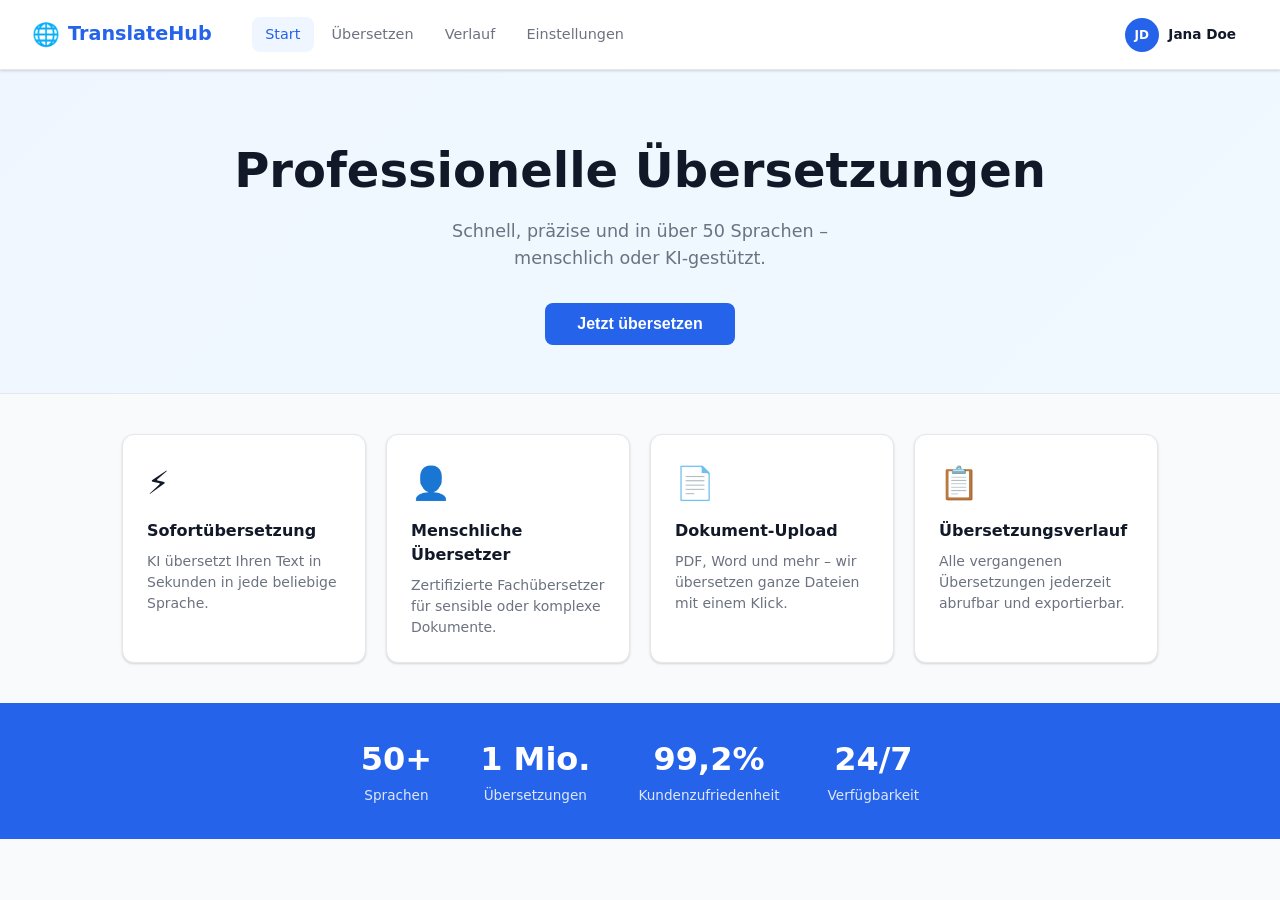
<file: index.html>
<!DOCTYPE html>
<html lang="de">
<head>
  <meta charset="UTF-8" />
  <meta name="viewport" content="width=device-width, initial-scale=1.0" />
  <title>TranslateHub – Übersetzungsdienst</title>
  <link rel="stylesheet" href="styles.css" />
</head>
<body>

  <!-- ===== NAVIGATION ===== -->
  <nav class="navbar">
    <div class="nav-brand" onclick="showScreen('home')">
      <span class="logo-icon">🌐</span>
      <span class="logo-text">TranslateHub</span>
    </div>
    <div class="nav-links">
      <a onclick="showScreen('home')" class="nav-link active" id="nav-home">Start</a>
      <a onclick="showScreen('translate')" class="nav-link" id="nav-translate">Übersetzen</a>
      <a onclick="showScreen('history')" class="nav-link" id="nav-history">Verlauf</a>
      <a onclick="showScreen('settings')" class="nav-link" id="nav-settings">Einstellungen</a>
    </div>
    <div class="nav-user" onclick="showScreen('profile')">
      <div class="avatar">JD</div>
      <span class="user-name">Jana Doe</span>
    </div>
  </nav>

  <!-- ===== SCREEN: HOME ===== -->
  <div id="screen-home" class="screen active">
    <section class="hero">
      <h1>Professionelle Übersetzungen</h1>
      <p class="hero-sub">Schnell, präzise und in über 50 Sprachen – menschlich oder KI-gestützt.</p>
      <button class="btn btn-primary btn-large" onclick="showScreen('translate')">
        Jetzt übersetzen
      </button>
    </section>

    <section class="features">
      <div class="feature-card" onclick="showScreen('translate')">
        <div class="feature-icon">⚡</div>
        <h3>Sofortübersetzung</h3>
        <p>KI übersetzt Ihren Text in Sekunden in jede beliebige Sprache.</p>
      </div>
      <div class="feature-card" onclick="showModal('modal-human')">
        <div class="feature-icon">👤</div>
        <h3>Menschliche Übersetzer</h3>
        <p>Zertifizierte Fachübersetzer für sensible oder komplexe Dokumente.</p>
      </div>
      <div class="feature-card" onclick="showModal('modal-file')">
        <div class="feature-icon">📄</div>
        <h3>Dokument-Upload</h3>
        <p>PDF, Word und mehr – wir übersetzen ganze Dateien mit einem Klick.</p>
      </div>
      <div class="feature-card" onclick="showScreen('history')">
        <div class="feature-icon">📋</div>
        <h3>Übersetzungsverlauf</h3>
        <p>Alle vergangenen Übersetzungen jederzeit abrufbar und exportierbar.</p>
      </div>
    </section>

    <section class="stats-bar">
      <div class="stat"><span class="stat-num">50+</span><span class="stat-label">Sprachen</span></div>
      <div class="stat"><span class="stat-num">1 Mio.</span><span class="stat-label">Übersetzungen</span></div>
      <div class="stat"><span class="stat-num">99,2%</span><span class="stat-label">Kundenzufriedenheit</span></div>
      <div class="stat"><span class="stat-num">24/7</span><span class="stat-label">Verfügbarkeit</span></div>
    </section>
  </div>

  <!-- ===== SCREEN: TRANSLATE ===== -->
  <div id="screen-translate" class="screen">
    <div class="translate-container">
      <h2 class="page-title">Übersetzen</h2>

      <div class="mode-tabs">
        <button class="mode-tab active" onclick="setMode('text', this)">Text</button>
        <button class="mode-tab" onclick="setMode('file', this)">Datei</button>
        <button class="mode-tab" onclick="setMode('website', this)">Website</button>
      </div>

      <!-- Text Mode -->
      <div id="mode-text" class="mode-panel">
        <div class="lang-bar">
          <div class="lang-select-wrap">
            <label>Ausgangssprache</label>
            <select id="src-lang" class="lang-select">
              <option value="auto">Automatisch erkennen</option>
              <option value="de">Deutsch</option>
              <option value="en">Englisch</option>
              <option value="fr">Französisch</option>
              <option value="es">Spanisch</option>
              <option value="it">Italienisch</option>
              <option value="pt">Portugiesisch</option>
              <option value="nl">Niederländisch</option>
              <option value="pl">Polnisch</option>
              <option value="ru">Russisch</option>
              <option value="zh">Chinesisch</option>
              <option value="ja">Japanisch</option>
              <option value="ar">Arabisch</option>
            </select>
          </div>
          <button class="swap-btn" onclick="swapLanguages()" title="Sprachen tauschen">⇄</button>
          <div class="lang-select-wrap">
            <label>Zielsprache</label>
            <select id="tgt-lang" class="lang-select">
              <option value="en">Englisch</option>
              <option value="de">Deutsch</option>
              <option value="fr">Französisch</option>
              <option value="es">Spanisch</option>
              <option value="it">Italienisch</option>
              <option value="pt">Portugiesisch</option>
              <option value="nl">Niederländisch</option>
              <option value="pl">Polnisch</option>
              <option value="ru">Russisch</option>
              <option value="zh">Chinesisch</option>
              <option value="ja">Japanisch</option>
              <option value="ar">Arabisch</option>
            </select>
          </div>
        </div>

        <div class="editor-grid">
          <div class="editor-panel">
            <textarea id="source-text" placeholder="Text hier eingeben..." oninput="updateCharCount()"></textarea>
            <div class="editor-footer">
              <span id="char-count">0 / 5000 Zeichen</span>
              <button class="icon-btn" onclick="clearSource()" title="Löschen">✕</button>
            </div>
          </div>
          <div class="editor-panel result-panel">
            <div id="result-text" class="result-text placeholder">Übersetzung erscheint hier...</div>
            <div class="editor-footer">
              <span id="detect-label"></span>
              <div class="result-actions">
                <button class="icon-btn" onclick="copyResult()" title="Kopieren">📋</button>
                <button class="icon-btn" onclick="speakResult()" title="Vorlesen">🔊</button>
                <button class="icon-btn" onclick="saveToHistory()" title="Speichern">💾</button>
              </div>
            </div>
          </div>
        </div>

        <div class="translate-actions">
          <div class="quality-toggle">
            <label class="toggle-label">
              <input type="checkbox" id="quality-check" />
              <span>Qualitätsprüfung</span>
            </label>
            <label class="toggle-label">
              <input type="checkbox" id="formal-check" />
              <span>Formell</span>
            </label>
          </div>
          <button class="btn btn-primary" onclick="translateText()">Übersetzen</button>
        </div>
      </div>

      <!-- File Mode -->
      <div id="mode-file" class="mode-panel hidden">
        <div class="upload-zone" onclick="showModal('modal-file')" id="upload-zone">
          <div class="upload-icon">📂</div>
          <p class="upload-title">Datei hier ablegen oder klicken</p>
          <p class="upload-sub">Unterstützte Formate: PDF, DOCX, PPTX, TXT (max. 50 MB)</p>
          <button class="btn btn-secondary">Datei auswählen</button>
        </div>
      </div>

      <!-- Website Mode -->
      <div id="mode-website" class="mode-panel hidden">
        <div class="url-input-wrap">
          <input type="url" id="url-input" placeholder="https://beispiel.de/seite" class="url-input" />
          <button class="btn btn-primary" onclick="showToast('Website-Übersetzung gestartet...')">Übersetzen</button>
        </div>
        <p class="url-hint">Die komplette Website wird in der Zielsprache angezeigt.</p>
      </div>
    </div>
  </div>

  <!-- ===== SCREEN: HISTORY ===== -->
  <div id="screen-history" class="screen">
    <div class="page-container">
      <div class="page-header">
        <h2 class="page-title">Übersetzungsverlauf</h2>
        <div class="header-actions">
          <input type="search" placeholder="Suchen..." class="search-input" oninput="filterHistory(this.value)" />
          <button class="btn btn-secondary btn-sm" onclick="showToast('Verlauf exportiert (CSV)')">Exportieren</button>
        </div>
      </div>

      <div class="filter-chips">
        <button class="chip active" onclick="setHistoryFilter('all', this)">Alle</button>
        <button class="chip" onclick="setHistoryFilter('text', this)">Text</button>
        <button class="chip" onclick="setHistoryFilter('file', this)">Dateien</button>
        <button class="chip" onclick="setHistoryFilter('human', this)">Menschlich</button>
      </div>

      <div id="history-list" class="history-list"></div>
    </div>
  </div>

  <!-- ===== SCREEN: SETTINGS ===== -->
  <div id="screen-settings" class="screen">
    <div class="page-container">
      <h2 class="page-title">Einstellungen</h2>

      <div class="settings-group">
        <h3>Sprache & Region</h3>
        <div class="setting-row">
          <div>
            <span class="setting-name">Standard-Ausgangssprache</span>
            <span class="setting-desc">Wird beim Start vorausgewählt</span>
          </div>
          <select class="setting-control">
            <option>Automatisch erkennen</option>
            <option>Deutsch</option>
            <option>Englisch</option>
          </select>
        </div>
        <div class="setting-row">
          <div>
            <span class="setting-name">Standard-Zielsprache</span>
          </div>
          <select class="setting-control">
            <option>Englisch</option>
            <option>Deutsch</option>
            <option>Französisch</option>
          </select>
        </div>
      </div>

      <div class="settings-group">
        <h3>Darstellung</h3>
        <div class="setting-row">
          <div>
            <span class="setting-name">Dunkelmodus</span>
            <span class="setting-desc">Dunkles Farbschema aktivieren</span>
          </div>
          <label class="switch">
            <input type="checkbox" id="dark-mode-toggle" onchange="toggleDarkMode()" />
            <span class="slider"></span>
          </label>
        </div>
        <div class="setting-row">
          <div>
            <span class="setting-name">Schriftgröße</span>
          </div>
          <select class="setting-control">
            <option>Normal</option>
            <option>Groß</option>
            <option>Sehr groß</option>
          </select>
        </div>
      </div>

      <div class="settings-group">
        <h3>Benachrichtigungen</h3>
        <div class="setting-row">
          <div>
            <span class="setting-name">E-Mail bei fertigem Auftrag</span>
          </div>
          <label class="switch">
            <input type="checkbox" checked />
            <span class="slider"></span>
          </label>
        </div>
        <div class="setting-row">
          <div>
            <span class="setting-name">Push-Benachrichtigungen</span>
          </div>
          <label class="switch">
            <input type="checkbox" />
            <span class="slider"></span>
          </label>
        </div>
      </div>

      <div class="settings-group">
        <h3>Datenschutz</h3>
        <div class="setting-row">
          <div>
            <span class="setting-name">Verlauf speichern</span>
            <span class="setting-desc">Übersetzungen lokal speichern</span>
          </div>
          <label class="switch">
            <input type="checkbox" checked />
            <span class="slider"></span>
          </label>
        </div>
        <div class="setting-row">
          <div>
            <span class="setting-name">Trainingsdaten freigeben</span>
            <span class="setting-desc">Hilft, die KI zu verbessern</span>
          </div>
          <label class="switch">
            <input type="checkbox" />
            <span class="slider"></span>
          </label>
        </div>
      </div>

      <button class="btn btn-primary" onclick="showToast('Einstellungen gespeichert')">Speichern</button>
    </div>
  </div>

  <!-- ===== SCREEN: PROFILE ===== -->
  <div id="screen-profile" class="screen">
    <div class="page-container">
      <h2 class="page-title">Mein Profil</h2>

      <div class="profile-card">
        <div class="profile-avatar">JD</div>
        <div class="profile-info">
          <h3>Jana Doe</h3>
          <p>jana.doe@beispiel.de</p>
          <span class="plan-badge">Pro-Plan</span>
        </div>
        <button class="btn btn-secondary btn-sm" onclick="showToast('Profilbild geändert')">Bearbeiten</button>
      </div>

      <div class="settings-group">
        <h3>Kontoinformationen</h3>
        <div class="setting-row">
          <span class="setting-name">Name</span>
          <input type="text" value="Jana Doe" class="setting-input" />
        </div>
        <div class="setting-row">
          <span class="setting-name">E-Mail</span>
          <input type="email" value="jana.doe@beispiel.de" class="setting-input" />
        </div>
        <div class="setting-row">
          <span class="setting-name">Passwort</span>
          <button class="btn btn-secondary btn-sm" onclick="showModal('modal-password')">Ändern</button>
        </div>
      </div>

      <div class="settings-group">
        <h3>Nutzung diesen Monat</h3>
        <div class="usage-bar-wrap">
          <div class="usage-label"><span>Zeichen</span><span>38.200 / 100.000</span></div>
          <div class="usage-bar"><div class="usage-fill" style="width:38%"></div></div>
        </div>
        <div class="usage-bar-wrap">
          <div class="usage-label"><span>Dokumente</span><span>4 / 20</span></div>
          <div class="usage-bar"><div class="usage-fill" style="width:20%"></div></div>
        </div>
      </div>

      <div class="btn-row">
        <button class="btn btn-primary" onclick="showToast('Änderungen gespeichert')">Speichern</button>
        <button class="btn btn-danger" onclick="showModal('modal-logout')">Abmelden</button>
      </div>
    </div>
  </div>

  <!-- ===== MODAL: Human Translator ===== -->
  <div id="modal-human" class="modal-overlay hidden" onclick="closeModalOutside(event, 'modal-human')">
    <div class="modal">
      <div class="modal-header">
        <h3>Menschlicher Übersetzer</h3>
        <button class="modal-close" onclick="closeModal('modal-human')">✕</button>
      </div>
      <div class="modal-body">
        <p>Wählen Sie Ihr Sprachpaar und beschreiben Sie den Auftrag:</p>
        <div class="form-row">
          <select class="form-control">
            <option>Deutsch → Englisch</option>
            <option>Englisch → Deutsch</option>
            <option>Deutsch → Französisch</option>
            <option>Englisch → Spanisch</option>
          </select>
        </div>
        <div class="form-row">
          <select class="form-control">
            <option>Allgemein</option>
            <option>Juristisch</option>
            <option>Medizinisch</option>
            <option>Technisch</option>
            <option>Marketing</option>
          </select>
        </div>
        <div class="form-row">
          <textarea class="form-control" rows="4" placeholder="Beschreibung des Auftrags / besondere Anforderungen..."></textarea>
        </div>
        <div class="price-estimate">
          <span>Geschätzte Kosten:</span>
          <strong>ab € 0,12 / Wort</strong>
        </div>
      </div>
      <div class="modal-footer">
        <button class="btn btn-secondary" onclick="closeModal('modal-human')">Abbrechen</button>
        <button class="btn btn-primary" onclick="submitOrder()">Auftrag anfragen</button>
      </div>
    </div>
  </div>

  <!-- ===== MODAL: File Upload ===== -->
  <div id="modal-file" class="modal-overlay hidden" onclick="closeModalOutside(event, 'modal-file')">
    <div class="modal">
      <div class="modal-header">
        <h3>Dokument hochladen</h3>
        <button class="modal-close" onclick="closeModal('modal-file')">✕</button>
      </div>
      <div class="modal-body">
        <div class="upload-zone-modal">
          <div class="upload-icon">📂</div>
          <p>Datei auswählen oder hier ablegen</p>
          <p class="upload-sub">PDF, DOCX, PPTX, TXT – max. 50 MB</p>
        </div>
        <div class="form-row simulated-file">
          <span class="file-chip">📄 Vertrag_Final.pdf <button onclick="removeFile(this)">✕</button></span>
        </div>
        <div class="form-row">
          <label>Zielsprache</label>
          <select class="form-control">
            <option>Englisch</option>
            <option>Französisch</option>
            <option>Spanisch</option>
          </select>
        </div>
      </div>
      <div class="modal-footer">
        <button class="btn btn-secondary" onclick="closeModal('modal-file')">Abbrechen</button>
        <button class="btn btn-primary" onclick="startFileTranslation()">Übersetzung starten</button>
      </div>
    </div>
  </div>

  <!-- ===== MODAL: Logout ===== -->
  <div id="modal-logout" class="modal-overlay hidden" onclick="closeModalOutside(event, 'modal-logout')">
    <div class="modal modal-sm">
      <div class="modal-header">
        <h3>Abmelden</h3>
        <button class="modal-close" onclick="closeModal('modal-logout')">✕</button>
      </div>
      <div class="modal-body">
        <p>Möchten Sie sich wirklich abmelden?</p>
      </div>
      <div class="modal-footer">
        <button class="btn btn-secondary" onclick="closeModal('modal-logout')">Abbrechen</button>
        <button class="btn btn-danger" onclick="showToast('Abgemeldet'); closeModal('modal-logout')">Abmelden</button>
      </div>
    </div>
  </div>

  <!-- ===== MODAL: Password ===== -->
  <div id="modal-password" class="modal-overlay hidden" onclick="closeModalOutside(event, 'modal-password')">
    <div class="modal modal-sm">
      <div class="modal-header">
        <h3>Passwort ändern</h3>
        <button class="modal-close" onclick="closeModal('modal-password')">✕</button>
      </div>
      <div class="modal-body">
        <div class="form-row">
          <label>Aktuelles Passwort</label>
          <input type="password" class="form-control" placeholder="••••••••" />
        </div>
        <div class="form-row">
          <label>Neues Passwort</label>
          <input type="password" class="form-control" placeholder="••••••••" />
        </div>
        <div class="form-row">
          <label>Passwort bestätigen</label>
          <input type="password" class="form-control" placeholder="••••••••" />
        </div>
      </div>
      <div class="modal-footer">
        <button class="btn btn-secondary" onclick="closeModal('modal-password')">Abbrechen</button>
        <button class="btn btn-primary" onclick="showToast('Passwort geändert'); closeModal('modal-password')">Speichern</button>
      </div>
    </div>
  </div>

  <!-- ===== TOAST ===== -->
  <div id="toast" class="toast hidden"></div>

  <script src="app.js"></script>
</body>
</html>
</file>
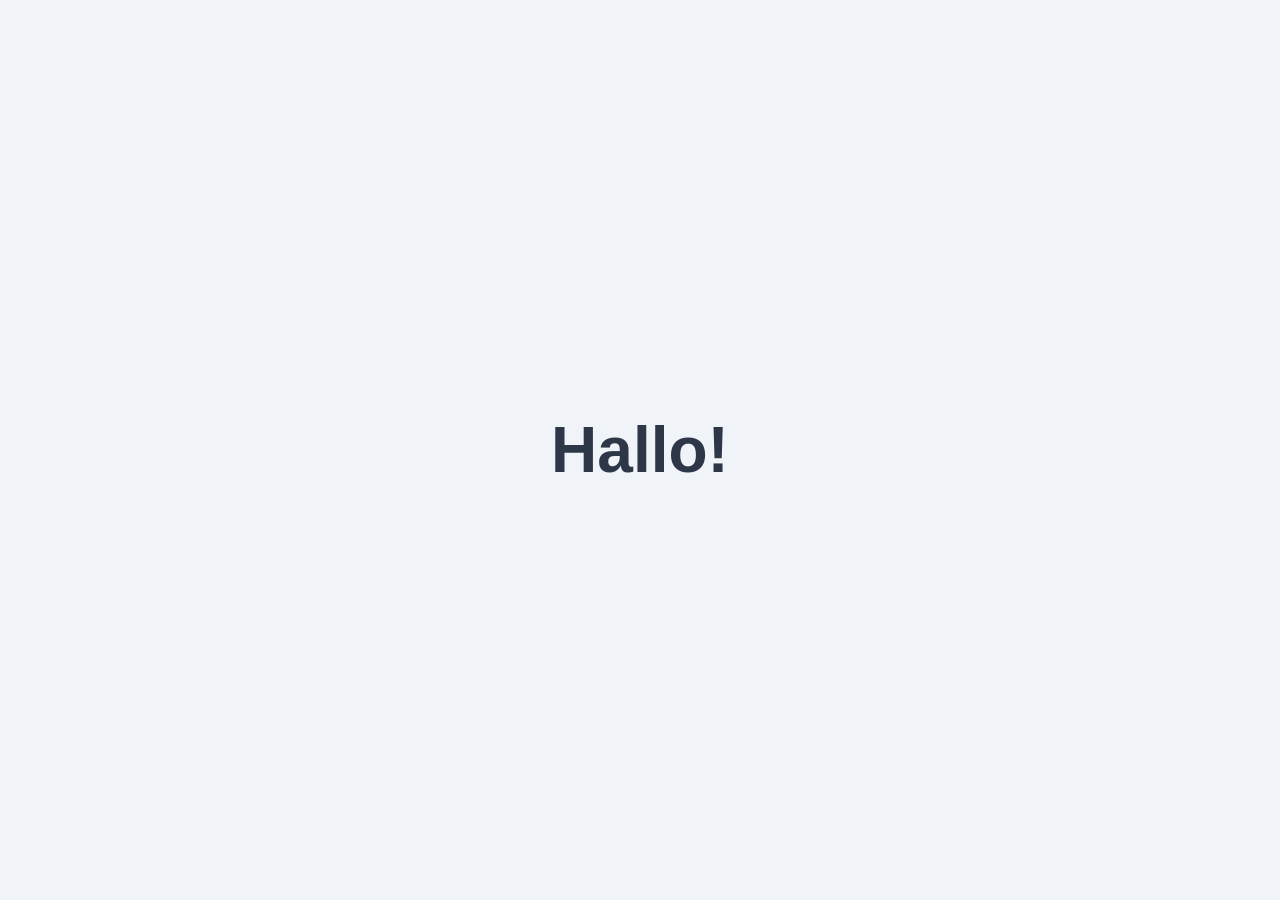
<file: hello.html>
<!DOCTYPE html>
<html lang="de">
<head>
  <meta charset="UTF-8" />
  <meta name="viewport" content="width=device-width, initial-scale=1.0" />
  <title>Hallo</title>
  <style>
    body {
      display: flex;
      justify-content: center;
      align-items: center;
      min-height: 100vh;
      margin: 0;
      background: #f0f4f8;
      font-family: Arial, sans-serif;
    }
    h1 {
      font-size: 4rem;
      color: #2d3748;
    }
  </style>
</head>
<body>
  <h1>Hallo!</h1>
</body>
</html>
</file>
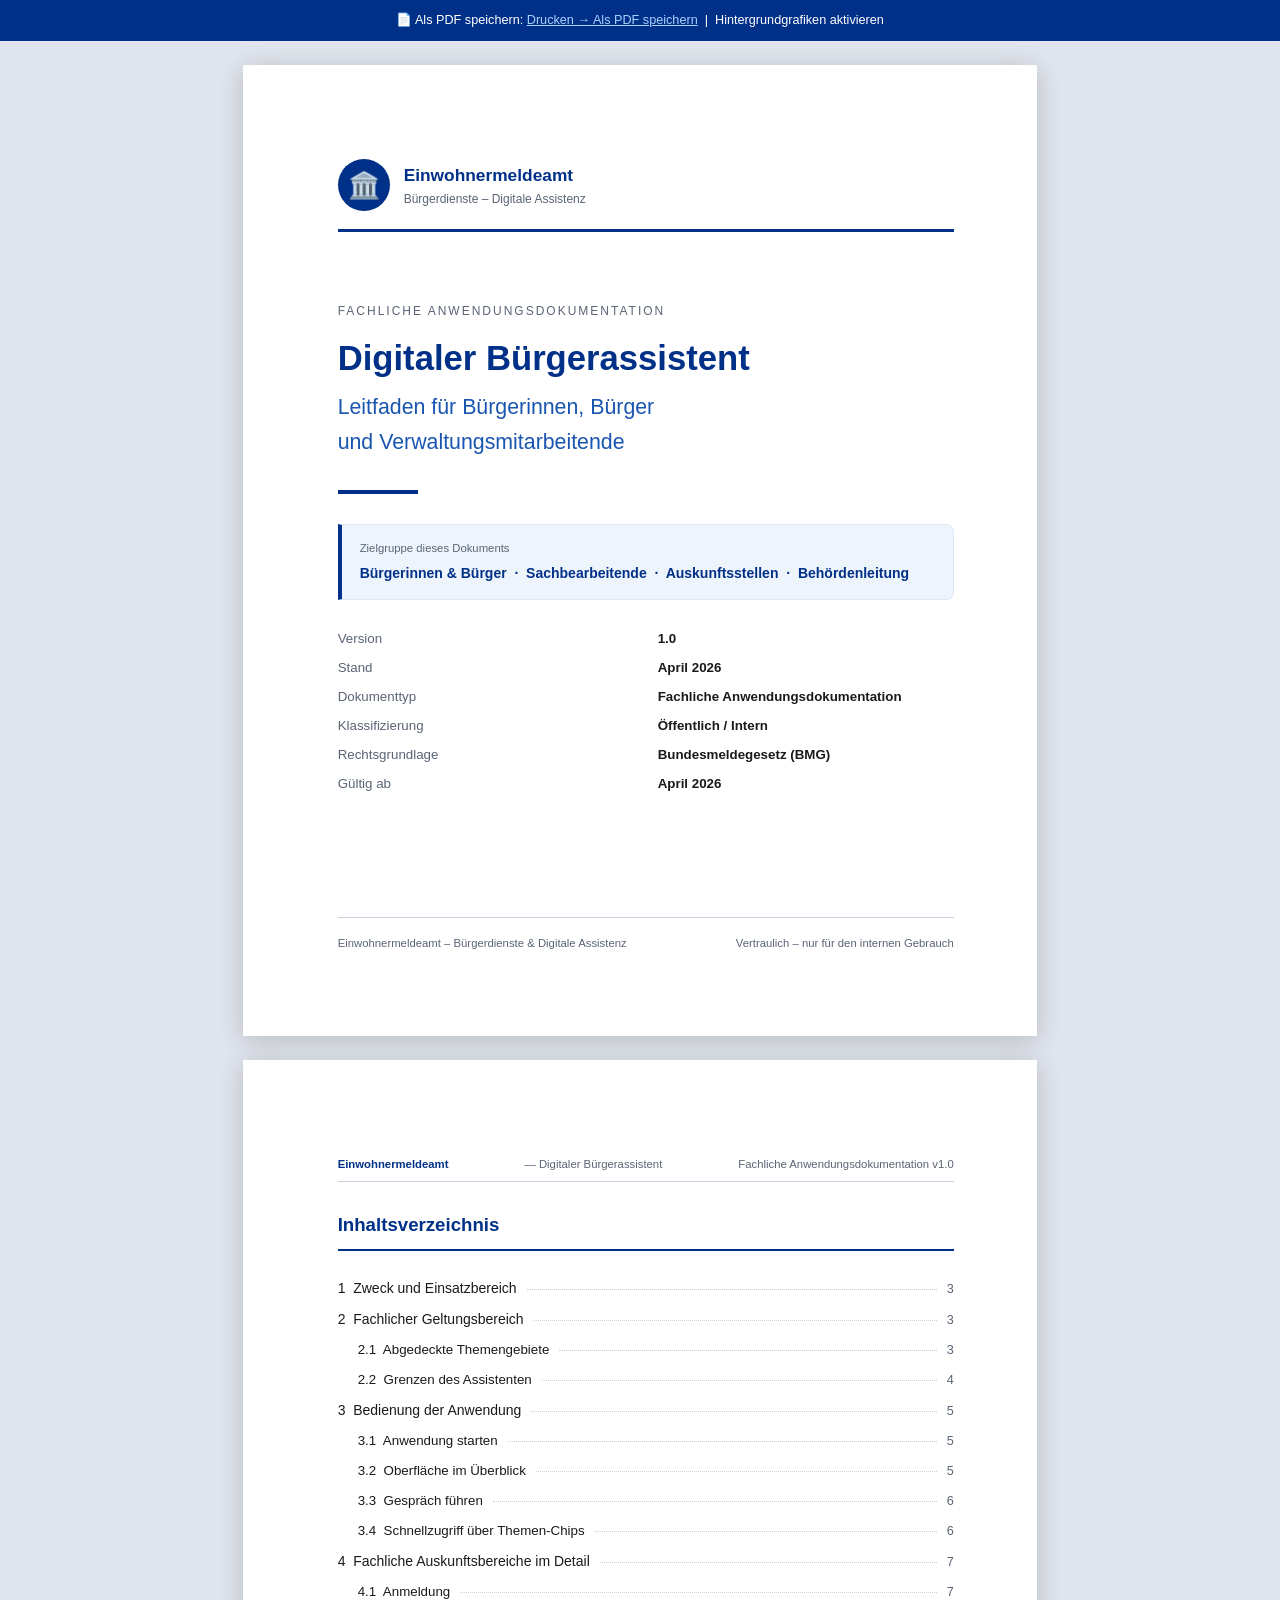
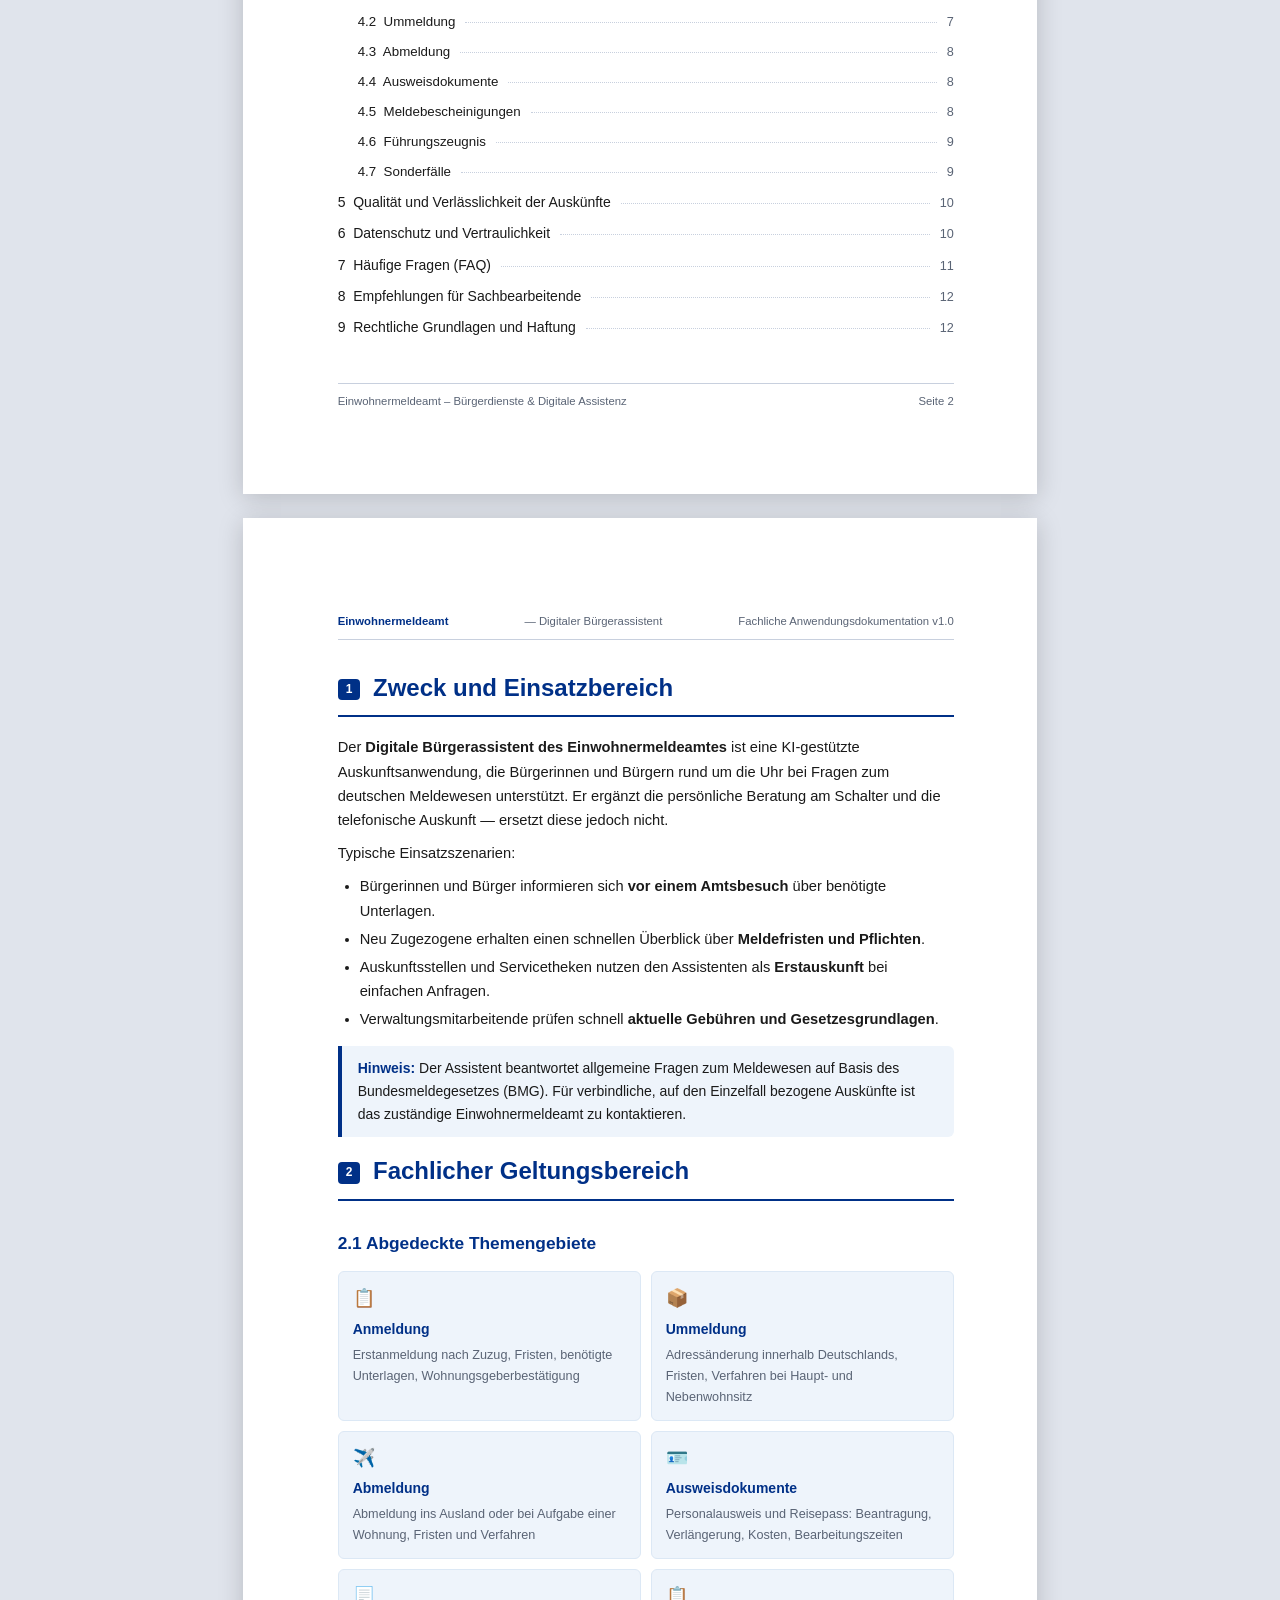
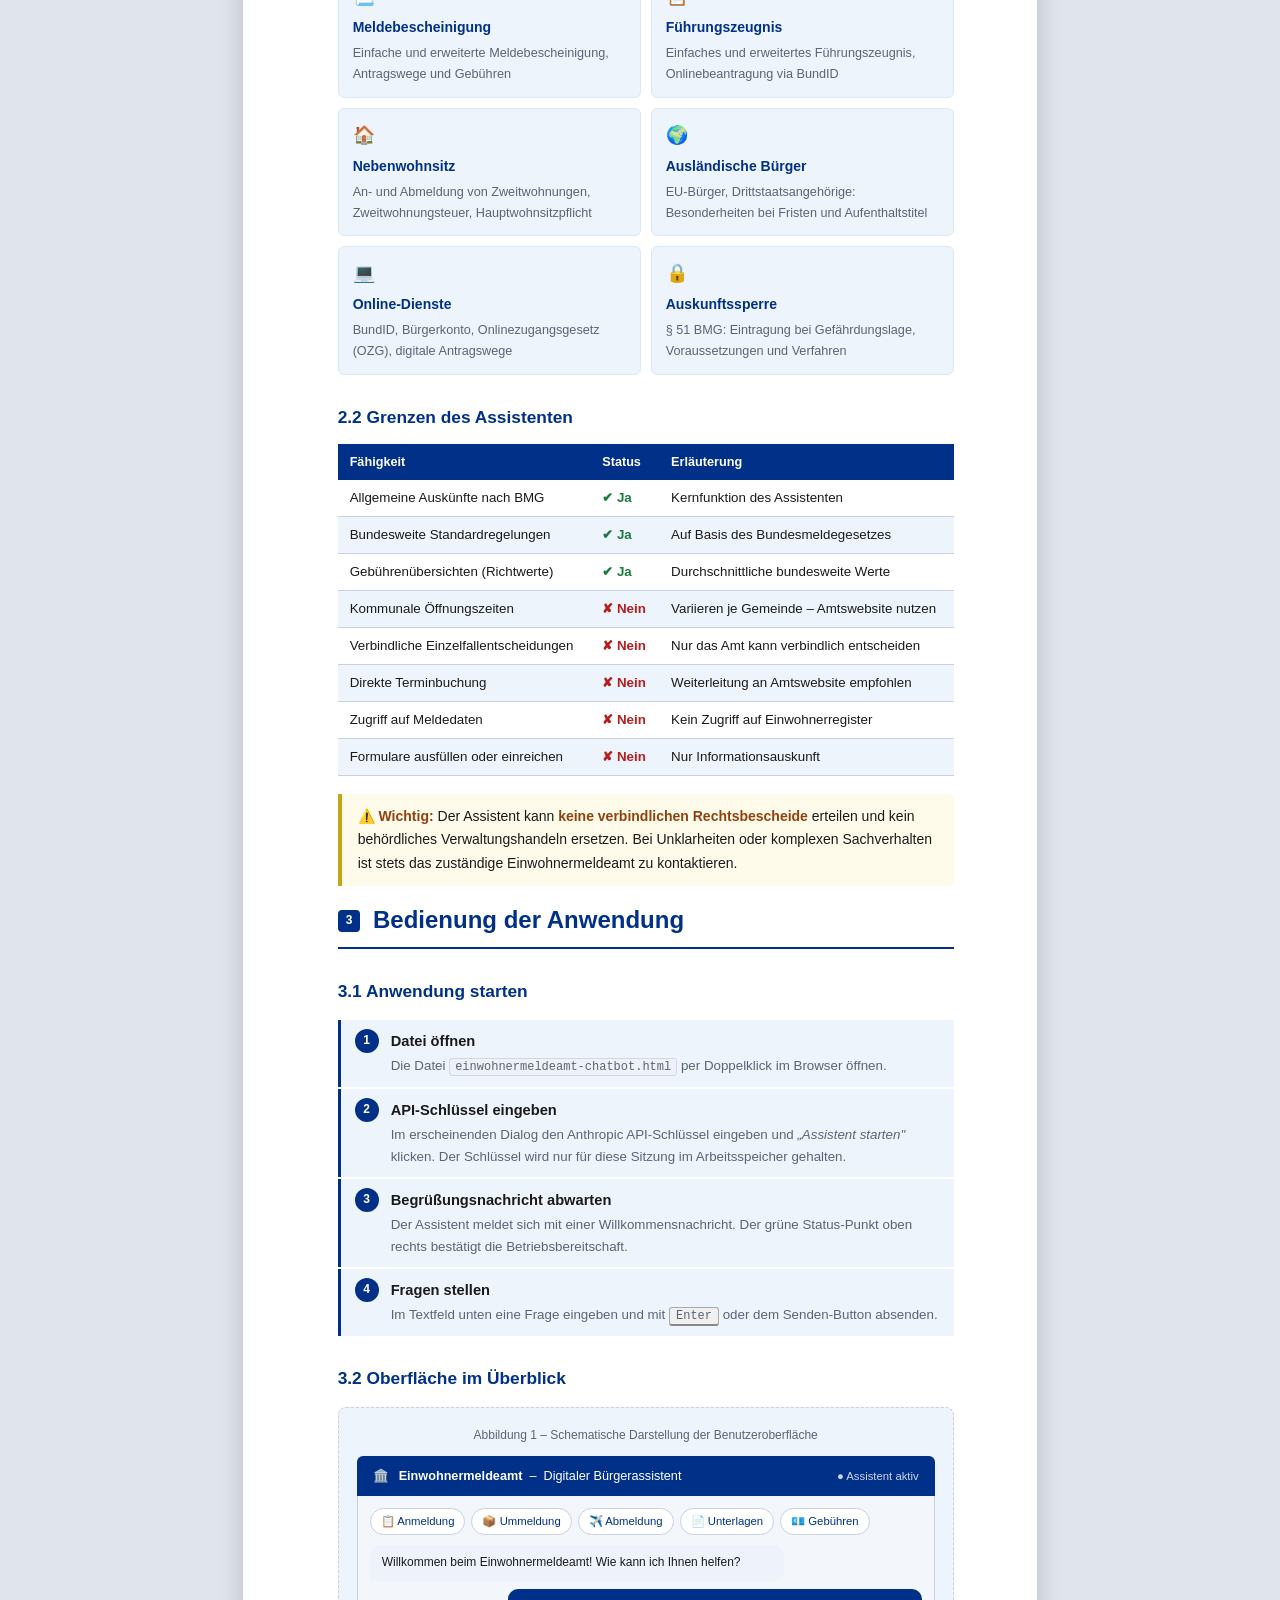
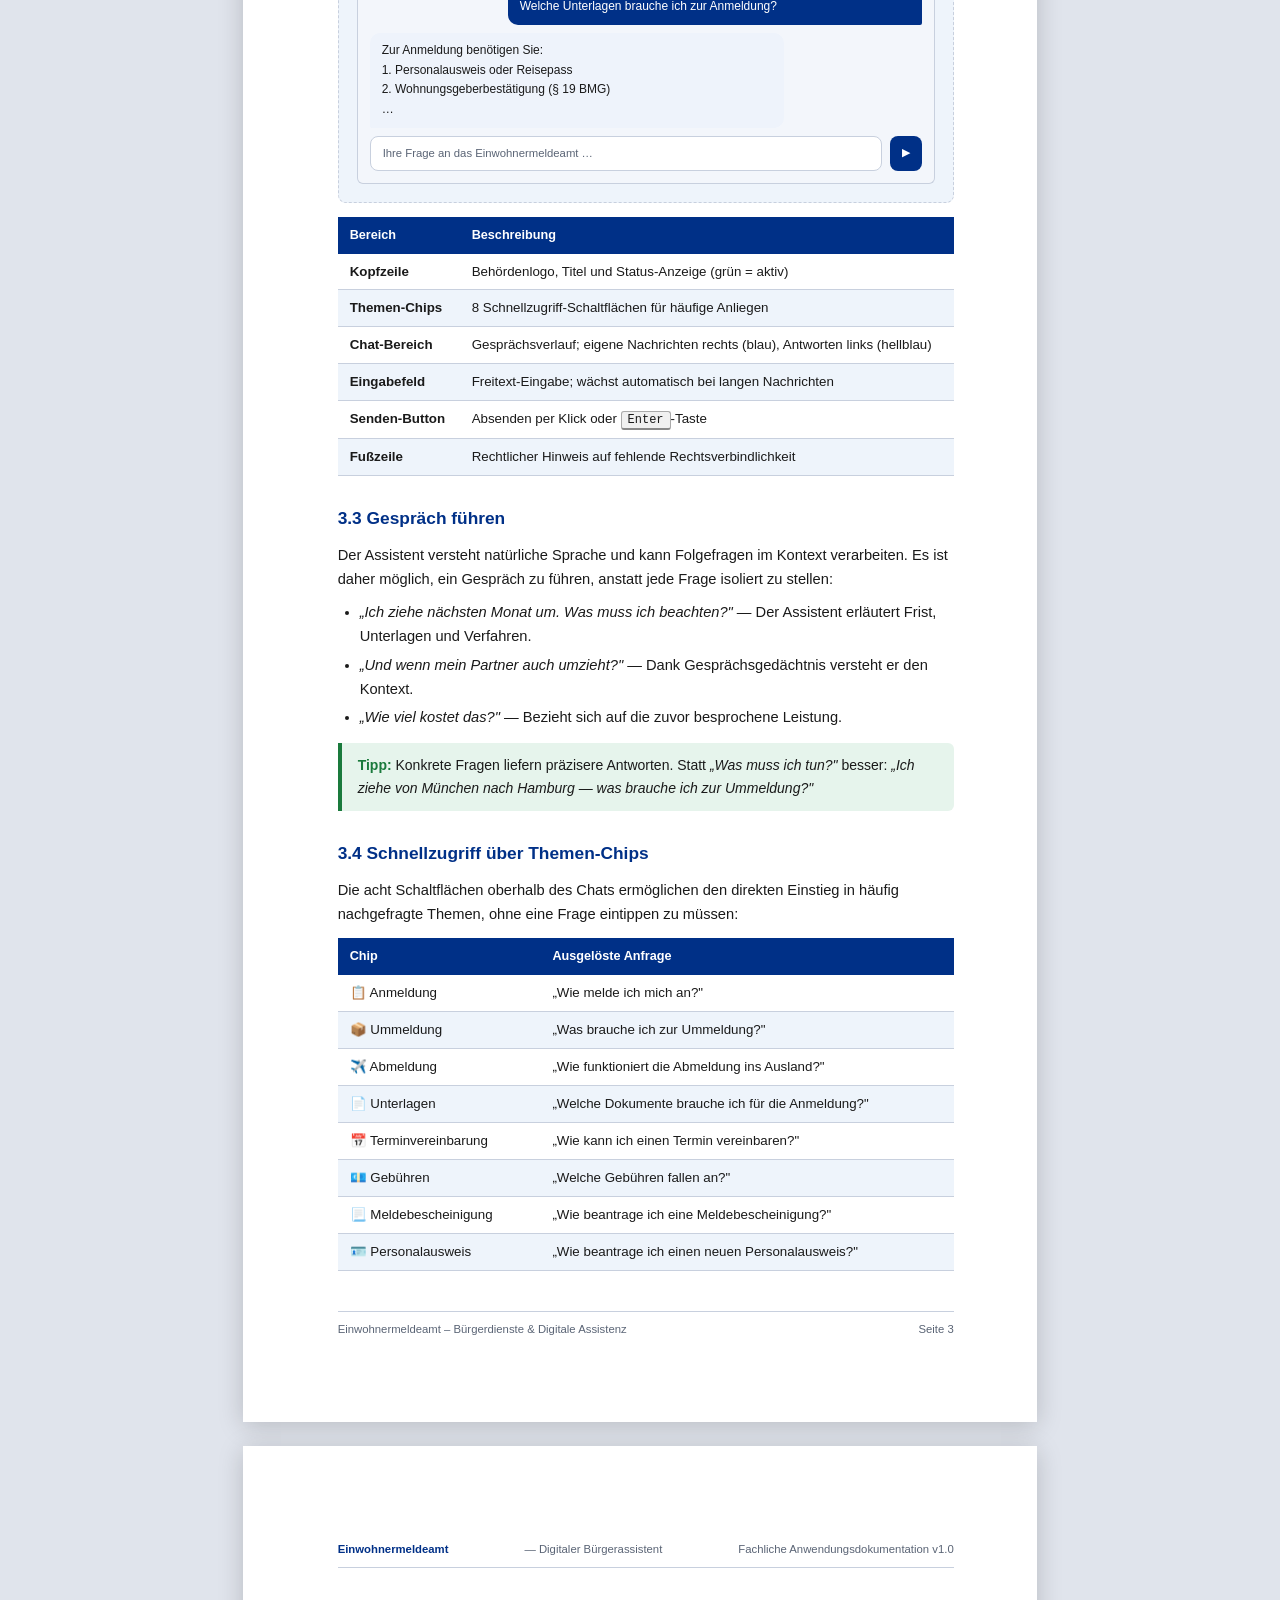
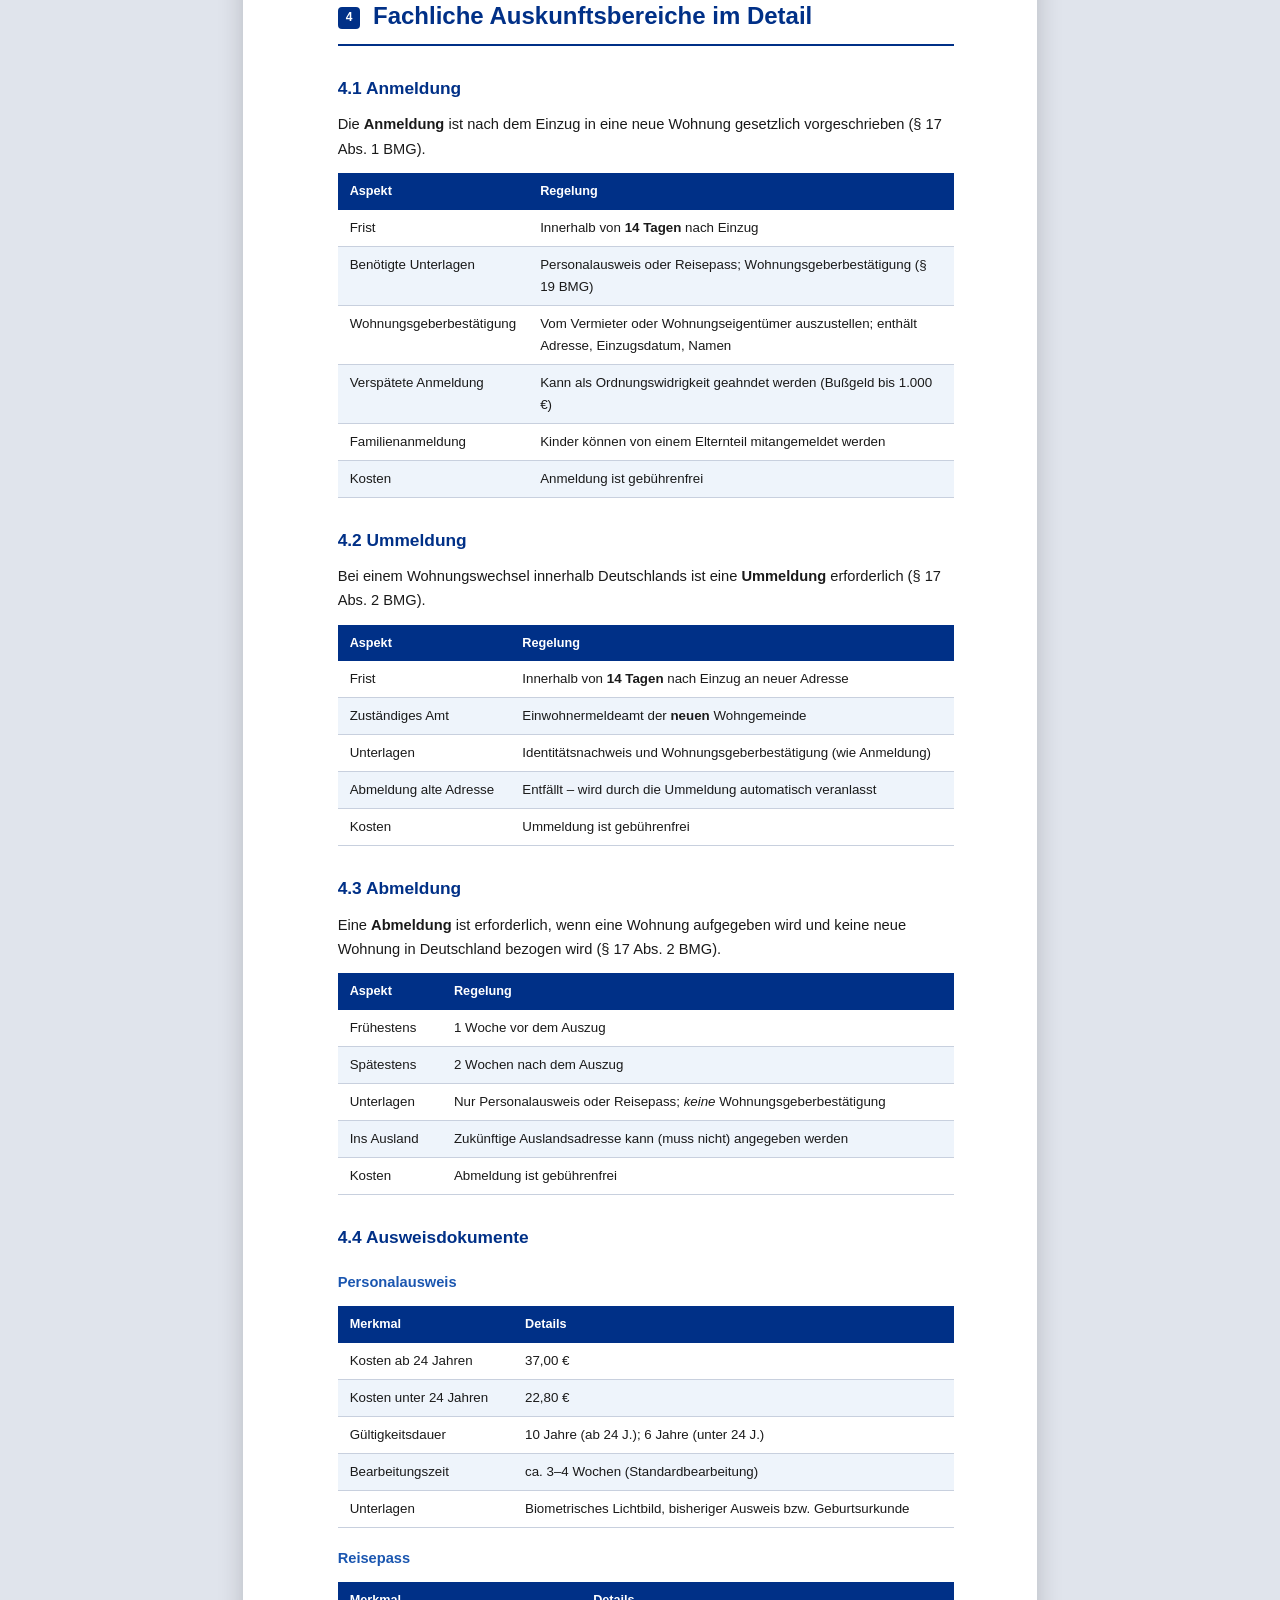
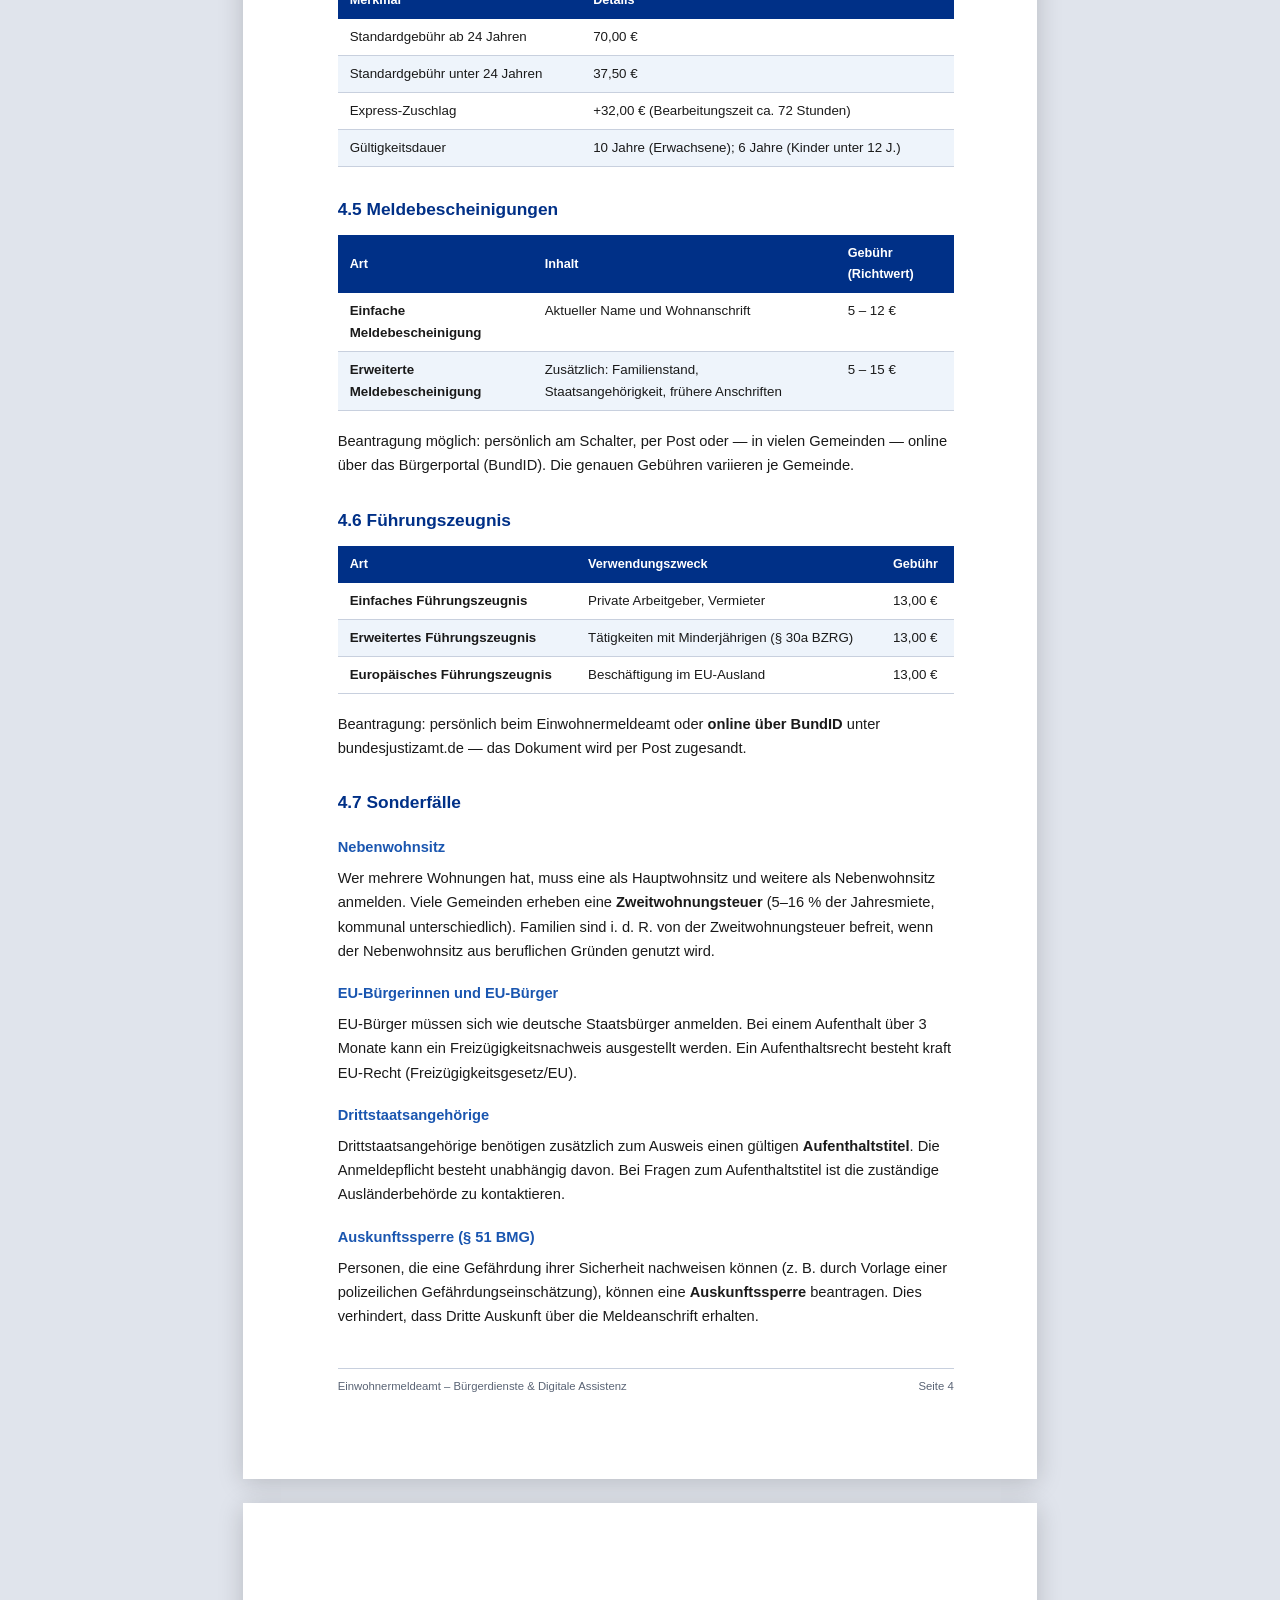
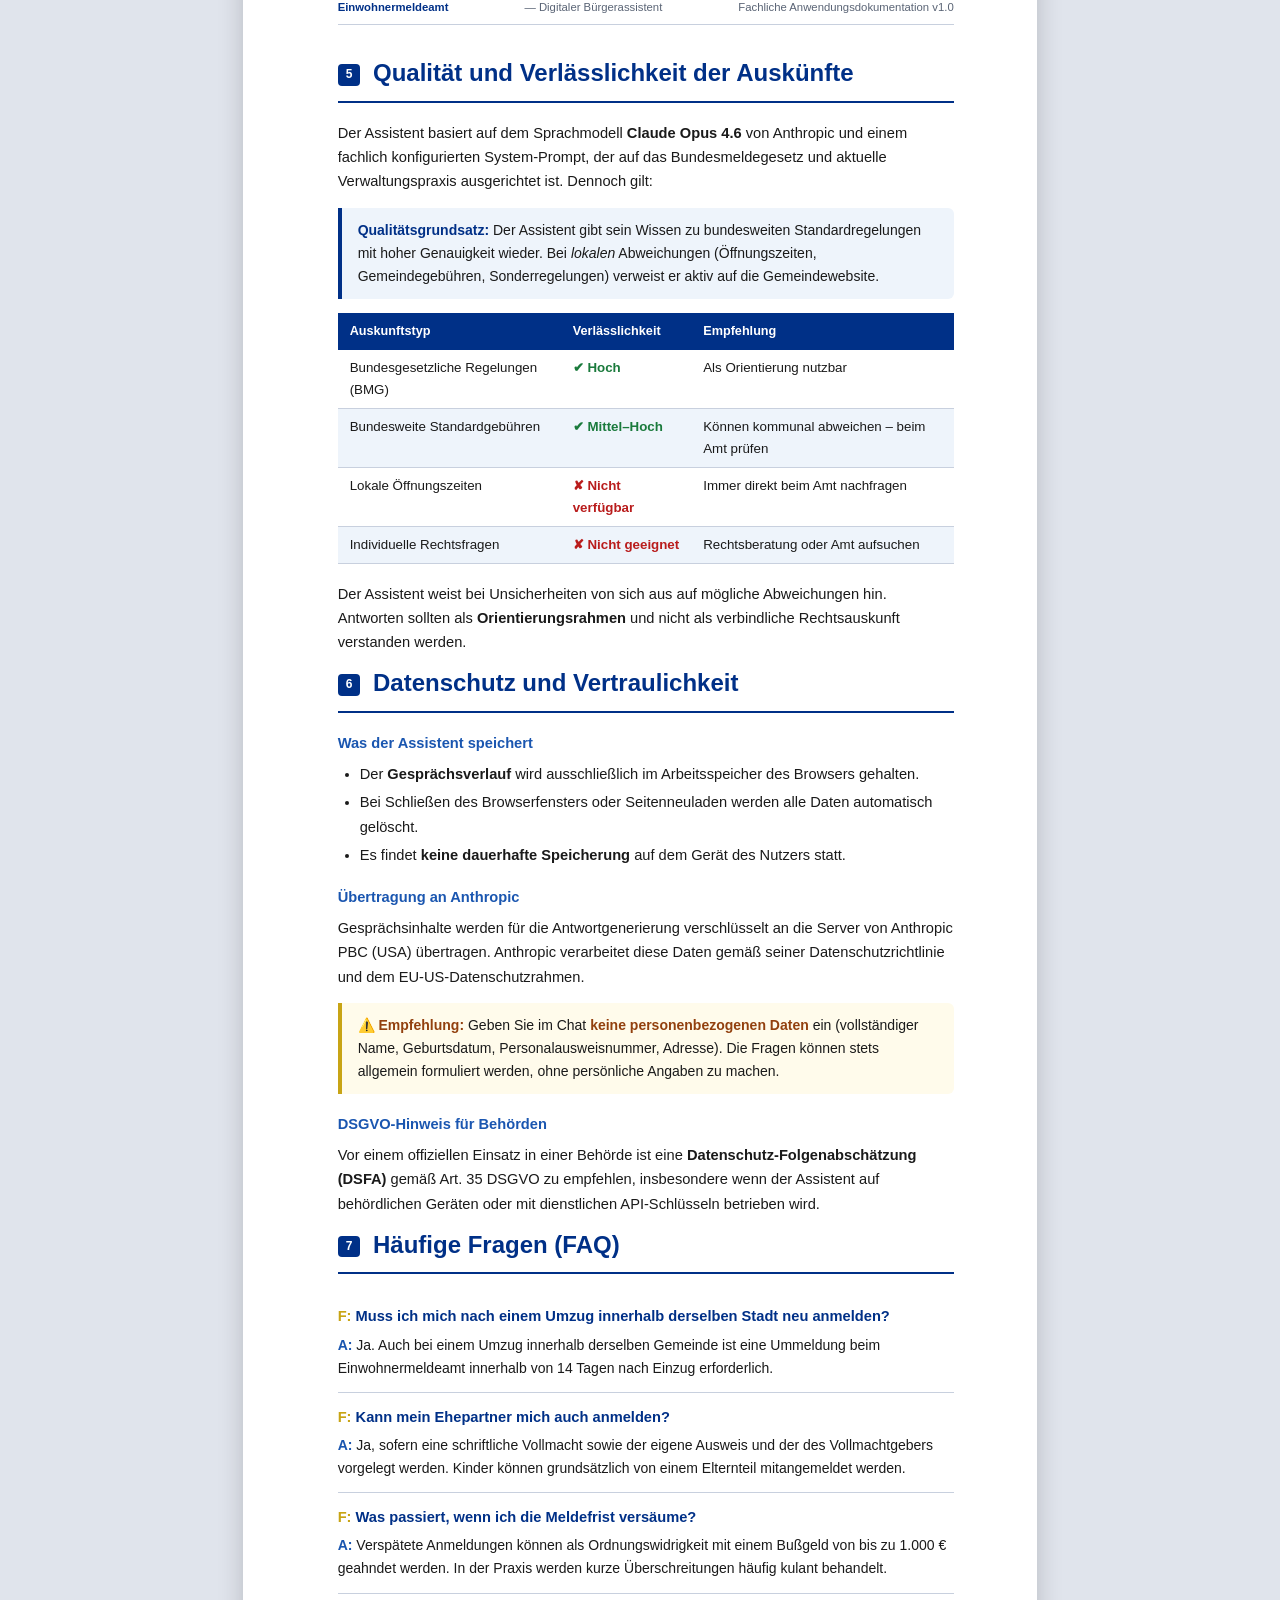
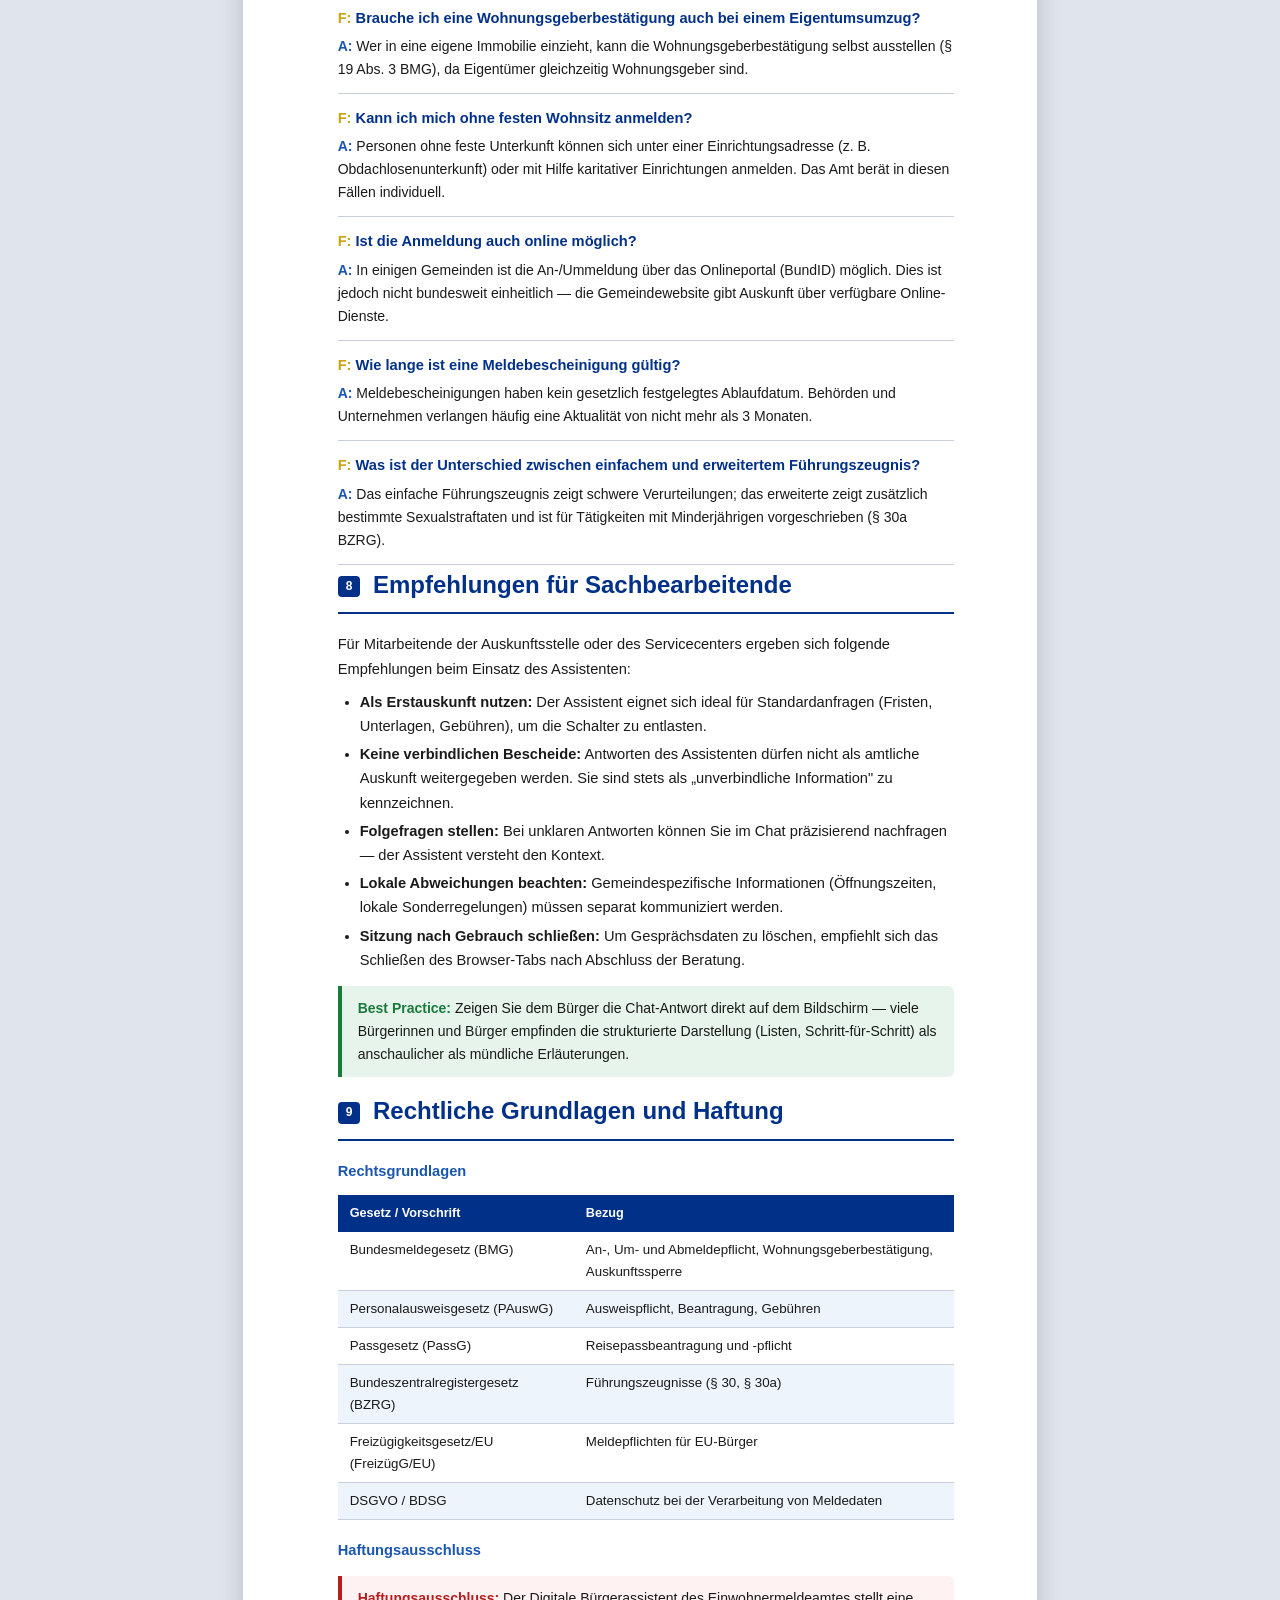
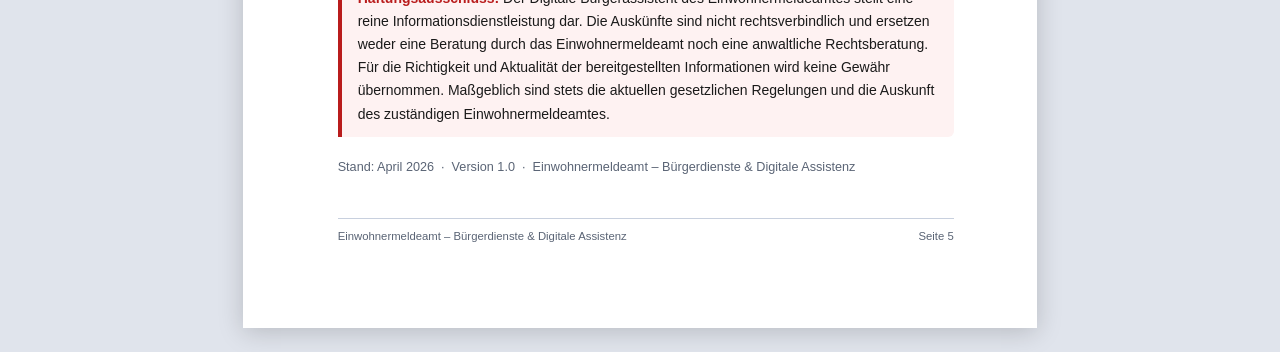
<file: Local Apps/Anwendungsdokumentation_Einwohnermeldeamt_Chatbot.html>
<!DOCTYPE html>
<html lang="de">
<head>
  <meta charset="UTF-8">
  <meta name="viewport" content="width=device-width, initial-scale=1.0">
  <title>Fachliche Anwendungsdokumentation – Digitaler Bürgerassistent Einwohnermeldeamt</title>
  <style>
    *, *::before, *::after { box-sizing: border-box; margin: 0; padding: 0; }

    :root {
      --blue:       #003087;
      --blue-mid:   #1a56b0;
      --blue-light: #dce8f5;
      --blue-pale:  #eef4fb;
      --gold:       #c8a415;
      --green:      #1a7a3c;
      --green-light:#e6f4ec;
      --red:        #b91c1c;
      --red-light:  #fef2f2;
      --text:       #1a1a1a;
      --muted:      #5a6475;
      --border:     #c8d0de;
      --white:      #ffffff;
    }

    body {
      font-family: Calibri, "Segoe UI", Arial, sans-serif;
      font-size: 11pt;
      color: var(--text);
      background: #e0e4ec;
      line-height: 1.65;
    }

    .page {
      background: var(--white);
      max-width: 210mm;
      margin: 24px auto;
      padding: 25mm 22mm 22mm 25mm;
      box-shadow: 0 4px 24px rgba(0,0,0,.18);
    }

    /* ── Cover ── */
    .cover { min-height: 257mm; display: flex; flex-direction: column; page-break-after: always; }
    .cover-header {
      display: flex; align-items: center; gap: 14px;
      padding-bottom: 18px; border-bottom: 3px solid var(--blue); margin-bottom: 70px;
    }
    .cover-emblem {
      width: 52px; height: 52px; background: var(--blue); border-radius: 50%;
      display: flex; align-items: center; justify-content: center;
      font-size: 26px; flex-shrink: 0;
    }
    .cover-org     { font-size: 13pt; font-weight: 700; color: var(--blue); }
    .cover-org-sub { font-size: 9pt; color: var(--muted); }

    .cover-label   { font-size: 9pt; color: var(--muted); text-transform: uppercase; letter-spacing: 2px; margin-bottom: 16px; }
    .cover-h1      { font-size: 26pt; font-weight: 700; color: var(--blue); line-height: 1.2; margin-bottom: 10px; }
    .cover-h2      { font-size: 16pt; color: var(--blue-mid); font-weight: 400; margin-bottom: 30px; }
    .cover-rule    { height: 4px; background: var(--blue); width: 80px; margin-bottom: 30px; }

    .cover-audience {
      background: var(--blue-pale); border: 1px solid var(--blue-light);
      border-left: 4px solid var(--blue); border-radius: 0 8px 8px 0;
      padding: 14px 18px; margin-bottom: 28px;
    }
    .cover-audience-label { font-size: 8.5pt; color: var(--muted); margin-bottom: 4px; }
    .cover-audience-val   { font-size: 10.5pt; font-weight: 600; color: var(--blue); }

    .cover-meta { display: grid; grid-template-columns: 1fr 1fr; gap: 7px 24px; font-size: 10pt; }
    .cover-meta-key { color: var(--muted); }
    .cover-meta-val { font-weight: 600; }

    .cover-footer {
      margin-top: auto; padding-top: 16px; border-top: 1px solid var(--border);
      font-size: 8.5pt; color: var(--muted); display: flex; justify-content: space-between;
    }

    /* ── TOC ── */
    .toc-page    { page-break-after: always; }
    .toc-title   { font-size: 14pt; font-weight: 700; color: var(--blue); margin-bottom: 22px; padding-bottom: 8px; border-bottom: 2px solid var(--blue); }
    .toc-entry   { display: flex; align-items: baseline; gap: 4px; padding: 4px 0; font-size: 10.5pt; }
    .toc-entry a { color: var(--text); text-decoration: none; flex-shrink: 0; }
    .toc-entry a:hover { color: var(--blue); text-decoration: underline; }
    .toc-entry.h2  { padding-left: 20px; font-size: 10pt; }
    .toc-entry.h3  { padding-left: 40px; font-size: 9.5pt; color: var(--muted); }
    .toc-dots      { flex: 1; border-bottom: 1px dotted var(--border); margin: 0 6px; position: relative; top: -3px; }
    .toc-page-num  { color: var(--muted); font-size: 9.5pt; flex-shrink: 0; }

    /* ── Running elements ── */
    .content-page { page-break-before: always; }
    .running-header {
      display: flex; justify-content: space-between; align-items: center;
      padding-bottom: 8px; border-bottom: 1px solid var(--border);
      margin-bottom: 28px; font-size: 8.5pt; color: var(--muted);
    }
    .running-header strong { color: var(--blue); }
    .running-footer {
      margin-top: 40px; padding-top: 8px; border-top: 1px solid var(--border);
      display: flex; justify-content: space-between; font-size: 8.5pt; color: var(--muted);
    }

    /* ── Headings ── */
    h1 { font-size: 18pt; font-weight: 700; color: var(--blue); margin: 0 0 18px; padding-bottom: 8px; border-bottom: 2px solid var(--blue); page-break-after: avoid; }
    h2 { font-size: 13pt; font-weight: 700; color: var(--blue); margin: 28px 0 10px; page-break-after: avoid; }
    h3 { font-size: 11pt; font-weight: 700; color: var(--blue-mid); margin: 18px 0 7px; page-break-after: avoid; }

    /* ── Body ── */
    p   { margin-bottom: 9px; }
    ul, ol { padding-left: 22px; margin-bottom: 10px; }
    li  { margin-bottom: 4px; }
    strong { font-weight: 700; }
    code { font-family: "Consolas", "Courier New", monospace; font-size: 9pt; background: #eef2f8; border: 1px solid #d0d8e8; border-radius: 3px; padding: 1px 5px; }
    kbd  { font-family: "Consolas", "Courier New", monospace; font-size: 9pt; background: #f0f0f0; border: 1px solid #aaa; border-bottom: 2px solid #888; border-radius: 3px; padding: 1px 6px; }

    .section-num { display: inline-block; background: var(--blue); color: var(--white); border-radius: 4px; padding: 1px 8px; font-size: 9pt; font-weight: 700; margin-right: 6px; vertical-align: middle; }

    /* ── Tables ── */
    table { width: 100%; border-collapse: collapse; margin: 12px 0 18px; font-size: 10pt; page-break-inside: avoid; }
    thead tr { background: var(--blue); color: var(--white); }
    thead th  { padding: 8px 12px; text-align: left; font-weight: 700; font-size: 9.5pt; }
    tbody tr:nth-child(even) { background: var(--blue-pale); }
    tbody tr:nth-child(odd)  { background: var(--white); }
    tbody td  { padding: 7px 12px; border-bottom: 1px solid var(--border); vertical-align: top; }

    /* ── Info / warn / tip boxes ── */
    .box { padding: 11px 16px; margin: 14px 0; border-radius: 0 6px 6px 0; font-size: 10.5pt; }
    .box-blue  { background: var(--blue-pale);  border-left: 4px solid var(--blue); }
    .box-green { background: var(--green-light); border-left: 4px solid var(--green); }
    .box-warn  { background: #fffbeb;            border-left: 4px solid var(--gold); }
    .box-red   { background: var(--red-light);   border-left: 4px solid var(--red); }
    .box strong { font-weight: 700; }
    .box-blue  strong { color: var(--blue); }
    .box-green strong { color: var(--green); }
    .box-warn  strong { color: #92400e; }
    .box-red   strong { color: var(--red); }

    /* ── Step flow ── */
    .flow { display: flex; flex-direction: column; gap: 2px; margin: 14px 0; }
    .flow-step { display: flex; align-items: flex-start; gap: 12px; padding: 9px 14px; background: var(--blue-pale); border-left: 3px solid var(--blue); }
    .flow-step-num { background: var(--blue); color: var(--white); width: 24px; height: 24px; min-width: 24px; border-radius: 50%; display: flex; align-items: center; justify-content: center; font-size: 9pt; font-weight: 700; }
    .flow-step-body { flex: 1; }
    .flow-step-title { font-weight: 700; margin-bottom: 2px; }
    .flow-step-desc  { font-size: 10pt; color: var(--muted); }

    /* ── Themen-Grid ── */
    .topic-grid { display: grid; grid-template-columns: 1fr 1fr; gap: 10px; margin: 14px 0; }
    .topic-card { background: var(--blue-pale); border: 1px solid var(--blue-light); border-radius: 6px; padding: 12px 14px; }
    .topic-icon { font-size: 18px; margin-bottom: 4px; }
    .topic-title{ font-weight: 700; color: var(--blue); font-size: 10.5pt; margin-bottom: 4px; }
    .topic-desc { font-size: 9.5pt; color: var(--muted); }

    /* ── Screenshot placeholder ── */
    .screen-box {
      border: 1.5px dashed var(--border); border-radius: 8px;
      background: var(--blue-pale); padding: 18px;
      margin: 14px 0; text-align: center;
    }
    .screen-box .screen-label { font-size: 9pt; color: var(--muted); margin-bottom: 10px; }
    .screen-mock-header { background: var(--blue); color: var(--white); border-radius: 6px 6px 0 0; padding: 10px 16px; display: flex; align-items: center; gap: 10px; font-size: 9.5pt; }
    .screen-mock-body   { background: #f3f6fb; border: 1px solid var(--border); border-top: none; border-radius: 0 0 6px 6px; padding: 12px; font-size: 9pt; text-align: left; }
    .screen-chip-row    { display: flex; gap: 6px; flex-wrap: wrap; margin-bottom: 10px; }
    .screen-chip        { background: var(--white); border: 1px solid var(--border); border-radius: 20px; padding: 3px 10px; font-size: 8.5pt; color: var(--blue); }
    .screen-bubble-bot  { background: #eef3fb; border-radius: 10px 10px 10px 2px; padding: 8px 12px; margin-bottom: 8px; max-width: 75%; font-size: 9pt; }
    .screen-bubble-user { background: var(--blue); color: var(--white); border-radius: 10px 10px 2px 10px; padding: 8px 12px; margin-bottom: 8px; max-width: 75%; margin-left: auto; font-size: 9pt; }
    .screen-input-bar   { display: flex; gap: 8px; margin-top: 8px; }
    .screen-input       { flex: 1; background: var(--white); border: 1px solid var(--border); border-radius: 8px; padding: 7px 12px; font-size: 8.5pt; color: var(--muted); }
    .screen-send-btn    { background: var(--blue); color: var(--white); border-radius: 8px; padding: 7px 12px; font-size: 8.5pt; }

    /* ── FAQ ── */
    .faq-item  { border-bottom: 1px solid var(--border); padding: 12px 0; }
    .faq-q     { font-weight: 700; color: var(--blue); margin-bottom: 5px; }
    .faq-q::before { content: "F: "; color: var(--gold); }
    .faq-a     { font-size: 10.5pt; }
    .faq-a::before { content: "A: "; font-weight: 700; color: var(--blue-mid); }

    /* ── Limits table ── */
    .check { color: var(--green); font-weight: 700; }
    .cross  { color: var(--red);   font-weight: 700; }

    @media print {
      body { background: white; }
      .page { margin: 0; padding: 20mm 18mm 18mm 22mm; box-shadow: none; max-width: none; }
      .cover { min-height: 247mm; }
      a { color: inherit; text-decoration: none; }
      .print-hint { display: none; }
    }

    .print-hint {
      background: var(--blue); color: var(--white);
      text-align: center; padding: 10px; font-size: 9.5pt;
      position: sticky; top: 0; z-index: 10;
    }
    .print-hint a { color: #a8d0ff; text-decoration: underline; cursor: pointer; }
  </style>
</head>
<body>

<div class="print-hint">
  📄 Als PDF speichern: <a onclick="window.print()">Drucken → Als PDF speichern</a>
  &nbsp;|&nbsp; Hintergrundgrafiken aktivieren
</div>

<!-- ══════════════ DECKBLATT ══════════════ -->
<div class="page cover">
  <div class="cover-header">
    <div class="cover-emblem">🏛️</div>
    <div>
      <div class="cover-org">Einwohnermeldeamt</div>
      <div class="cover-org-sub">Bürgerdienste – Digitale Assistenz</div>
    </div>
  </div>

  <div>
    <div class="cover-label">Fachliche Anwendungsdokumentation</div>
    <div class="cover-h1">Digitaler Bürgerassistent</div>
    <div class="cover-h2">Leitfaden für Bürgerinnen, Bürger<br>und Verwaltungsmitarbeitende</div>
    <div class="cover-rule"></div>

    <div class="cover-audience">
      <div class="cover-audience-label">Zielgruppe dieses Dokuments</div>
      <div class="cover-audience-val">
        Bürgerinnen &amp; Bürger &nbsp;·&nbsp; Sachbearbeitende &nbsp;·&nbsp; Auskunftsstellen &nbsp;·&nbsp; Behördenleitung
      </div>
    </div>

    <div class="cover-meta">
      <span class="cover-meta-key">Version</span>       <span class="cover-meta-val">1.0</span>
      <span class="cover-meta-key">Stand</span>          <span class="cover-meta-val">April 2026</span>
      <span class="cover-meta-key">Dokumenttyp</span>    <span class="cover-meta-val">Fachliche Anwendungsdokumentation</span>
      <span class="cover-meta-key">Klassifizierung</span><span class="cover-meta-val">Öffentlich / Intern</span>
      <span class="cover-meta-key">Rechtsgrundlage</span><span class="cover-meta-val">Bundesmeldegesetz (BMG)</span>
      <span class="cover-meta-key">Gültig ab</span>      <span class="cover-meta-val">April 2026</span>
    </div>
  </div>

  <div class="cover-footer">
    <span>Einwohnermeldeamt – Bürgerdienste &amp; Digitale Assistenz</span>
    <span>Vertraulich – nur für den internen Gebrauch</span>
  </div>
</div>

<!-- ══════════════ INHALTSVERZEICHNIS ══════════════ -->
<div class="page toc-page">
  <div class="running-header"><strong>Einwohnermeldeamt</strong> — Digitaler Bürgerassistent<span>Fachliche Anwendungsdokumentation v1.0</span></div>

  <div class="toc-title">Inhaltsverzeichnis</div>

  <div class="toc-entry h1"><a href="#s1">1&nbsp;&nbsp;Zweck und Einsatzbereich</a><span class="toc-dots"></span><span class="toc-page-num">3</span></div>
  <div class="toc-entry h1"><a href="#s2">2&nbsp;&nbsp;Fachlicher Geltungsbereich</a><span class="toc-dots"></span><span class="toc-page-num">3</span></div>
  <div class="toc-entry h2"><a href="#s2-1">2.1&nbsp;&nbsp;Abgedeckte Themengebiete</a><span class="toc-dots"></span><span class="toc-page-num">3</span></div>
  <div class="toc-entry h2"><a href="#s2-2">2.2&nbsp;&nbsp;Grenzen des Assistenten</a><span class="toc-dots"></span><span class="toc-page-num">4</span></div>
  <div class="toc-entry h1"><a href="#s3">3&nbsp;&nbsp;Bedienung der Anwendung</a><span class="toc-dots"></span><span class="toc-page-num">5</span></div>
  <div class="toc-entry h2"><a href="#s3-1">3.1&nbsp;&nbsp;Anwendung starten</a><span class="toc-dots"></span><span class="toc-page-num">5</span></div>
  <div class="toc-entry h2"><a href="#s3-2">3.2&nbsp;&nbsp;Oberfläche im Überblick</a><span class="toc-dots"></span><span class="toc-page-num">5</span></div>
  <div class="toc-entry h2"><a href="#s3-3">3.3&nbsp;&nbsp;Gespräch führen</a><span class="toc-dots"></span><span class="toc-page-num">6</span></div>
  <div class="toc-entry h2"><a href="#s3-4">3.4&nbsp;&nbsp;Schnellzugriff über Themen-Chips</a><span class="toc-dots"></span><span class="toc-page-num">6</span></div>
  <div class="toc-entry h1"><a href="#s4">4&nbsp;&nbsp;Fachliche Auskunftsbereiche im Detail</a><span class="toc-dots"></span><span class="toc-page-num">7</span></div>
  <div class="toc-entry h2"><a href="#s4-1">4.1&nbsp;&nbsp;Anmeldung</a><span class="toc-dots"></span><span class="toc-page-num">7</span></div>
  <div class="toc-entry h2"><a href="#s4-2">4.2&nbsp;&nbsp;Ummeldung</a><span class="toc-dots"></span><span class="toc-page-num">7</span></div>
  <div class="toc-entry h2"><a href="#s4-3">4.3&nbsp;&nbsp;Abmeldung</a><span class="toc-dots"></span><span class="toc-page-num">8</span></div>
  <div class="toc-entry h2"><a href="#s4-4">4.4&nbsp;&nbsp;Ausweisdokumente</a><span class="toc-dots"></span><span class="toc-page-num">8</span></div>
  <div class="toc-entry h2"><a href="#s4-5">4.5&nbsp;&nbsp;Meldebescheinigungen</a><span class="toc-dots"></span><span class="toc-page-num">8</span></div>
  <div class="toc-entry h2"><a href="#s4-6">4.6&nbsp;&nbsp;Führungszeugnis</a><span class="toc-dots"></span><span class="toc-page-num">9</span></div>
  <div class="toc-entry h2"><a href="#s4-7">4.7&nbsp;&nbsp;Sonderfälle</a><span class="toc-dots"></span><span class="toc-page-num">9</span></div>
  <div class="toc-entry h1"><a href="#s5">5&nbsp;&nbsp;Qualität und Verlässlichkeit der Auskünfte</a><span class="toc-dots"></span><span class="toc-page-num">10</span></div>
  <div class="toc-entry h1"><a href="#s6">6&nbsp;&nbsp;Datenschutz und Vertraulichkeit</a><span class="toc-dots"></span><span class="toc-page-num">10</span></div>
  <div class="toc-entry h1"><a href="#s7">7&nbsp;&nbsp;Häufige Fragen (FAQ)</a><span class="toc-dots"></span><span class="toc-page-num">11</span></div>
  <div class="toc-entry h1"><a href="#s8">8&nbsp;&nbsp;Empfehlungen für Sachbearbeitende</a><span class="toc-dots"></span><span class="toc-page-num">12</span></div>
  <div class="toc-entry h1"><a href="#s9">9&nbsp;&nbsp;Rechtliche Grundlagen und Haftung</a><span class="toc-dots"></span><span class="toc-page-num">12</span></div>

  <div class="running-footer"><span>Einwohnermeldeamt – Bürgerdienste &amp; Digitale Assistenz</span><span>Seite 2</span></div>
</div>

<!-- ══════════════ KAP 1–3 ══════════════ -->
<div class="page content-page">
  <div class="running-header"><strong>Einwohnermeldeamt</strong> — Digitaler Bürgerassistent<span>Fachliche Anwendungsdokumentation v1.0</span></div>

  <!-- 1 -->
  <h1 id="s1"><span class="section-num">1</span> Zweck und Einsatzbereich</h1>

  <p>
    Der <strong>Digitale Bürgerassistent des Einwohnermeldeamtes</strong> ist eine KI-gestützte
    Auskunftsanwendung, die Bürgerinnen und Bürgern rund um die Uhr bei Fragen zum deutschen
    Meldewesen unterstützt. Er ergänzt die persönliche Beratung am Schalter und die telefonische
    Auskunft — ersetzt diese jedoch nicht.
  </p>

  <p>Typische Einsatzszenarien:</p>
  <ul>
    <li>Bürgerinnen und Bürger informieren sich <strong>vor einem Amtsbesuch</strong> über benötigte Unterlagen.</li>
    <li>Neu Zugezogene erhalten einen schnellen Überblick über <strong>Meldefristen und Pflichten</strong>.</li>
    <li>Auskunftsstellen und Servicetheken nutzen den Assistenten als <strong>Erstauskunft</strong> bei einfachen Anfragen.</li>
    <li>Verwaltungsmitarbeitende prüfen schnell <strong>aktuelle Gebühren und Gesetzesgrundlagen</strong>.</li>
  </ul>

  <div class="box box-blue">
    <strong>Hinweis:</strong> Der Assistent beantwortet allgemeine Fragen zum Meldewesen auf
    Basis des Bundesmeldegesetzes (BMG). Für verbindliche, auf den Einzelfall bezogene Auskünfte
    ist das zuständige Einwohnermeldeamt zu kontaktieren.
  </div>

  <!-- 2 -->
  <h1 id="s2"><span class="section-num">2</span> Fachlicher Geltungsbereich</h1>

  <h2 id="s2-1">2.1 Abgedeckte Themengebiete</h2>

  <div class="topic-grid">
    <div class="topic-card">
      <div class="topic-icon">📋</div>
      <div class="topic-title">Anmeldung</div>
      <div class="topic-desc">Erstanmeldung nach Zuzug, Fristen, benötigte Unterlagen, Wohnungsgeberbestätigung</div>
    </div>
    <div class="topic-card">
      <div class="topic-icon">📦</div>
      <div class="topic-title">Ummeldung</div>
      <div class="topic-desc">Adressänderung innerhalb Deutschlands, Fristen, Verfahren bei Haupt- und Nebenwohnsitz</div>
    </div>
    <div class="topic-card">
      <div class="topic-icon">✈️</div>
      <div class="topic-title">Abmeldung</div>
      <div class="topic-desc">Abmeldung ins Ausland oder bei Aufgabe einer Wohnung, Fristen und Verfahren</div>
    </div>
    <div class="topic-card">
      <div class="topic-icon">🪪</div>
      <div class="topic-title">Ausweisdokumente</div>
      <div class="topic-desc">Personalausweis und Reisepass: Beantragung, Verlängerung, Kosten, Bearbeitungszeiten</div>
    </div>
    <div class="topic-card">
      <div class="topic-icon">📃</div>
      <div class="topic-title">Meldebescheinigung</div>
      <div class="topic-desc">Einfache und erweiterte Meldebescheinigung, Antragswege und Gebühren</div>
    </div>
    <div class="topic-card">
      <div class="topic-icon">📋</div>
      <div class="topic-title">Führungszeugnis</div>
      <div class="topic-desc">Einfaches und erweitertes Führungszeugnis, Onlinebeantragung via BundID</div>
    </div>
    <div class="topic-card">
      <div class="topic-icon">🏠</div>
      <div class="topic-title">Nebenwohnsitz</div>
      <div class="topic-desc">An- und Abmeldung von Zweitwohnungen, Zweitwohnungsteuer, Hauptwohnsitzpflicht</div>
    </div>
    <div class="topic-card">
      <div class="topic-icon">🌍</div>
      <div class="topic-title">Ausländische Bürger</div>
      <div class="topic-desc">EU-Bürger, Drittstaatsangehörige: Besonderheiten bei Fristen und Aufenthaltstitel</div>
    </div>
    <div class="topic-card">
      <div class="topic-icon">💻</div>
      <div class="topic-title">Online-Dienste</div>
      <div class="topic-desc">BundID, Bürgerkonto, Onlinezugangsgesetz (OZG), digitale Antragswege</div>
    </div>
    <div class="topic-card">
      <div class="topic-icon">🔒</div>
      <div class="topic-title">Auskunftssperre</div>
      <div class="topic-desc">§ 51 BMG: Eintragung bei Gefährdungslage, Voraussetzungen und Verfahren</div>
    </div>
  </div>

  <h2 id="s2-2">2.2 Grenzen des Assistenten</h2>

  <table>
    <thead><tr><th>Fähigkeit</th><th>Status</th><th>Erläuterung</th></tr></thead>
    <tbody>
      <tr><td>Allgemeine Auskünfte nach BMG</td><td><span class="check">✔ Ja</span></td><td>Kernfunktion des Assistenten</td></tr>
      <tr><td>Bundesweite Standardregelungen</td><td><span class="check">✔ Ja</span></td><td>Auf Basis des Bundesmeldegesetzes</td></tr>
      <tr><td>Gebührenübersichten (Richtwerte)</td><td><span class="check">✔ Ja</span></td><td>Durchschnittliche bundesweite Werte</td></tr>
      <tr><td>Kommunale Öffnungszeiten</td><td><span class="cross">✘ Nein</span></td><td>Variieren je Gemeinde – Amtswebsite nutzen</td></tr>
      <tr><td>Verbindliche Einzelfallentscheidungen</td><td><span class="cross">✘ Nein</span></td><td>Nur das Amt kann verbindlich entscheiden</td></tr>
      <tr><td>Direkte Terminbuchung</td><td><span class="cross">✘ Nein</span></td><td>Weiterleitung an Amtswebsite empfohlen</td></tr>
      <tr><td>Zugriff auf Meldedaten</td><td><span class="cross">✘ Nein</span></td><td>Kein Zugriff auf Einwohnerregister</td></tr>
      <tr><td>Formulare ausfüllen oder einreichen</td><td><span class="cross">✘ Nein</span></td><td>Nur Informationsauskunft</td></tr>
    </tbody>
  </table>

  <div class="box box-warn">
    <strong>⚠️ Wichtig:</strong> Der Assistent kann <strong>keine verbindlichen Rechtsbescheide</strong>
    erteilen und kein behördliches Verwaltungshandeln ersetzen. Bei Unklarheiten oder komplexen
    Sachverhalten ist stets das zuständige Einwohnermeldeamt zu kontaktieren.
  </div>

  <!-- 3 -->
  <h1 id="s3"><span class="section-num">3</span> Bedienung der Anwendung</h1>

  <h2 id="s3-1">3.1 Anwendung starten</h2>

  <div class="flow">
    <div class="flow-step">
      <div class="flow-step-num">1</div>
      <div class="flow-step-body">
        <div class="flow-step-title">Datei öffnen</div>
        <div class="flow-step-desc">Die Datei <code>einwohnermeldeamt-chatbot.html</code> per Doppelklick im Browser öffnen.</div>
      </div>
    </div>
    <div class="flow-step">
      <div class="flow-step-num">2</div>
      <div class="flow-step-body">
        <div class="flow-step-title">API-Schlüssel eingeben</div>
        <div class="flow-step-desc">Im erscheinenden Dialog den Anthropic API-Schlüssel eingeben und <em>„Assistent starten"</em> klicken. Der Schlüssel wird nur für diese Sitzung im Arbeitsspeicher gehalten.</div>
      </div>
    </div>
    <div class="flow-step">
      <div class="flow-step-num">3</div>
      <div class="flow-step-body">
        <div class="flow-step-title">Begrüßungsnachricht abwarten</div>
        <div class="flow-step-desc">Der Assistent meldet sich mit einer Willkommensnachricht. Der grüne Status-Punkt oben rechts bestätigt die Betriebsbereitschaft.</div>
      </div>
    </div>
    <div class="flow-step">
      <div class="flow-step-num">4</div>
      <div class="flow-step-body">
        <div class="flow-step-title">Fragen stellen</div>
        <div class="flow-step-desc">Im Textfeld unten eine Frage eingeben und mit <kbd>Enter</kbd> oder dem Senden-Button absenden.</div>
      </div>
    </div>
  </div>

  <h2 id="s3-2">3.2 Oberfläche im Überblick</h2>

  <div class="screen-box">
    <div class="screen-label">Abbildung 1 – Schematische Darstellung der Benutzeroberfläche</div>
    <div class="screen-mock-header">
      <span>🏛️</span>
      <span><strong>Einwohnermeldeamt</strong> &nbsp;–&nbsp; Digitaler Bürgerassistent</span>
      <span style="margin-left:auto;font-size:8.5pt;opacity:.8;">● Assistent aktiv</span>
    </div>
    <div class="screen-mock-body">
      <div class="screen-chip-row">
        <span class="screen-chip">📋 Anmeldung</span>
        <span class="screen-chip">📦 Ummeldung</span>
        <span class="screen-chip">✈️ Abmeldung</span>
        <span class="screen-chip">📄 Unterlagen</span>
        <span class="screen-chip">💶 Gebühren</span>
      </div>
      <div class="screen-bubble-bot">Willkommen beim Einwohnermeldeamt! Wie kann ich Ihnen helfen?</div>
      <div class="screen-bubble-user">Welche Unterlagen brauche ich zur Anmeldung?</div>
      <div class="screen-bubble-bot">Zur Anmeldung benötigen Sie: <br>1. Personalausweis oder Reisepass<br>2. Wohnungsgeberbestätigung (§ 19 BMG)<br>…</div>
      <div class="screen-input-bar">
        <div class="screen-input">Ihre Frage an das Einwohnermeldeamt …</div>
        <div class="screen-send-btn">▶</div>
      </div>
    </div>
  </div>

  <table>
    <thead><tr><th>Bereich</th><th>Beschreibung</th></tr></thead>
    <tbody>
      <tr><td><strong>Kopfzeile</strong></td><td>Behördenlogo, Titel und Status-Anzeige (grün = aktiv)</td></tr>
      <tr><td><strong>Themen-Chips</strong></td><td>8 Schnellzugriff-Schaltflächen für häufige Anliegen</td></tr>
      <tr><td><strong>Chat-Bereich</strong></td><td>Gesprächsverlauf; eigene Nachrichten rechts (blau), Antworten links (hellblau)</td></tr>
      <tr><td><strong>Eingabefeld</strong></td><td>Freitext-Eingabe; wächst automatisch bei langen Nachrichten</td></tr>
      <tr><td><strong>Senden-Button</strong></td><td>Absenden per Klick oder <kbd>Enter</kbd>-Taste</td></tr>
      <tr><td><strong>Fußzeile</strong></td><td>Rechtlicher Hinweis auf fehlende Rechtsverbindlichkeit</td></tr>
    </tbody>
  </table>

  <h2 id="s3-3">3.3 Gespräch führen</h2>
  <p>
    Der Assistent versteht natürliche Sprache und kann Folgefragen im Kontext verarbeiten.
    Es ist daher möglich, ein Gespräch zu führen, anstatt jede Frage isoliert zu stellen:
  </p>
  <ul>
    <li><em>„Ich ziehe nächsten Monat um. Was muss ich beachten?"</em> — Der Assistent erläutert Frist, Unterlagen und Verfahren.</li>
    <li><em>„Und wenn mein Partner auch umzieht?"</em> — Dank Gesprächsgedächtnis versteht er den Kontext.</li>
    <li><em>„Wie viel kostet das?"</em> — Bezieht sich auf die zuvor besprochene Leistung.</li>
  </ul>

  <div class="box box-green">
    <strong>Tipp:</strong> Konkrete Fragen liefern präzisere Antworten. Statt
    <em>„Was muss ich tun?"</em> besser:
    <em>„Ich ziehe von München nach Hamburg — was brauche ich zur Ummeldung?"</em>
  </div>

  <h2 id="s3-4">3.4 Schnellzugriff über Themen-Chips</h2>
  <p>
    Die acht Schaltflächen oberhalb des Chats ermöglichen den direkten Einstieg in häufig
    nachgefragte Themen, ohne eine Frage eintippen zu müssen:
  </p>
  <table>
    <thead><tr><th>Chip</th><th>Ausgelöste Anfrage</th></tr></thead>
    <tbody>
      <tr><td>📋 Anmeldung</td><td>„Wie melde ich mich an?"</td></tr>
      <tr><td>📦 Ummeldung</td><td>„Was brauche ich zur Ummeldung?"</td></tr>
      <tr><td>✈️ Abmeldung</td><td>„Wie funktioniert die Abmeldung ins Ausland?"</td></tr>
      <tr><td>📄 Unterlagen</td><td>„Welche Dokumente brauche ich für die Anmeldung?"</td></tr>
      <tr><td>📅 Terminvereinbarung</td><td>„Wie kann ich einen Termin vereinbaren?"</td></tr>
      <tr><td>💶 Gebühren</td><td>„Welche Gebühren fallen an?"</td></tr>
      <tr><td>📃 Meldebescheinigung</td><td>„Wie beantrage ich eine Meldebescheinigung?"</td></tr>
      <tr><td>🪪 Personalausweis</td><td>„Wie beantrage ich einen neuen Personalausweis?"</td></tr>
    </tbody>
  </table>

  <div class="running-footer"><span>Einwohnermeldeamt – Bürgerdienste &amp; Digitale Assistenz</span><span>Seite 3</span></div>
</div>

<!-- ══════════════ KAP 4 ══════════════ -->
<div class="page content-page">
  <div class="running-header"><strong>Einwohnermeldeamt</strong> — Digitaler Bürgerassistent<span>Fachliche Anwendungsdokumentation v1.0</span></div>

  <h1 id="s4"><span class="section-num">4</span> Fachliche Auskunftsbereiche im Detail</h1>

  <h2 id="s4-1">4.1 Anmeldung</h2>
  <p>
    Die <strong>Anmeldung</strong> ist nach dem Einzug in eine neue Wohnung gesetzlich
    vorgeschrieben (§ 17 Abs. 1 BMG).
  </p>
  <table>
    <thead><tr><th>Aspekt</th><th>Regelung</th></tr></thead>
    <tbody>
      <tr><td>Frist</td><td>Innerhalb von <strong>14 Tagen</strong> nach Einzug</td></tr>
      <tr><td>Benötigte Unterlagen</td><td>Personalausweis oder Reisepass; Wohnungsgeberbestätigung (§ 19 BMG)</td></tr>
      <tr><td>Wohnungsgeberbestätigung</td><td>Vom Vermieter oder Wohnungseigentümer auszustellen; enthält Adresse, Einzugsdatum, Namen</td></tr>
      <tr><td>Verspätete Anmeldung</td><td>Kann als Ordnungswidrigkeit geahndet werden (Bußgeld bis 1.000 €)</td></tr>
      <tr><td>Familienanmeldung</td><td>Kinder können von einem Elternteil mitangemeldet werden</td></tr>
      <tr><td>Kosten</td><td>Anmeldung ist gebührenfrei</td></tr>
    </tbody>
  </table>

  <h2 id="s4-2">4.2 Ummeldung</h2>
  <p>
    Bei einem Wohnungswechsel innerhalb Deutschlands ist eine <strong>Ummeldung</strong>
    erforderlich (§ 17 Abs. 2 BMG).
  </p>
  <table>
    <thead><tr><th>Aspekt</th><th>Regelung</th></tr></thead>
    <tbody>
      <tr><td>Frist</td><td>Innerhalb von <strong>14 Tagen</strong> nach Einzug an neuer Adresse</td></tr>
      <tr><td>Zuständiges Amt</td><td>Einwohnermeldeamt der <strong>neuen</strong> Wohngemeinde</td></tr>
      <tr><td>Unterlagen</td><td>Identitätsnachweis und Wohnungsgeberbestätigung (wie Anmeldung)</td></tr>
      <tr><td>Abmeldung alte Adresse</td><td>Entfällt – wird durch die Ummeldung automatisch veranlasst</td></tr>
      <tr><td>Kosten</td><td>Ummeldung ist gebührenfrei</td></tr>
    </tbody>
  </table>

  <h2 id="s4-3">4.3 Abmeldung</h2>
  <p>
    Eine <strong>Abmeldung</strong> ist erforderlich, wenn eine Wohnung aufgegeben wird und
    keine neue Wohnung in Deutschland bezogen wird (§ 17 Abs. 2 BMG).
  </p>
  <table>
    <thead><tr><th>Aspekt</th><th>Regelung</th></tr></thead>
    <tbody>
      <tr><td>Frühestens</td><td>1 Woche vor dem Auszug</td></tr>
      <tr><td>Spätestens</td><td>2 Wochen nach dem Auszug</td></tr>
      <tr><td>Unterlagen</td><td>Nur Personalausweis oder Reisepass; <em>keine</em> Wohnungsgeberbestätigung</td></tr>
      <tr><td>Ins Ausland</td><td>Zukünftige Auslandsadresse kann (muss nicht) angegeben werden</td></tr>
      <tr><td>Kosten</td><td>Abmeldung ist gebührenfrei</td></tr>
    </tbody>
  </table>

  <h2 id="s4-4">4.4 Ausweisdokumente</h2>

  <h3>Personalausweis</h3>
  <table>
    <thead><tr><th>Merkmal</th><th>Details</th></tr></thead>
    <tbody>
      <tr><td>Kosten ab 24 Jahren</td><td>37,00 €</td></tr>
      <tr><td>Kosten unter 24 Jahren</td><td>22,80 €</td></tr>
      <tr><td>Gültigkeitsdauer</td><td>10 Jahre (ab 24 J.); 6 Jahre (unter 24 J.)</td></tr>
      <tr><td>Bearbeitungszeit</td><td>ca. 3–4 Wochen (Standardbearbeitung)</td></tr>
      <tr><td>Unterlagen</td><td>Biometrisches Lichtbild, bisheriger Ausweis bzw. Geburtsurkunde</td></tr>
    </tbody>
  </table>

  <h3>Reisepass</h3>
  <table>
    <thead><tr><th>Merkmal</th><th>Details</th></tr></thead>
    <tbody>
      <tr><td>Standardgebühr ab 24 Jahren</td><td>70,00 €</td></tr>
      <tr><td>Standardgebühr unter 24 Jahren</td><td>37,50 €</td></tr>
      <tr><td>Express-Zuschlag</td><td>+32,00 € (Bearbeitungszeit ca. 72 Stunden)</td></tr>
      <tr><td>Gültigkeitsdauer</td><td>10 Jahre (Erwachsene); 6 Jahre (Kinder unter 12 J.)</td></tr>
    </tbody>
  </table>

  <h2 id="s4-5">4.5 Meldebescheinigungen</h2>
  <table>
    <thead><tr><th>Art</th><th>Inhalt</th><th>Gebühr (Richtwert)</th></tr></thead>
    <tbody>
      <tr><td><strong>Einfache Meldebescheinigung</strong></td><td>Aktueller Name und Wohnanschrift</td><td>5 – 12 €</td></tr>
      <tr><td><strong>Erweiterte Meldebescheinigung</strong></td><td>Zusätzlich: Familienstand, Staatsangehörigkeit, frühere Anschriften</td><td>5 – 15 €</td></tr>
    </tbody>
  </table>
  <p>
    Beantragung möglich: persönlich am Schalter, per Post oder — in vielen Gemeinden — online
    über das Bürgerportal (BundID). Die genauen Gebühren variieren je Gemeinde.
  </p>

  <h2 id="s4-6">4.6 Führungszeugnis</h2>
  <table>
    <thead><tr><th>Art</th><th>Verwendungszweck</th><th>Gebühr</th></tr></thead>
    <tbody>
      <tr><td><strong>Einfaches Führungszeugnis</strong></td><td>Private Arbeitgeber, Vermieter</td><td>13,00 €</td></tr>
      <tr><td><strong>Erweitertes Führungszeugnis</strong></td><td>Tätigkeiten mit Minderjährigen (§ 30a BZRG)</td><td>13,00 €</td></tr>
      <tr><td><strong>Europäisches Führungszeugnis</strong></td><td>Beschäftigung im EU-Ausland</td><td>13,00 €</td></tr>
    </tbody>
  </table>
  <p>
    Beantragung: persönlich beim Einwohnermeldeamt oder <strong>online über BundID</strong>
    unter bundesjustizamt.de — das Dokument wird per Post zugesandt.
  </p>

  <h2 id="s4-7">4.7 Sonderfälle</h2>

  <h3>Nebenwohnsitz</h3>
  <p>
    Wer mehrere Wohnungen hat, muss eine als Hauptwohnsitz und weitere als Nebenwohnsitz anmelden.
    Viele Gemeinden erheben eine <strong>Zweitwohnungsteuer</strong> (5–16 % der Jahresmiete,
    kommunal unterschiedlich). Familien sind i. d. R. von der Zweitwohnungsteuer befreit, wenn
    der Nebenwohnsitz aus beruflichen Gründen genutzt wird.
  </p>

  <h3>EU-Bürgerinnen und EU-Bürger</h3>
  <p>
    EU-Bürger müssen sich wie deutsche Staatsbürger anmelden. Bei einem Aufenthalt über
    3 Monate kann ein Freizügigkeitsnachweis ausgestellt werden. Ein Aufenthaltsrecht besteht
    kraft EU-Recht (Freizügigkeitsgesetz/EU).
  </p>

  <h3>Drittstaatsangehörige</h3>
  <p>
    Drittstaatsangehörige benötigen zusätzlich zum Ausweis einen gültigen <strong>Aufenthaltstitel</strong>.
    Die Anmeldepflicht besteht unabhängig davon. Bei Fragen zum Aufenthaltstitel ist die zuständige
    Ausländerbehörde zu kontaktieren.
  </p>

  <h3>Auskunftssperre (§ 51 BMG)</h3>
  <p>
    Personen, die eine Gefährdung ihrer Sicherheit nachweisen können (z. B. durch Vorlage einer
    polizeilichen Gefährdungseinschätzung), können eine <strong>Auskunftssperre</strong> beantragen.
    Dies verhindert, dass Dritte Auskunft über die Meldeanschrift erhalten.
  </p>

  <div class="running-footer"><span>Einwohnermeldeamt – Bürgerdienste &amp; Digitale Assistenz</span><span>Seite 4</span></div>
</div>

<!-- ══════════════ KAP 5–9 ══════════════ -->
<div class="page content-page">
  <div class="running-header"><strong>Einwohnermeldeamt</strong> — Digitaler Bürgerassistent<span>Fachliche Anwendungsdokumentation v1.0</span></div>

  <!-- 5 -->
  <h1 id="s5"><span class="section-num">5</span> Qualität und Verlässlichkeit der Auskünfte</h1>

  <p>
    Der Assistent basiert auf dem Sprachmodell <strong>Claude Opus 4.6</strong> von Anthropic
    und einem fachlich konfigurierten System-Prompt, der auf das Bundesmeldegesetz und aktuelle
    Verwaltungspraxis ausgerichtet ist. Dennoch gilt:
  </p>

  <div class="box box-blue">
    <strong>Qualitätsgrundsatz:</strong> Der Assistent gibt sein Wissen zu bundesweiten
    Standardregelungen mit hoher Genauigkeit wieder. Bei <em>lokalen</em> Abweichungen
    (Öffnungszeiten, Gemeindegebühren, Sonderregelungen) verweist er aktiv auf die
    Gemeindewebsite.
  </div>

  <table>
    <thead><tr><th>Auskunftstyp</th><th>Verlässlichkeit</th><th>Empfehlung</th></tr></thead>
    <tbody>
      <tr><td>Bundesgesetzliche Regelungen (BMG)</td><td><span class="check">✔ Hoch</span></td><td>Als Orientierung nutzbar</td></tr>
      <tr><td>Bundesweite Standardgebühren</td><td><span class="check">✔ Mittel–Hoch</span></td><td>Können kommunal abweichen – beim Amt prüfen</td></tr>
      <tr><td>Lokale Öffnungszeiten</td><td><span class="cross">✘ Nicht verfügbar</span></td><td>Immer direkt beim Amt nachfragen</td></tr>
      <tr><td>Individuelle Rechtsfragen</td><td><span class="cross">✘ Nicht geeignet</span></td><td>Rechtsberatung oder Amt aufsuchen</td></tr>
    </tbody>
  </table>

  <p>
    Der Assistent weist bei Unsicherheiten von sich aus auf mögliche Abweichungen hin.
    Antworten sollten als <strong>Orientierungsrahmen</strong> und nicht als verbindliche
    Rechtsauskunft verstanden werden.
  </p>

  <!-- 6 -->
  <h1 id="s6"><span class="section-num">6</span> Datenschutz und Vertraulichkeit</h1>

  <h3>Was der Assistent speichert</h3>
  <ul>
    <li>Der <strong>Gesprächsverlauf</strong> wird ausschließlich im Arbeitsspeicher des Browsers gehalten.</li>
    <li>Bei Schließen des Browserfensters oder Seitenneuladen werden alle Daten automatisch gelöscht.</li>
    <li>Es findet <strong>keine dauerhafte Speicherung</strong> auf dem Gerät des Nutzers statt.</li>
  </ul>

  <h3>Übertragung an Anthropic</h3>
  <p>
    Gesprächsinhalte werden für die Antwortgenerierung verschlüsselt an die Server von
    Anthropic PBC (USA) übertragen. Anthropic verarbeitet diese Daten gemäß seiner
    Datenschutzrichtlinie und dem EU-US-Datenschutzrahmen.
  </p>

  <div class="box box-warn">
    <strong>⚠️ Empfehlung:</strong> Geben Sie im Chat <strong>keine personenbezogenen Daten</strong>
    ein (vollständiger Name, Geburtsdatum, Personalausweisnummer, Adresse). Die Fragen können
    stets allgemein formuliert werden, ohne persönliche Angaben zu machen.
  </div>

  <h3>DSGVO-Hinweis für Behörden</h3>
  <p>
    Vor einem offiziellen Einsatz in einer Behörde ist eine <strong>Datenschutz-Folgenabschätzung
    (DSFA)</strong> gemäß Art. 35 DSGVO zu empfehlen, insbesondere wenn der Assistent auf
    behördlichen Geräten oder mit dienstlichen API-Schlüsseln betrieben wird.
  </p>

  <!-- 7 -->
  <h1 id="s7"><span class="section-num">7</span> Häufige Fragen (FAQ)</h1>

  <div class="faq-item">
    <div class="faq-q">Muss ich mich nach einem Umzug innerhalb derselben Stadt neu anmelden?</div>
    <div class="faq-a">Ja. Auch bei einem Umzug innerhalb derselben Gemeinde ist eine Ummeldung beim Einwohnermeldeamt innerhalb von 14 Tagen nach Einzug erforderlich.</div>
  </div>
  <div class="faq-item">
    <div class="faq-q">Kann mein Ehepartner mich auch anmelden?</div>
    <div class="faq-a">Ja, sofern eine schriftliche Vollmacht sowie der eigene Ausweis und der des Vollmachtgebers vorgelegt werden. Kinder können grundsätzlich von einem Elternteil mitangemeldet werden.</div>
  </div>
  <div class="faq-item">
    <div class="faq-q">Was passiert, wenn ich die Meldefrist versäume?</div>
    <div class="faq-a">Verspätete Anmeldungen können als Ordnungswidrigkeit mit einem Bußgeld von bis zu 1.000 € geahndet werden. In der Praxis werden kurze Überschreitungen häufig kulant behandelt.</div>
  </div>
  <div class="faq-item">
    <div class="faq-q">Brauche ich eine Wohnungsgeberbestätigung auch bei einem Eigentumsumzug?</div>
    <div class="faq-a">Wer in eine eigene Immobilie einzieht, kann die Wohnungsgeberbestätigung selbst ausstellen (§ 19 Abs. 3 BMG), da Eigentümer gleichzeitig Wohnungsgeber sind.</div>
  </div>
  <div class="faq-item">
    <div class="faq-q">Kann ich mich ohne festen Wohnsitz anmelden?</div>
    <div class="faq-a">Personen ohne feste Unterkunft können sich unter einer Einrichtungsadresse (z. B. Obdachlosenunterkunft) oder mit Hilfe karitativer Einrichtungen anmelden. Das Amt berät in diesen Fällen individuell.</div>
  </div>
  <div class="faq-item">
    <div class="faq-q">Ist die Anmeldung auch online möglich?</div>
    <div class="faq-a">In einigen Gemeinden ist die An-/Ummeldung über das Onlineportal (BundID) möglich. Dies ist jedoch nicht bundesweit einheitlich — die Gemeindewebsite gibt Auskunft über verfügbare Online-Dienste.</div>
  </div>
  <div class="faq-item">
    <div class="faq-q">Wie lange ist eine Meldebescheinigung gültig?</div>
    <div class="faq-a">Meldebescheinigungen haben kein gesetzlich festgelegtes Ablaufdatum. Behörden und Unternehmen verlangen häufig eine Aktualität von nicht mehr als 3 Monaten.</div>
  </div>
  <div class="faq-item">
    <div class="faq-q">Was ist der Unterschied zwischen einfachem und erweitertem Führungszeugnis?</div>
    <div class="faq-a">Das einfache Führungszeugnis zeigt schwere Verurteilungen; das erweiterte zeigt zusätzlich bestimmte Sexualstraftaten und ist für Tätigkeiten mit Minderjährigen vorgeschrieben (§ 30a BZRG).</div>
  </div>

  <!-- 8 -->
  <h1 id="s8"><span class="section-num">8</span> Empfehlungen für Sachbearbeitende</h1>

  <p>
    Für Mitarbeitende der Auskunftsstelle oder des Servicecenters ergeben sich folgende
    Empfehlungen beim Einsatz des Assistenten:
  </p>

  <ul>
    <li>
      <strong>Als Erstauskunft nutzen:</strong> Der Assistent eignet sich ideal für
      Standardanfragen (Fristen, Unterlagen, Gebühren), um die Schalter zu entlasten.
    </li>
    <li>
      <strong>Keine verbindlichen Bescheide:</strong> Antworten des Assistenten dürfen nicht
      als amtliche Auskunft weitergegeben werden. Sie sind stets als „unverbindliche Information"
      zu kennzeichnen.
    </li>
    <li>
      <strong>Folgefragen stellen:</strong> Bei unklaren Antworten können Sie im Chat
      präzisierend nachfragen — der Assistent versteht den Kontext.
    </li>
    <li>
      <strong>Lokale Abweichungen beachten:</strong> Gemeindespezifische Informationen
      (Öffnungszeiten, lokale Sonderregelungen) müssen separat kommuniziert werden.
    </li>
    <li>
      <strong>Sitzung nach Gebrauch schließen:</strong> Um Gesprächsdaten zu löschen, empfiehlt
      sich das Schließen des Browser-Tabs nach Abschluss der Beratung.
    </li>
  </ul>

  <div class="box box-green">
    <strong>Best Practice:</strong> Zeigen Sie dem Bürger die Chat-Antwort direkt auf dem
    Bildschirm — viele Bürgerinnen und Bürger empfinden die strukturierte Darstellung
    (Listen, Schritt-für-Schritt) als anschaulicher als mündliche Erläuterungen.
  </div>

  <!-- 9 -->
  <h1 id="s9"><span class="section-num">9</span> Rechtliche Grundlagen und Haftung</h1>

  <h3>Rechtsgrundlagen</h3>
  <table>
    <thead><tr><th>Gesetz / Vorschrift</th><th>Bezug</th></tr></thead>
    <tbody>
      <tr><td>Bundesmeldegesetz (BMG)</td><td>An-, Um- und Abmeldepflicht, Wohnungsgeberbestätigung, Auskunftssperre</td></tr>
      <tr><td>Personalausweisgesetz (PAuswG)</td><td>Ausweispflicht, Beantragung, Gebühren</td></tr>
      <tr><td>Passgesetz (PassG)</td><td>Reisepassbeantragung und -pflicht</td></tr>
      <tr><td>Bundeszentralregistergesetz (BZRG)</td><td>Führungszeugnisse (§ 30, § 30a)</td></tr>
      <tr><td>Freizügigkeitsgesetz/EU (FreizügG/EU)</td><td>Meldepflichten für EU-Bürger</td></tr>
      <tr><td>DSGVO / BDSG</td><td>Datenschutz bei der Verarbeitung von Meldedaten</td></tr>
    </tbody>
  </table>

  <h3>Haftungsausschluss</h3>
  <div class="box box-red">
    <strong>Haftungsausschluss:</strong> Der Digitale Bürgerassistent des Einwohnermeldeamtes
    stellt eine reine Informationsdienstleistung dar. Die Auskünfte sind nicht rechtsverbindlich
    und ersetzen weder eine Beratung durch das Einwohnermeldeamt noch eine anwaltliche
    Rechtsberatung. Für die Richtigkeit und Aktualität der bereitgestellten Informationen wird
    keine Gewähr übernommen. Maßgeblich sind stets die aktuellen gesetzlichen Regelungen und
    die Auskunft des zuständigen Einwohnermeldeamtes.
  </div>

  <p style="margin-top: 20px; font-size: 9.5pt; color: var(--muted);">
    Stand: April 2026 &nbsp;·&nbsp; Version 1.0 &nbsp;·&nbsp;
    Einwohnermeldeamt – Bürgerdienste &amp; Digitale Assistenz
  </p>

  <div class="running-footer"><span>Einwohnermeldeamt – Bürgerdienste &amp; Digitale Assistenz</span><span>Seite 5</span></div>
</div>

</body>
</html>
</file>
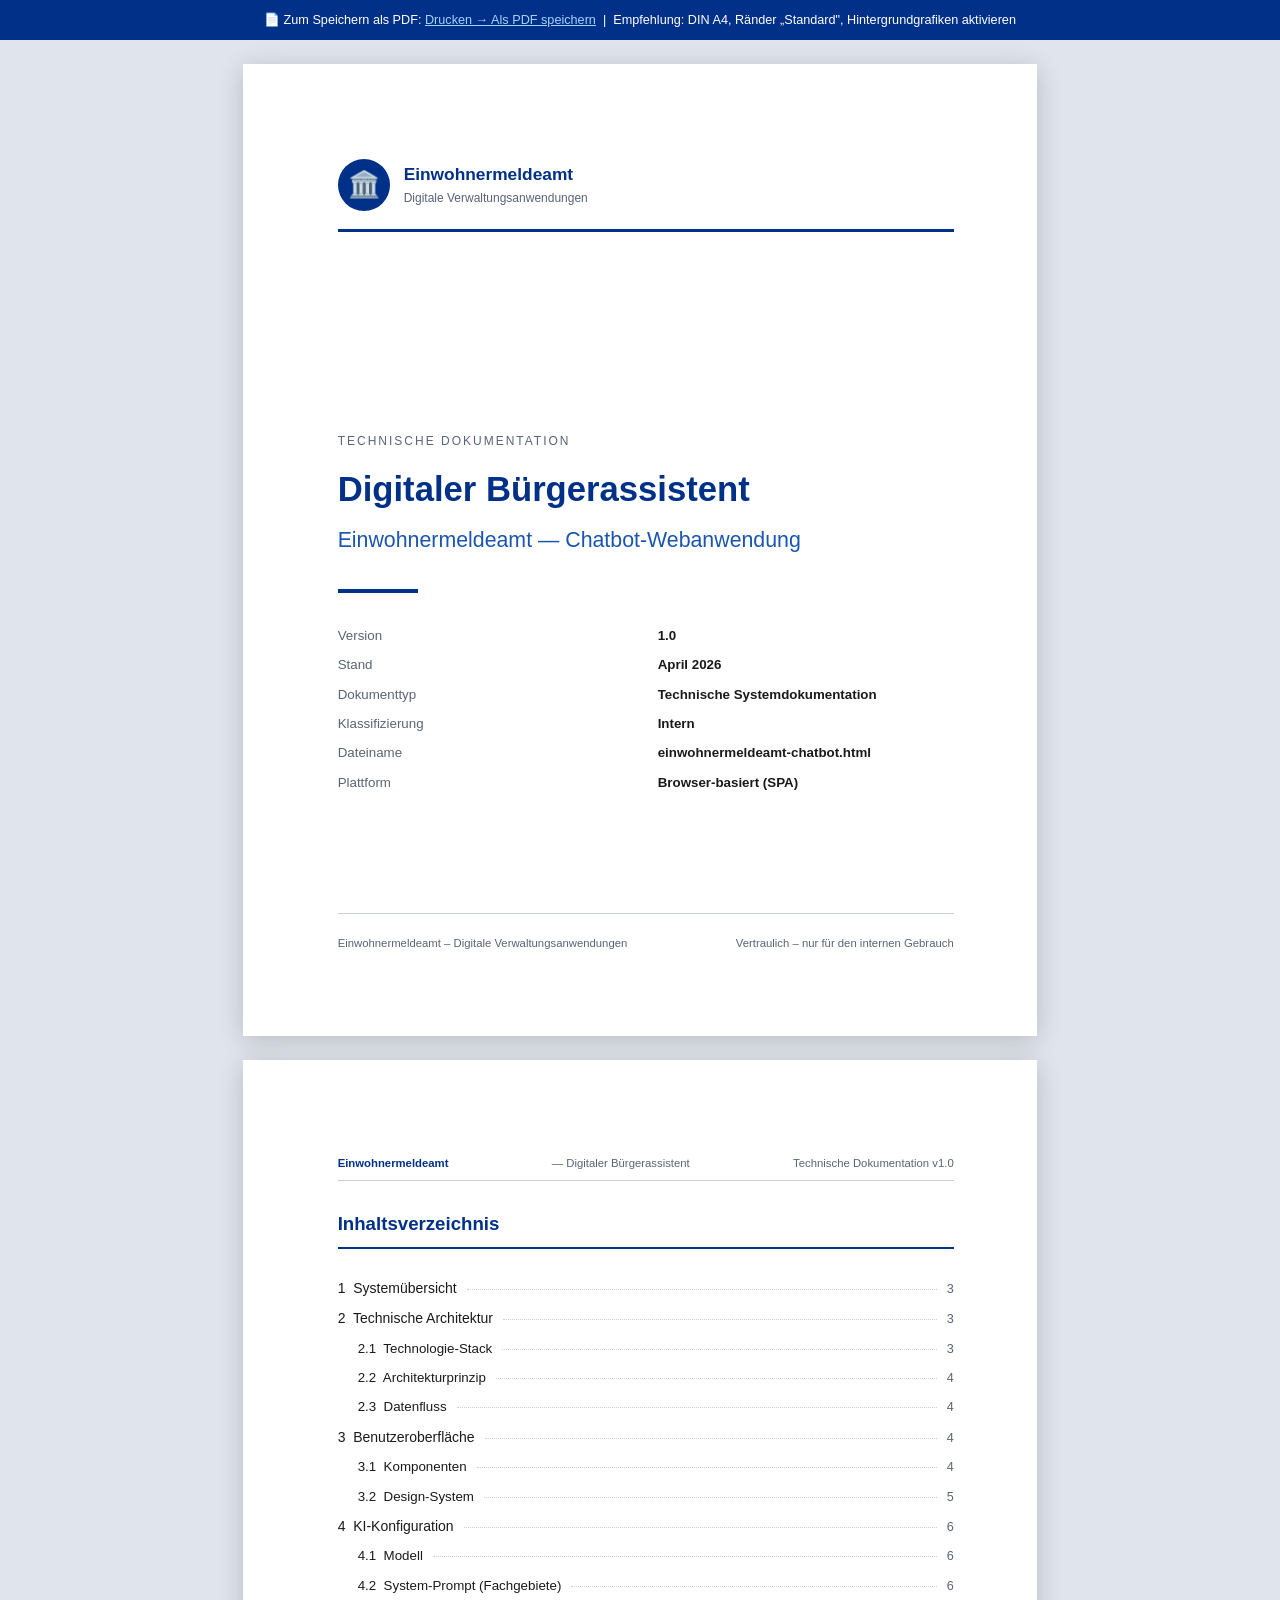
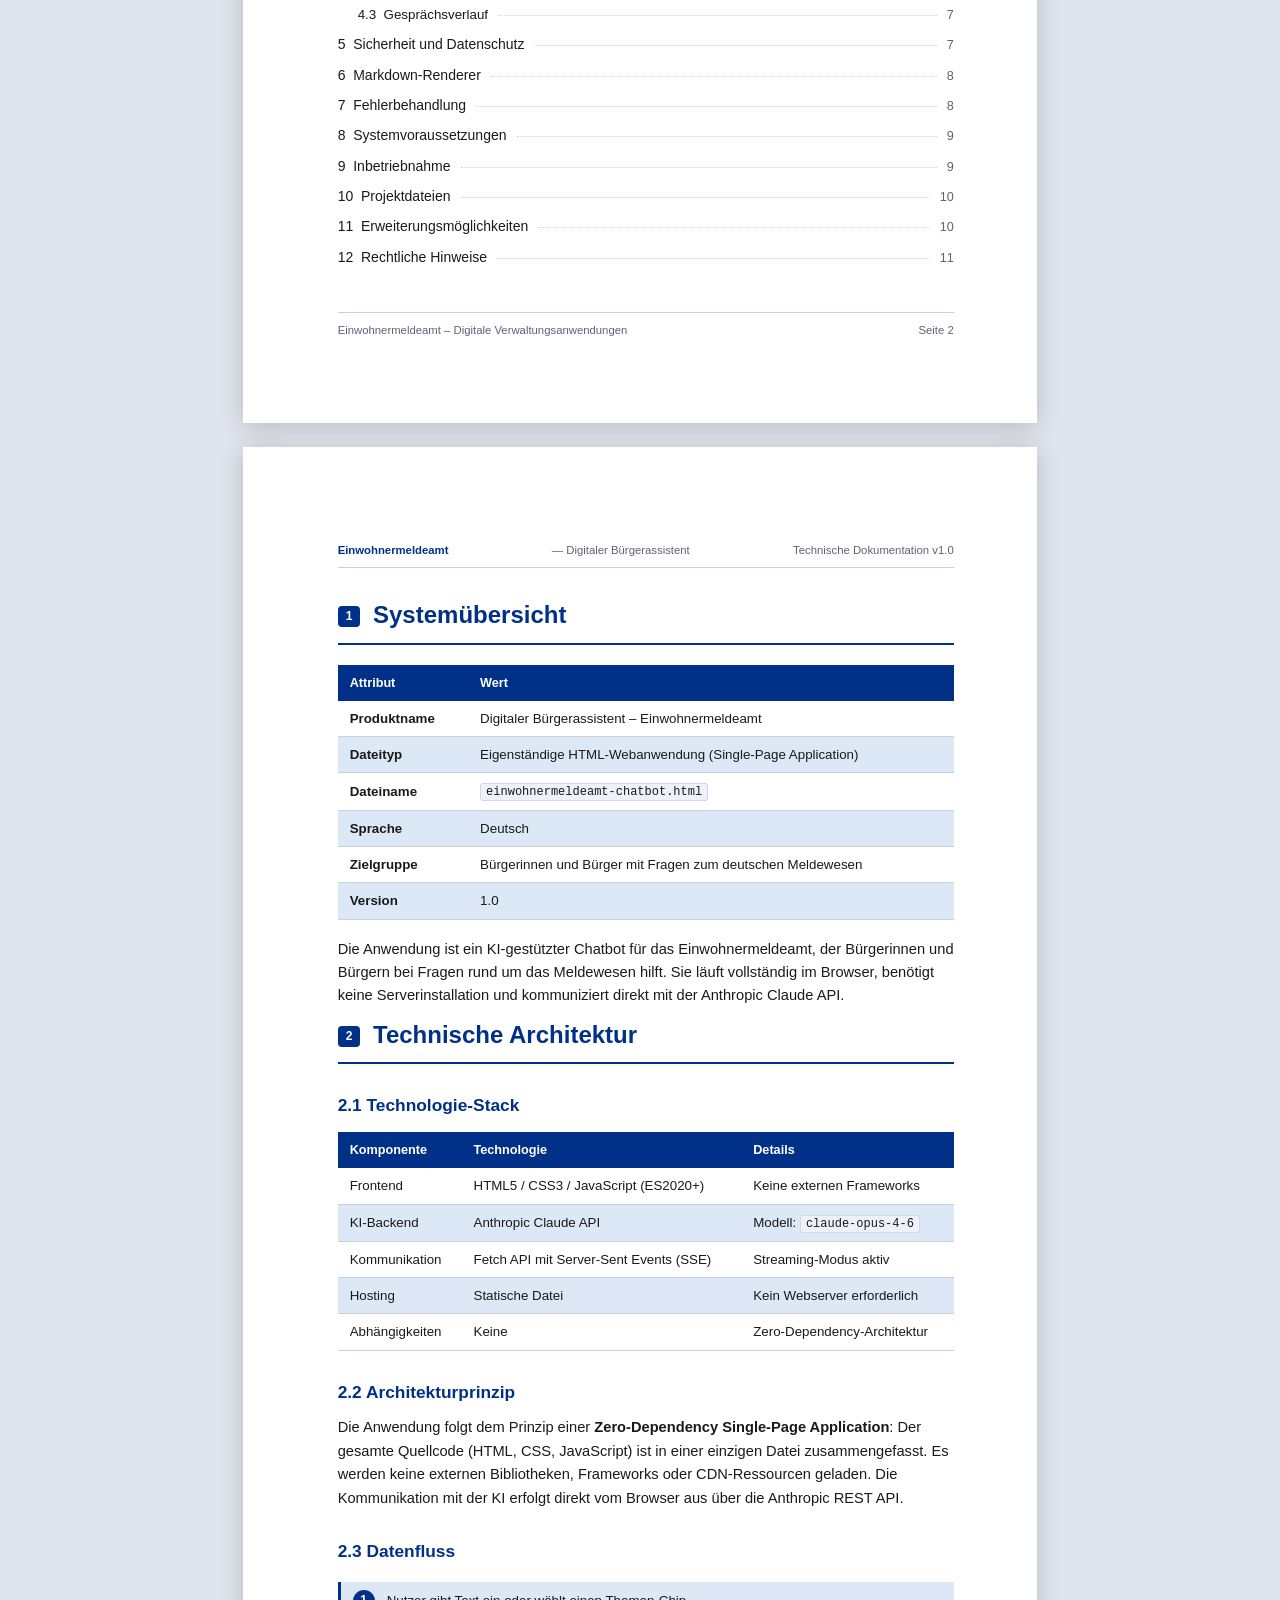
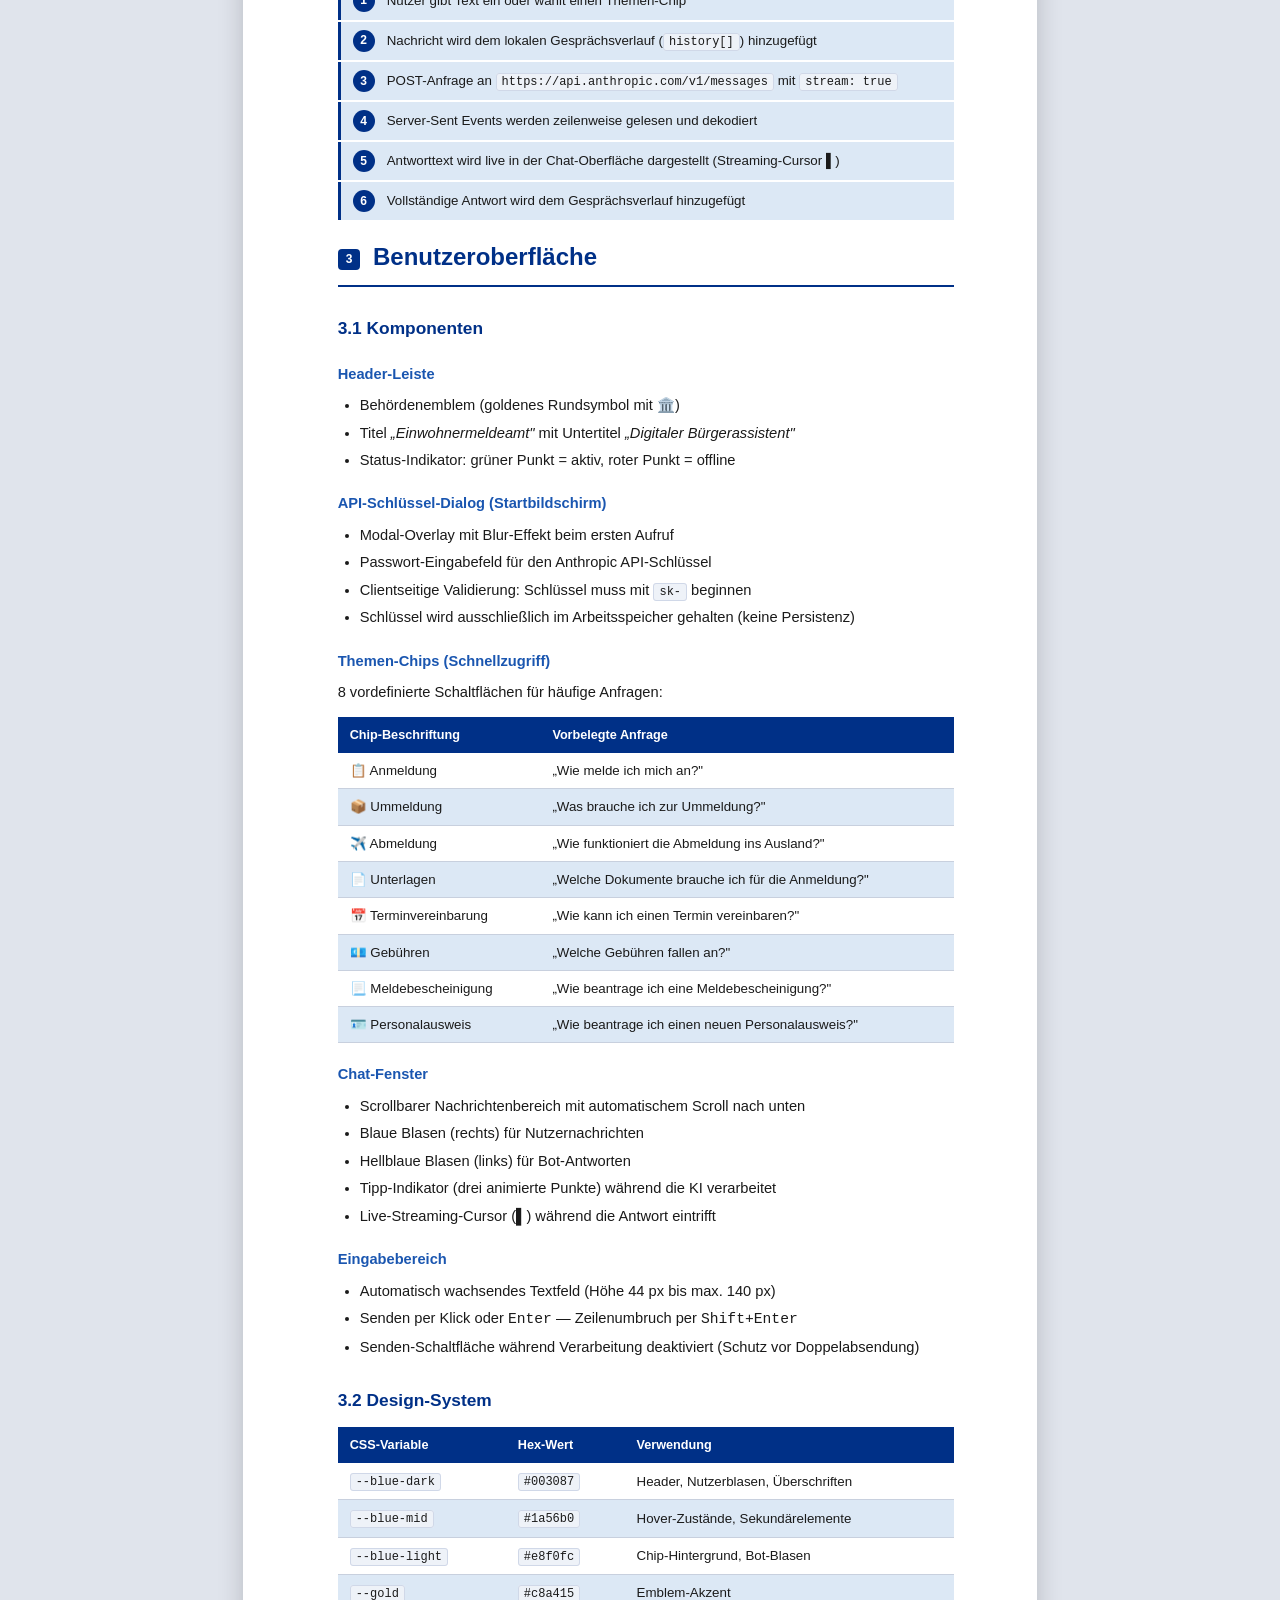
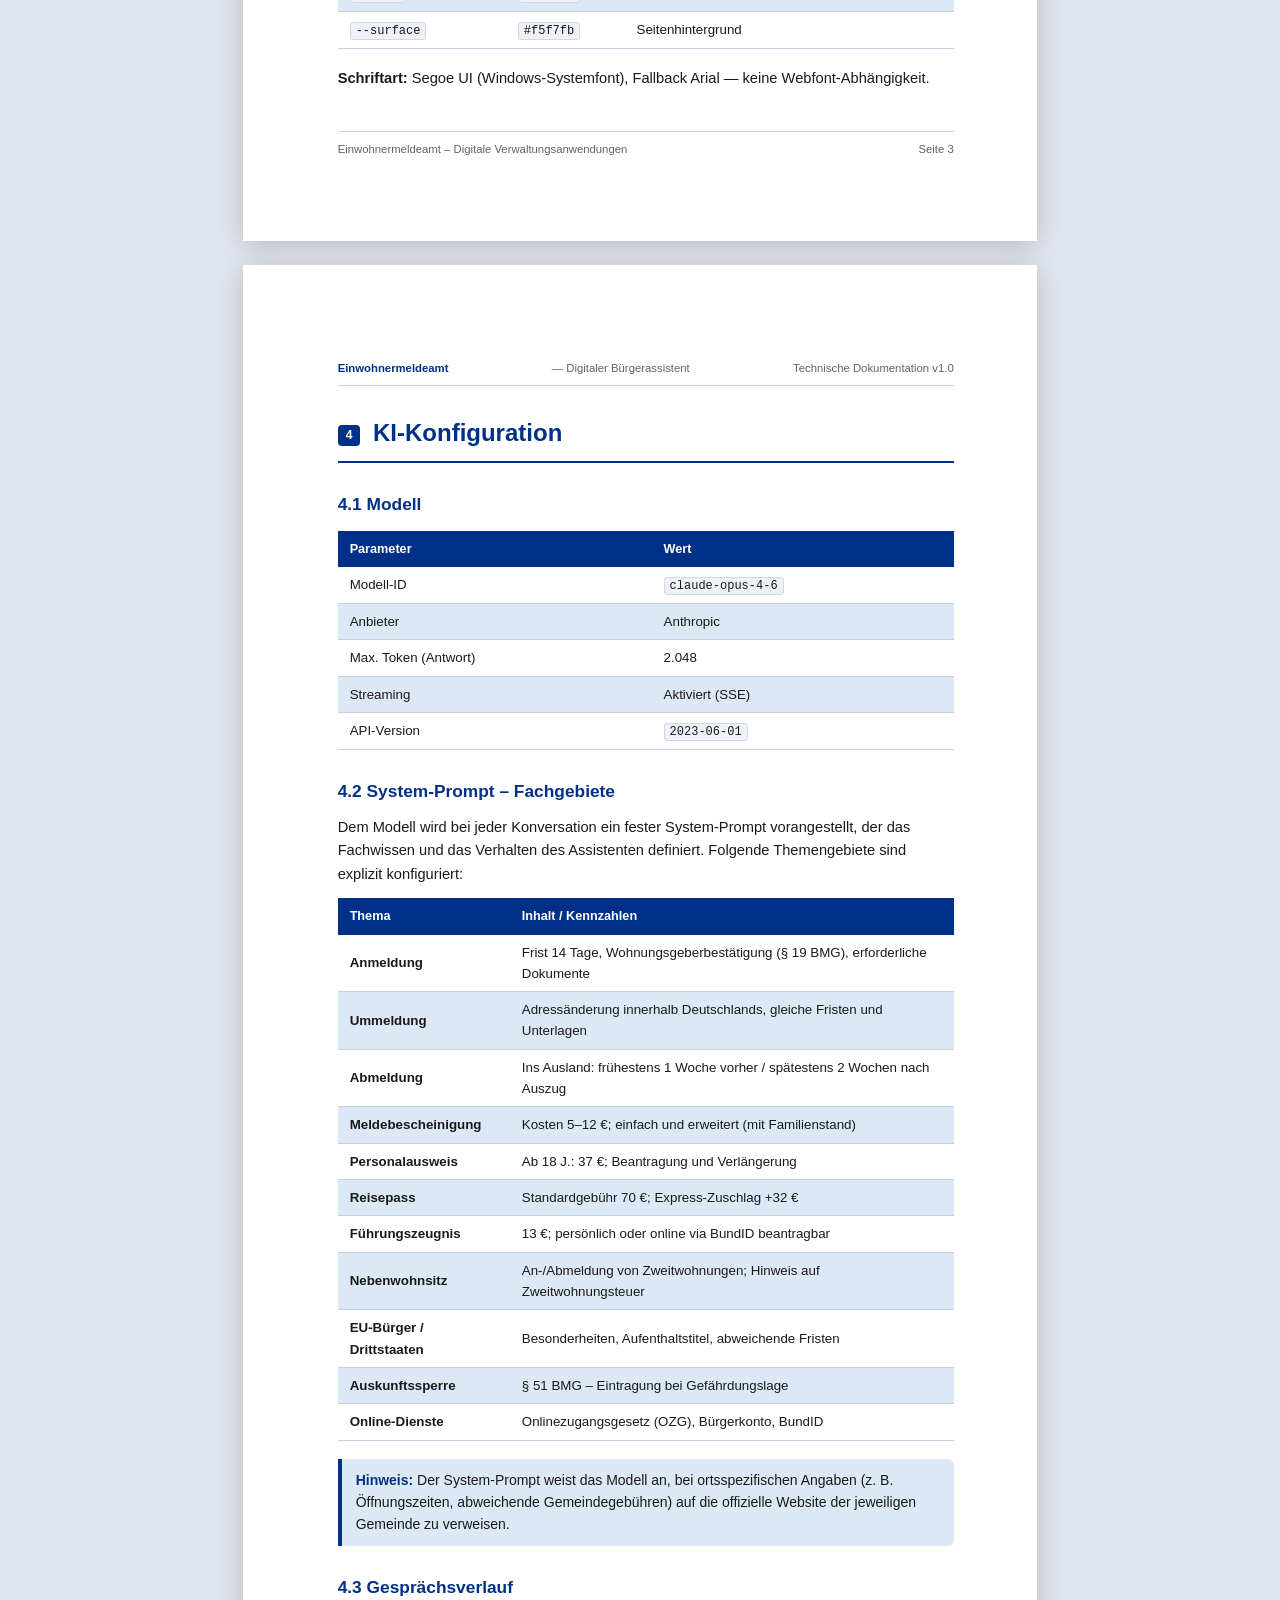
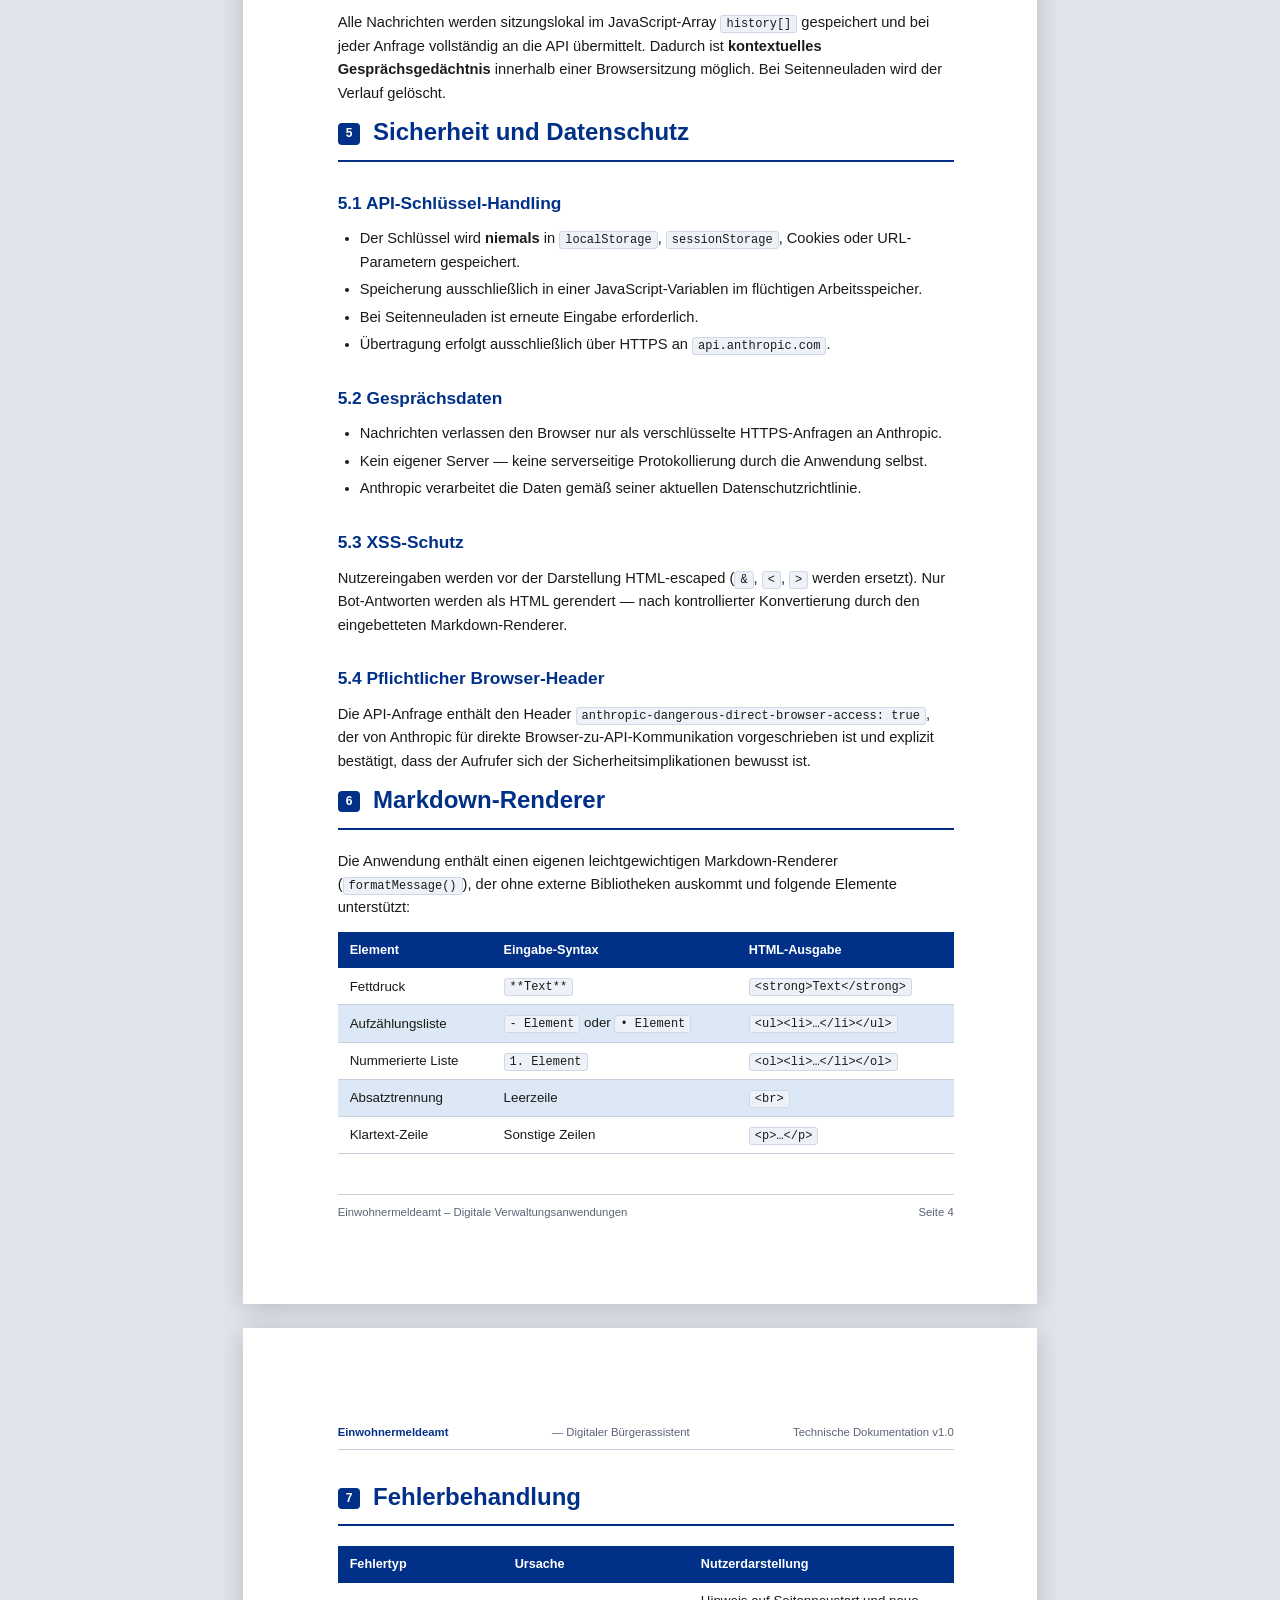
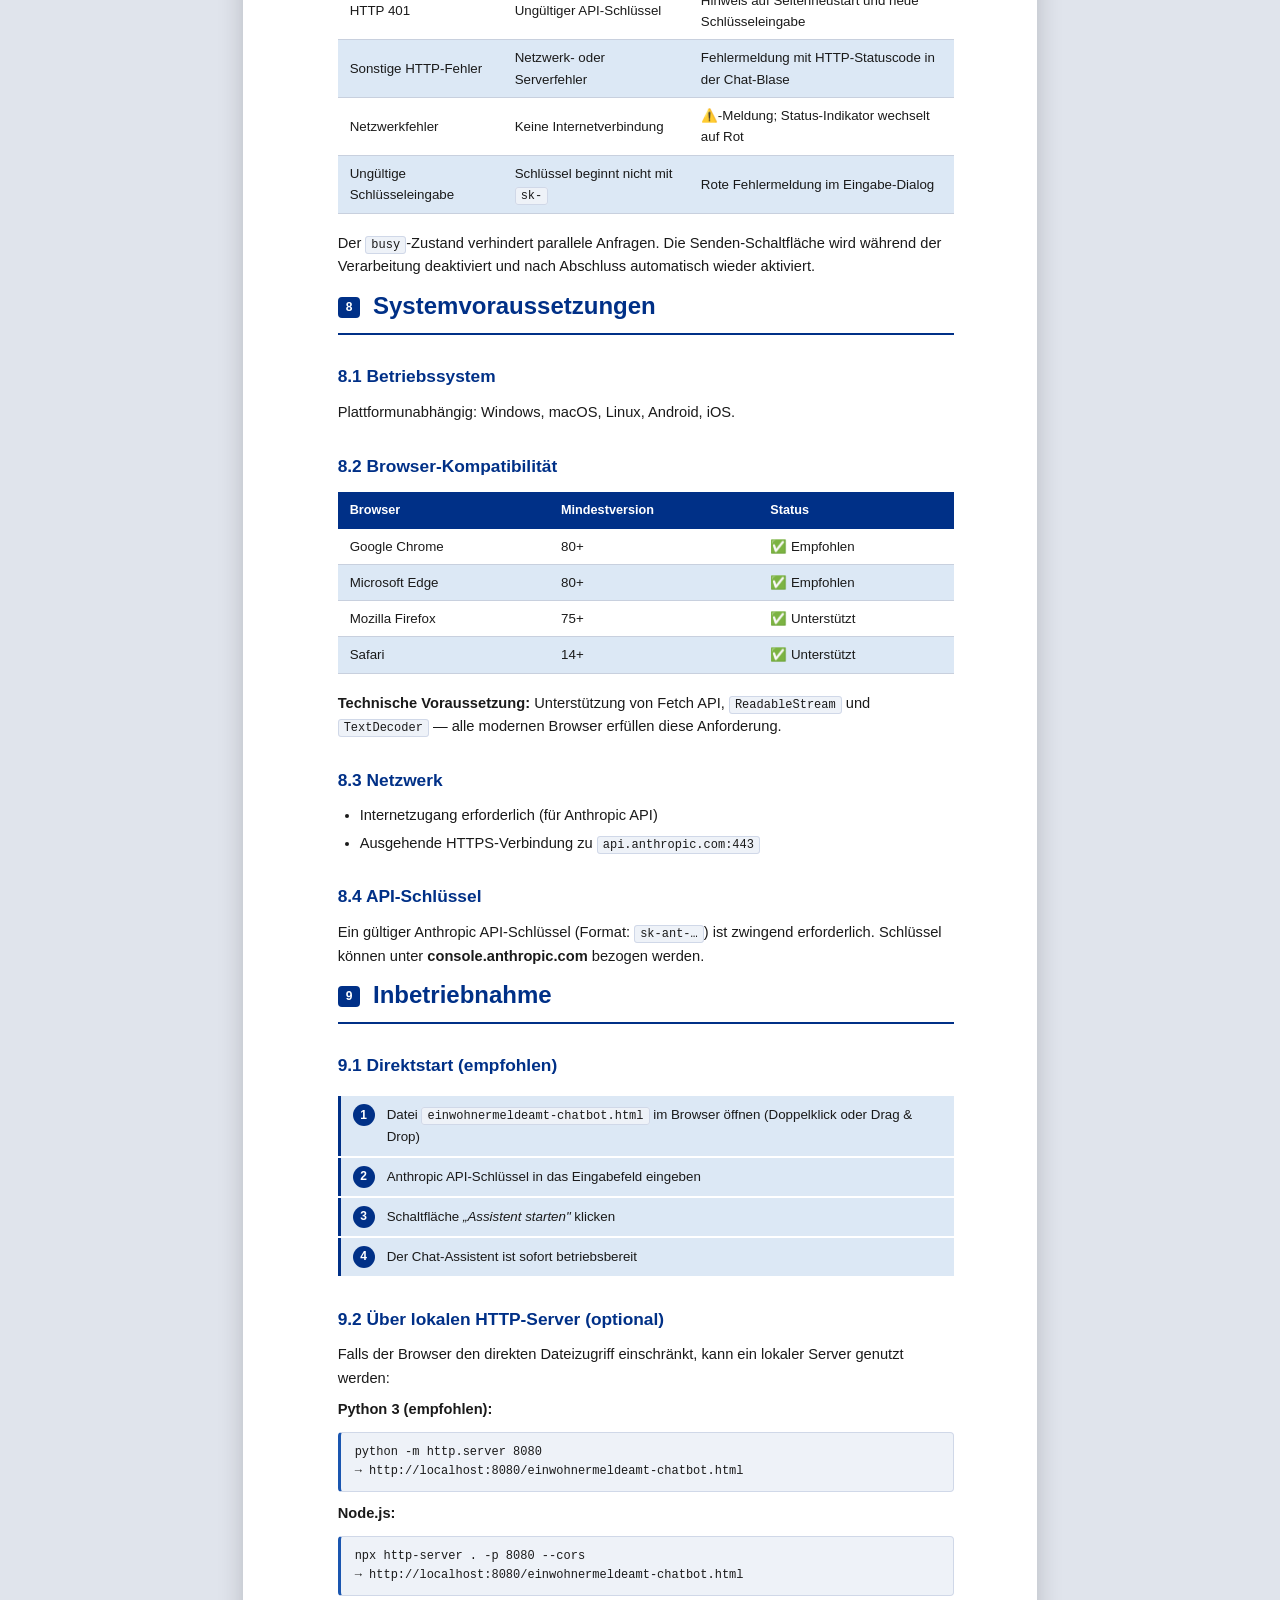
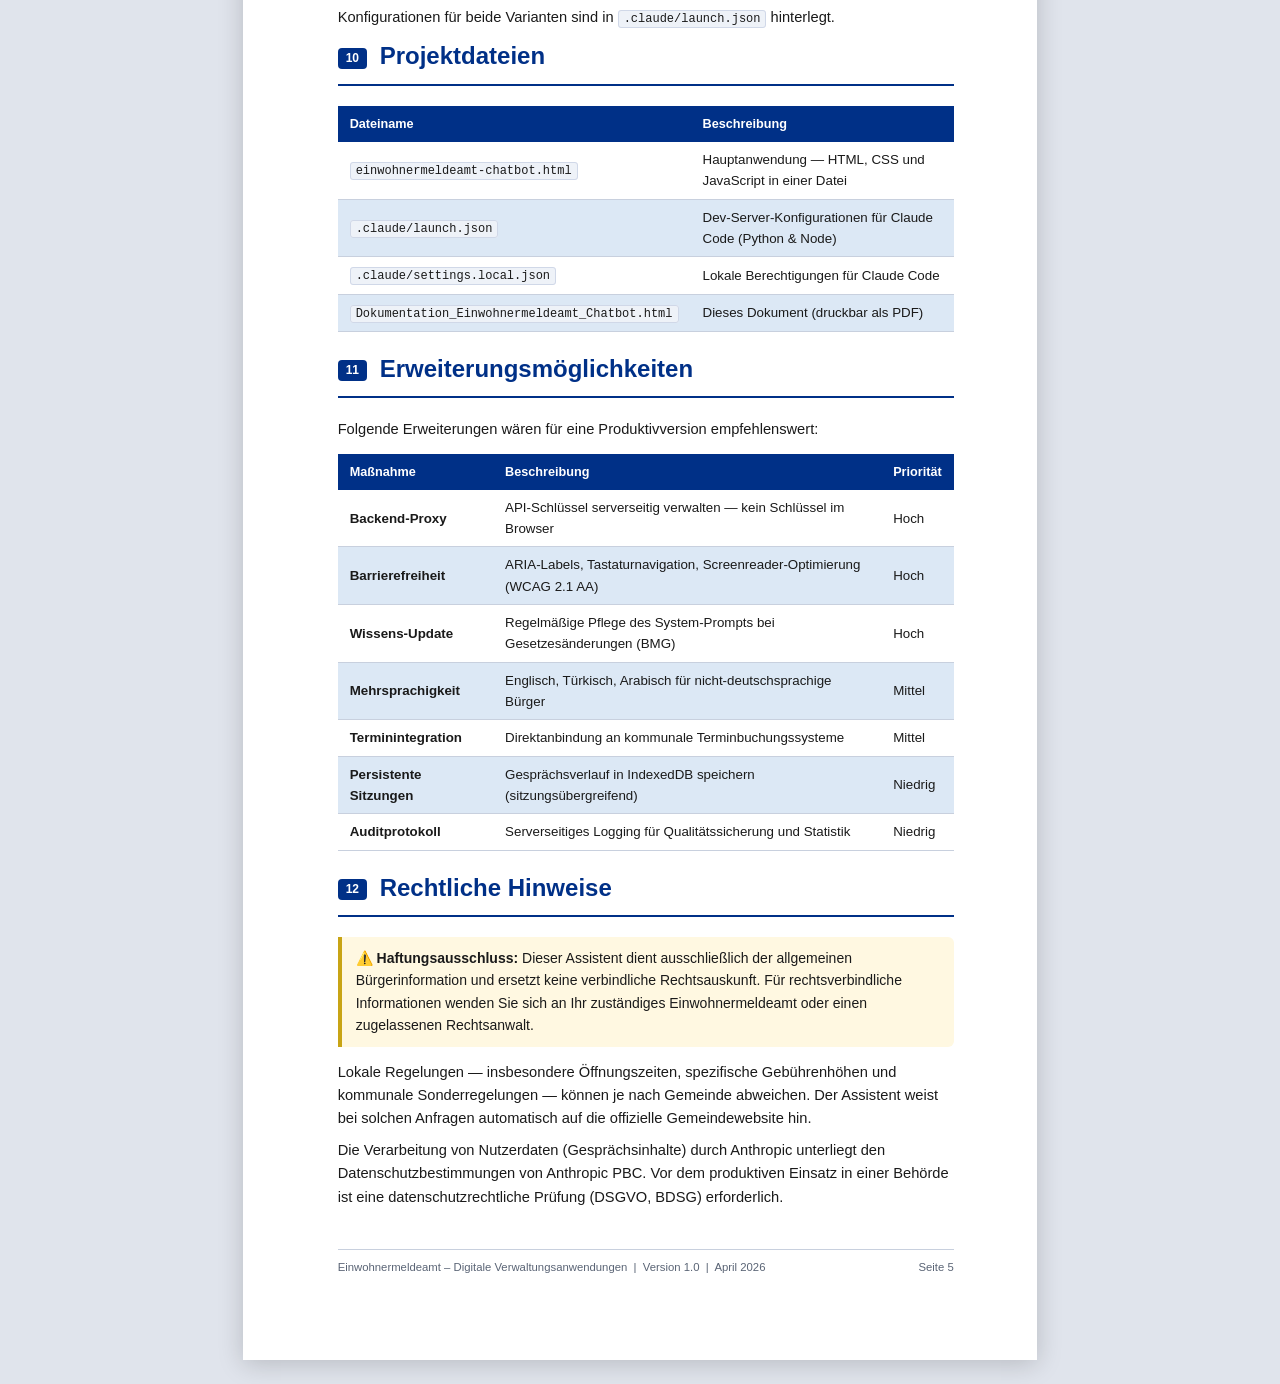
<file: Local Apps/Dokumentation_Einwohnermeldeamt_Chatbot.html>
<!DOCTYPE html>
<html lang="de">
<head>
  <meta charset="UTF-8">
  <meta name="viewport" content="width=device-width, initial-scale=1.0">
  <title>Technische Dokumentation – Digitaler Bürgerassistent Einwohnermeldeamt</title>
  <style>
    /* ── Print / Screen base ── */
    *, *::before, *::after { box-sizing: border-box; margin: 0; padding: 0; }

    :root {
      --blue:      #003087;
      --blue-mid:  #1a56b0;
      --blue-light:#dce8f5;
      --gold:      #c8a415;
      --text:      #1a1a1a;
      --muted:     #5a6475;
      --border:    #c8d0de;
      --surface:   #f5f7fb;
      --white:     #ffffff;
    }

    body {
      font-family: Calibri, "Segoe UI", Arial, sans-serif;
      font-size: 11pt;
      color: var(--text);
      background: #e0e4ec;
      line-height: 1.6;
    }

    /* ── Page wrapper ── */
    .page {
      background: var(--white);
      max-width: 210mm;
      margin: 24px auto;
      padding: 25mm 22mm 22mm 25mm;
      box-shadow: 0 4px 24px rgba(0,0,0,.18);
      position: relative;
    }

    /* ── Cover page ── */
    .cover {
      min-height: 257mm;
      display: flex;
      flex-direction: column;
      page-break-after: always;
    }
    .cover-header {
      display: flex;
      align-items: center;
      gap: 14px;
      padding-bottom: 18px;
      border-bottom: 3px solid var(--blue);
      margin-bottom: 80px;
    }
    .cover-emblem {
      width: 52px; height: 52px;
      background: var(--blue);
      border-radius: 50%;
      display: flex; align-items: center; justify-content: center;
      font-size: 26px;
      flex-shrink: 0;
    }
    .cover-org { font-size: 13pt; font-weight: 700; color: var(--blue); }
    .cover-org-sub { font-size: 9pt; color: var(--muted); }

    .cover-title-block { flex: 1; display: flex; flex-direction: column; justify-content: center; }
    .cover-label {
      font-size: 9pt; color: var(--muted); text-transform: uppercase;
      letter-spacing: 2px; margin-bottom: 18px;
    }
    .cover-h1 {
      font-size: 26pt; font-weight: 700; color: var(--blue);
      line-height: 1.2; margin-bottom: 12px;
    }
    .cover-h2 {
      font-size: 16pt; color: var(--blue-mid);
      font-weight: 400; margin-bottom: 32px;
    }
    .cover-rule { height: 4px; background: var(--blue); width: 80px; margin-bottom: 32px; }
    .cover-meta {
      display: grid; grid-template-columns: 1fr 1fr; gap: 8px 24px;
      font-size: 10pt;
    }
    .cover-meta-key { color: var(--muted); }
    .cover-meta-val { font-weight: 600; color: var(--text); }

    .cover-footer {
      margin-top: auto;
      padding-top: 20px;
      border-top: 1px solid var(--border);
      font-size: 8.5pt; color: var(--muted);
      display: flex; justify-content: space-between;
    }

    /* ── TOC page ── */
    .toc-page { page-break-after: always; }
    .toc-title {
      font-size: 14pt; font-weight: 700; color: var(--blue);
      margin-bottom: 24px; padding-bottom: 8px;
      border-bottom: 2px solid var(--blue);
    }
    .toc-entry {
      display: flex; align-items: baseline; gap: 4px;
      padding: 4px 0;
      font-size: 10.5pt;
    }
    .toc-entry a { color: var(--text); text-decoration: none; flex-shrink: 0; }
    .toc-entry a:hover { color: var(--blue); text-decoration: underline; }
    .toc-entry.h2 { padding-left: 20px; font-size: 10pt; }
    .toc-entry.h3 { padding-left: 40px; font-size: 9.5pt; color: var(--muted); }
    .toc-dots {
      flex: 1; border-bottom: 1px dotted var(--border);
      margin: 0 6px; position: relative; top: -3px;
    }
    .toc-page-num { color: var(--muted); font-size: 9.5pt; flex-shrink: 0; }

    /* ── Content pages ── */
    .content-page { page-break-before: always; }

    /* Running header */
    .running-header {
      display: flex; justify-content: space-between; align-items: center;
      padding-bottom: 8px;
      border-bottom: 1px solid var(--border);
      margin-bottom: 28px;
      font-size: 8.5pt; color: var(--muted);
    }
    .running-header strong { color: var(--blue); }

    /* Running footer */
    .running-footer {
      margin-top: 40px; padding-top: 8px;
      border-top: 1px solid var(--border);
      display: flex; justify-content: space-between;
      font-size: 8.5pt; color: var(--muted);
    }

    /* ── Headings ── */
    h1 {
      font-size: 18pt; font-weight: 700; color: var(--blue);
      margin: 0 0 20px 0; padding-bottom: 8px;
      border-bottom: 2px solid var(--blue);
      page-break-after: avoid;
    }
    h2 {
      font-size: 13pt; font-weight: 700; color: var(--blue);
      margin: 28px 0 10px 0;
      page-break-after: avoid;
    }
    h3 {
      font-size: 11pt; font-weight: 700; color: var(--blue-mid);
      margin: 20px 0 8px 0;
      page-break-after: avoid;
    }

    /* ── Body text ── */
    p { margin-bottom: 8px; }
    ul, ol { padding-left: 22px; margin-bottom: 10px; }
    li { margin-bottom: 4px; }
    strong { font-weight: 700; }
    code {
      font-family: "Consolas", "Courier New", monospace;
      font-size: 9pt;
      background: #eef2f8;
      border: 1px solid #d0d8e8;
      border-radius: 3px;
      padding: 1px 5px;
    }
    pre {
      background: #eef2f8;
      border: 1px solid #d0d8e8;
      border-left: 3px solid var(--blue-mid);
      border-radius: 4px;
      padding: 10px 14px;
      margin: 10px 0;
      font-family: "Consolas", "Courier New", monospace;
      font-size: 9pt;
      overflow-x: auto;
    }

    /* ── Info box ── */
    .info-box {
      background: var(--blue-light);
      border-left: 4px solid var(--blue);
      border-radius: 0 6px 6px 0;
      padding: 10px 14px;
      margin: 14px 0;
      font-size: 10.5pt;
    }
    .info-box strong { color: var(--blue); }

    /* ── Tables ── */
    table {
      width: 100%; border-collapse: collapse;
      margin: 12px 0 18px 0;
      font-size: 10pt;
      page-break-inside: avoid;
    }
    thead tr { background: var(--blue); color: var(--white); }
    thead th {
      padding: 8px 12px; text-align: left;
      font-weight: 700; font-size: 9.5pt;
    }
    tbody tr:nth-child(even) { background: var(--blue-light); }
    tbody tr:nth-child(odd)  { background: var(--white); }
    tbody td { padding: 7px 12px; border-bottom: 1px solid var(--border); }

    /* ── Numbered section labels ── */
    .section-num {
      display: inline-block;
      background: var(--blue);
      color: var(--white);
      border-radius: 4px;
      padding: 1px 8px;
      font-size: 9pt;
      font-weight: 700;
      margin-right: 6px;
      vertical-align: middle;
    }

    /* ── Dataflow diagram ── */
    .flow {
      display: flex; flex-direction: column; gap: 0;
      margin: 16px 0;
    }
    .flow-step {
      display: flex; align-items: flex-start; gap: 12px;
      padding: 8px 12px;
      background: var(--blue-light);
      border-left: 3px solid var(--blue);
      margin-bottom: 2px;
      font-size: 10pt;
    }
    .flow-step-num {
      background: var(--blue); color: var(--white);
      width: 22px; height: 22px; min-width: 22px;
      border-radius: 50%;
      display: flex; align-items: center; justify-content: center;
      font-size: 9pt; font-weight: 700;
    }

    /* ── Warning box ── */
    .warn-box {
      background: #fff8e1;
      border-left: 4px solid var(--gold);
      border-radius: 0 6px 6px 0;
      padding: 10px 14px;
      margin: 14px 0;
      font-size: 10.5pt;
    }

    /* ── Print overrides ── */
    @media print {
      body { background: white; font-size: 10.5pt; }
      .page { margin: 0; padding: 20mm 18mm 18mm 22mm; box-shadow: none; max-width: none; }
      .cover { min-height: 247mm; }
      a { color: inherit; text-decoration: none; }
      .print-hint { display: none; }
    }

    /* ── Print hint bar ── */
    .print-hint {
      background: var(--blue);
      color: var(--white);
      text-align: center;
      padding: 10px;
      font-size: 9.5pt;
      position: sticky; top: 0; z-index: 10;
    }
    .print-hint a {
      color: #a8d0ff; text-decoration: underline; cursor: pointer;
    }
  </style>
</head>
<body>

<div class="print-hint">
  📄 Zum Speichern als PDF: <a onclick="window.print()">Drucken → Als PDF speichern</a> &nbsp;|&nbsp;
  Empfehlung: DIN A4, Ränder „Standard", Hintergrundgrafiken aktivieren
</div>

<!-- ══════════════════════════════════════════════════════════
     DECKBLATT
     ══════════════════════════════════════════════════════════ -->
<div class="page cover">
  <div class="cover-header">
    <div class="cover-emblem">🏛️</div>
    <div>
      <div class="cover-org">Einwohnermeldeamt</div>
      <div class="cover-org-sub">Digitale Verwaltungsanwendungen</div>
    </div>
  </div>

  <div class="cover-title-block">
    <div class="cover-label">Technische Dokumentation</div>
    <div class="cover-h1">Digitaler Bürgerassistent</div>
    <div class="cover-h2">Einwohnermeldeamt — Chatbot-Webanwendung</div>
    <div class="cover-rule"></div>
    <div class="cover-meta">
      <span class="cover-meta-key">Version</span>
      <span class="cover-meta-val">1.0</span>
      <span class="cover-meta-key">Stand</span>
      <span class="cover-meta-val">April 2026</span>
      <span class="cover-meta-key">Dokumenttyp</span>
      <span class="cover-meta-val">Technische Systemdokumentation</span>
      <span class="cover-meta-key">Klassifizierung</span>
      <span class="cover-meta-val">Intern</span>
      <span class="cover-meta-key">Dateiname</span>
      <span class="cover-meta-val">einwohnermeldeamt-chatbot.html</span>
      <span class="cover-meta-key">Plattform</span>
      <span class="cover-meta-val">Browser-basiert (SPA)</span>
    </div>
  </div>

  <div class="cover-footer">
    <span>Einwohnermeldeamt – Digitale Verwaltungsanwendungen</span>
    <span>Vertraulich – nur für den internen Gebrauch</span>
  </div>
</div>

<!-- ══════════════════════════════════════════════════════════
     INHALTSVERZEICHNIS
     ══════════════════════════════════════════════════════════ -->
<div class="page toc-page">
  <div class="running-header">
    <strong>Einwohnermeldeamt</strong> — Digitaler Bürgerassistent
    <span>Technische Dokumentation v1.0</span>
  </div>

  <div class="toc-title">Inhaltsverzeichnis</div>

  <div class="toc-entry h1"><a href="#s1">1&nbsp;&nbsp;Systemübersicht</a><span class="toc-dots"></span><span class="toc-page-num">3</span></div>
  <div class="toc-entry h1"><a href="#s2">2&nbsp;&nbsp;Technische Architektur</a><span class="toc-dots"></span><span class="toc-page-num">3</span></div>
  <div class="toc-entry h2"><a href="#s2-1">2.1&nbsp;&nbsp;Technologie-Stack</a><span class="toc-dots"></span><span class="toc-page-num">3</span></div>
  <div class="toc-entry h2"><a href="#s2-2">2.2&nbsp;&nbsp;Architekturprinzip</a><span class="toc-dots"></span><span class="toc-page-num">4</span></div>
  <div class="toc-entry h2"><a href="#s2-3">2.3&nbsp;&nbsp;Datenfluss</a><span class="toc-dots"></span><span class="toc-page-num">4</span></div>
  <div class="toc-entry h1"><a href="#s3">3&nbsp;&nbsp;Benutzeroberfläche</a><span class="toc-dots"></span><span class="toc-page-num">4</span></div>
  <div class="toc-entry h2"><a href="#s3-1">3.1&nbsp;&nbsp;Komponenten</a><span class="toc-dots"></span><span class="toc-page-num">4</span></div>
  <div class="toc-entry h2"><a href="#s3-2">3.2&nbsp;&nbsp;Design-System</a><span class="toc-dots"></span><span class="toc-page-num">5</span></div>
  <div class="toc-entry h1"><a href="#s4">4&nbsp;&nbsp;KI-Konfiguration</a><span class="toc-dots"></span><span class="toc-page-num">6</span></div>
  <div class="toc-entry h2"><a href="#s4-1">4.1&nbsp;&nbsp;Modell</a><span class="toc-dots"></span><span class="toc-page-num">6</span></div>
  <div class="toc-entry h2"><a href="#s4-2">4.2&nbsp;&nbsp;System-Prompt (Fachgebiete)</a><span class="toc-dots"></span><span class="toc-page-num">6</span></div>
  <div class="toc-entry h2"><a href="#s4-3">4.3&nbsp;&nbsp;Gesprächsverlauf</a><span class="toc-dots"></span><span class="toc-page-num">7</span></div>
  <div class="toc-entry h1"><a href="#s5">5&nbsp;&nbsp;Sicherheit und Datenschutz</a><span class="toc-dots"></span><span class="toc-page-num">7</span></div>
  <div class="toc-entry h1"><a href="#s6">6&nbsp;&nbsp;Markdown-Renderer</a><span class="toc-dots"></span><span class="toc-page-num">8</span></div>
  <div class="toc-entry h1"><a href="#s7">7&nbsp;&nbsp;Fehlerbehandlung</a><span class="toc-dots"></span><span class="toc-page-num">8</span></div>
  <div class="toc-entry h1"><a href="#s8">8&nbsp;&nbsp;Systemvoraussetzungen</a><span class="toc-dots"></span><span class="toc-page-num">9</span></div>
  <div class="toc-entry h1"><a href="#s9">9&nbsp;&nbsp;Inbetriebnahme</a><span class="toc-dots"></span><span class="toc-page-num">9</span></div>
  <div class="toc-entry h1"><a href="#s10">10&nbsp;&nbsp;Projektdateien</a><span class="toc-dots"></span><span class="toc-page-num">10</span></div>
  <div class="toc-entry h1"><a href="#s11">11&nbsp;&nbsp;Erweiterungsmöglichkeiten</a><span class="toc-dots"></span><span class="toc-page-num">10</span></div>
  <div class="toc-entry h1"><a href="#s12">12&nbsp;&nbsp;Rechtliche Hinweise</a><span class="toc-dots"></span><span class="toc-page-num">11</span></div>

  <div class="running-footer">
    <span>Einwohnermeldeamt – Digitale Verwaltungsanwendungen</span>
    <span>Seite 2</span>
  </div>
</div>

<!-- ══════════════════════════════════════════════════════════
     KAPITEL 1–4
     ══════════════════════════════════════════════════════════ -->
<div class="page content-page">
  <div class="running-header">
    <strong>Einwohnermeldeamt</strong> — Digitaler Bürgerassistent
    <span>Technische Dokumentation v1.0</span>
  </div>

  <!-- 1 -->
  <h1 id="s1"><span class="section-num">1</span> Systemübersicht</h1>

  <table>
    <thead><tr><th>Attribut</th><th>Wert</th></tr></thead>
    <tbody>
      <tr><td><strong>Produktname</strong></td><td>Digitaler Bürgerassistent – Einwohnermeldeamt</td></tr>
      <tr><td><strong>Dateityp</strong></td><td>Eigenständige HTML-Webanwendung (Single-Page Application)</td></tr>
      <tr><td><strong>Dateiname</strong></td><td><code>einwohnermeldeamt-chatbot.html</code></td></tr>
      <tr><td><strong>Sprache</strong></td><td>Deutsch</td></tr>
      <tr><td><strong>Zielgruppe</strong></td><td>Bürgerinnen und Bürger mit Fragen zum deutschen Meldewesen</td></tr>
      <tr><td><strong>Version</strong></td><td>1.0</td></tr>
    </tbody>
  </table>

  <p>
    Die Anwendung ist ein KI-gestützter Chatbot für das Einwohnermeldeamt, der Bürgerinnen und
    Bürgern bei Fragen rund um das Meldewesen hilft. Sie läuft vollständig im Browser, benötigt
    keine Serverinstallation und kommuniziert direkt mit der Anthropic Claude API.
  </p>

  <!-- 2 -->
  <h1 id="s2"><span class="section-num">2</span> Technische Architektur</h1>

  <h2 id="s2-1">2.1 Technologie-Stack</h2>

  <table>
    <thead><tr><th>Komponente</th><th>Technologie</th><th>Details</th></tr></thead>
    <tbody>
      <tr><td>Frontend</td><td>HTML5 / CSS3 / JavaScript (ES2020+)</td><td>Keine externen Frameworks</td></tr>
      <tr><td>KI-Backend</td><td>Anthropic Claude API</td><td>Modell: <code>claude-opus-4-6</code></td></tr>
      <tr><td>Kommunikation</td><td>Fetch API mit Server-Sent Events (SSE)</td><td>Streaming-Modus aktiv</td></tr>
      <tr><td>Hosting</td><td>Statische Datei</td><td>Kein Webserver erforderlich</td></tr>
      <tr><td>Abhängigkeiten</td><td>Keine</td><td>Zero-Dependency-Architektur</td></tr>
    </tbody>
  </table>

  <h2 id="s2-2">2.2 Architekturprinzip</h2>
  <p>
    Die Anwendung folgt dem Prinzip einer <strong>Zero-Dependency Single-Page Application</strong>:
    Der gesamte Quellcode (HTML, CSS, JavaScript) ist in einer einzigen Datei zusammengefasst.
    Es werden keine externen Bibliotheken, Frameworks oder CDN-Ressourcen geladen. Die Kommunikation
    mit der KI erfolgt direkt vom Browser aus über die Anthropic REST API.
  </p>

  <h2 id="s2-3">2.3 Datenfluss</h2>

  <div class="flow">
    <div class="flow-step"><div class="flow-step-num">1</div><div>Nutzer gibt Text ein oder wählt einen Themen-Chip</div></div>
    <div class="flow-step"><div class="flow-step-num">2</div><div>Nachricht wird dem lokalen Gesprächsverlauf (<code>history[]</code>) hinzugefügt</div></div>
    <div class="flow-step"><div class="flow-step-num">3</div><div>POST-Anfrage an <code>https://api.anthropic.com/v1/messages</code> mit <code>stream: true</code></div></div>
    <div class="flow-step"><div class="flow-step-num">4</div><div>Server-Sent Events werden zeilenweise gelesen und dekodiert</div></div>
    <div class="flow-step"><div class="flow-step-num">5</div><div>Antworttext wird live in der Chat-Oberfläche dargestellt (Streaming-Cursor ▌)</div></div>
    <div class="flow-step"><div class="flow-step-num">6</div><div>Vollständige Antwort wird dem Gesprächsverlauf hinzugefügt</div></div>
  </div>

  <!-- 3 -->
  <h1 id="s3"><span class="section-num">3</span> Benutzeroberfläche</h1>

  <h2 id="s3-1">3.1 Komponenten</h2>

  <h3>Header-Leiste</h3>
  <ul>
    <li>Behördenemblem (goldenes Rundsymbol mit 🏛️)</li>
    <li>Titel <em>„Einwohnermeldeamt"</em> mit Untertitel <em>„Digitaler Bürgerassistent"</em></li>
    <li>Status-Indikator: grüner Punkt = aktiv, roter Punkt = offline</li>
  </ul>

  <h3>API-Schlüssel-Dialog (Startbildschirm)</h3>
  <ul>
    <li>Modal-Overlay mit Blur-Effekt beim ersten Aufruf</li>
    <li>Passwort-Eingabefeld für den Anthropic API-Schlüssel</li>
    <li>Clientseitige Validierung: Schlüssel muss mit <code>sk-</code> beginnen</li>
    <li>Schlüssel wird ausschließlich im Arbeitsspeicher gehalten (keine Persistenz)</li>
  </ul>

  <h3>Themen-Chips (Schnellzugriff)</h3>
  <p>8 vordefinierte Schaltflächen für häufige Anfragen:</p>
  <table>
    <thead><tr><th>Chip-Beschriftung</th><th>Vorbelegte Anfrage</th></tr></thead>
    <tbody>
      <tr><td>📋 Anmeldung</td><td>„Wie melde ich mich an?"</td></tr>
      <tr><td>📦 Ummeldung</td><td>„Was brauche ich zur Ummeldung?"</td></tr>
      <tr><td>✈️ Abmeldung</td><td>„Wie funktioniert die Abmeldung ins Ausland?"</td></tr>
      <tr><td>📄 Unterlagen</td><td>„Welche Dokumente brauche ich für die Anmeldung?"</td></tr>
      <tr><td>📅 Terminvereinbarung</td><td>„Wie kann ich einen Termin vereinbaren?"</td></tr>
      <tr><td>💶 Gebühren</td><td>„Welche Gebühren fallen an?"</td></tr>
      <tr><td>📃 Meldebescheinigung</td><td>„Wie beantrage ich eine Meldebescheinigung?"</td></tr>
      <tr><td>🪪 Personalausweis</td><td>„Wie beantrage ich einen neuen Personalausweis?"</td></tr>
    </tbody>
  </table>

  <h3>Chat-Fenster</h3>
  <ul>
    <li>Scrollbarer Nachrichtenbereich mit automatischem Scroll nach unten</li>
    <li>Blaue Blasen (rechts) für Nutzernachrichten</li>
    <li>Hellblaue Blasen (links) für Bot-Antworten</li>
    <li>Tipp-Indikator (drei animierte Punkte) während die KI verarbeitet</li>
    <li>Live-Streaming-Cursor (▌) während die Antwort eintrifft</li>
  </ul>

  <h3>Eingabebereich</h3>
  <ul>
    <li>Automatisch wachsendes Textfeld (Höhe 44 px bis max. 140 px)</li>
    <li>Senden per Klick oder <kbd>Enter</kbd> — Zeilenumbruch per <kbd>Shift+Enter</kbd></li>
    <li>Senden-Schaltfläche während Verarbeitung deaktiviert (Schutz vor Doppelabsendung)</li>
  </ul>

  <h2 id="s3-2">3.2 Design-System</h2>

  <table>
    <thead><tr><th>CSS-Variable</th><th>Hex-Wert</th><th>Verwendung</th></tr></thead>
    <tbody>
      <tr><td><code>--blue-dark</code></td><td><code>#003087</code></td><td>Header, Nutzerblasen, Überschriften</td></tr>
      <tr><td><code>--blue-mid</code></td><td><code>#1a56b0</code></td><td>Hover-Zustände, Sekundärelemente</td></tr>
      <tr><td><code>--blue-light</code></td><td><code>#e8f0fc</code></td><td>Chip-Hintergrund, Bot-Blasen</td></tr>
      <tr><td><code>--gold</code></td><td><code>#c8a415</code></td><td>Emblem-Akzent</td></tr>
      <tr><td><code>--surface</code></td><td><code>#f5f7fb</code></td><td>Seitenhintergrund</td></tr>
    </tbody>
  </table>
  <p><strong>Schriftart:</strong> Segoe UI (Windows-Systemfont), Fallback Arial — keine Webfont-Abhängigkeit.</p>

  <div class="running-footer">
    <span>Einwohnermeldeamt – Digitale Verwaltungsanwendungen</span>
    <span>Seite 3</span>
  </div>
</div>

<!-- ══════════════════════════════════════════════════════════
     KAPITEL 4–6
     ══════════════════════════════════════════════════════════ -->
<div class="page content-page">
  <div class="running-header">
    <strong>Einwohnermeldeamt</strong> — Digitaler Bürgerassistent
    <span>Technische Dokumentation v1.0</span>
  </div>

  <!-- 4 -->
  <h1 id="s4"><span class="section-num">4</span> KI-Konfiguration</h1>

  <h2 id="s4-1">4.1 Modell</h2>
  <table>
    <thead><tr><th>Parameter</th><th>Wert</th></tr></thead>
    <tbody>
      <tr><td>Modell-ID</td><td><code>claude-opus-4-6</code></td></tr>
      <tr><td>Anbieter</td><td>Anthropic</td></tr>
      <tr><td>Max. Token (Antwort)</td><td>2.048</td></tr>
      <tr><td>Streaming</td><td>Aktiviert (SSE)</td></tr>
      <tr><td>API-Version</td><td><code>2023-06-01</code></td></tr>
    </tbody>
  </table>

  <h2 id="s4-2">4.2 System-Prompt – Fachgebiete</h2>
  <p>
    Dem Modell wird bei jeder Konversation ein fester System-Prompt vorangestellt, der das
    Fachwissen und das Verhalten des Assistenten definiert. Folgende Themengebiete sind
    explizit konfiguriert:
  </p>

  <table>
    <thead><tr><th>Thema</th><th>Inhalt / Kennzahlen</th></tr></thead>
    <tbody>
      <tr><td><strong>Anmeldung</strong></td><td>Frist 14 Tage, Wohnungsgeberbestätigung (§ 19 BMG), erforderliche Dokumente</td></tr>
      <tr><td><strong>Ummeldung</strong></td><td>Adressänderung innerhalb Deutschlands, gleiche Fristen und Unterlagen</td></tr>
      <tr><td><strong>Abmeldung</strong></td><td>Ins Ausland: frühestens 1 Woche vorher / spätestens 2 Wochen nach Auszug</td></tr>
      <tr><td><strong>Meldebescheinigung</strong></td><td>Kosten 5–12 €; einfach und erweitert (mit Familienstand)</td></tr>
      <tr><td><strong>Personalausweis</strong></td><td>Ab 18 J.: 37 €; Beantragung und Verlängerung</td></tr>
      <tr><td><strong>Reisepass</strong></td><td>Standardgebühr 70 €; Express-Zuschlag +32 €</td></tr>
      <tr><td><strong>Führungszeugnis</strong></td><td>13 €; persönlich oder online via BundID beantragbar</td></tr>
      <tr><td><strong>Nebenwohnsitz</strong></td><td>An-/Abmeldung von Zweitwohnungen; Hinweis auf Zweitwohnungsteuer</td></tr>
      <tr><td><strong>EU-Bürger / Drittstaaten</strong></td><td>Besonderheiten, Aufenthaltstitel, abweichende Fristen</td></tr>
      <tr><td><strong>Auskunftssperre</strong></td><td>§ 51 BMG – Eintragung bei Gefährdungslage</td></tr>
      <tr><td><strong>Online-Dienste</strong></td><td>Onlinezugangsgesetz (OZG), Bürgerkonto, BundID</td></tr>
    </tbody>
  </table>

  <div class="info-box">
    <strong>Hinweis:</strong> Der System-Prompt weist das Modell an, bei ortsspezifischen
    Angaben (z. B. Öffnungszeiten, abweichende Gemeindegebühren) auf die offizielle Website
    der jeweiligen Gemeinde zu verweisen.
  </div>

  <h2 id="s4-3">4.3 Gesprächsverlauf</h2>
  <p>
    Alle Nachrichten werden sitzungslokal im JavaScript-Array <code>history[]</code> gespeichert
    und bei jeder Anfrage vollständig an die API übermittelt. Dadurch ist
    <strong>kontextuelles Gesprächsgedächtnis</strong> innerhalb einer Browsersitzung möglich.
    Bei Seitenneuladen wird der Verlauf gelöscht.
  </p>

  <!-- 5 -->
  <h1 id="s5"><span class="section-num">5</span> Sicherheit und Datenschutz</h1>

  <h2>5.1 API-Schlüssel-Handling</h2>
  <ul>
    <li>Der Schlüssel wird <strong>niemals</strong> in <code>localStorage</code>, <code>sessionStorage</code>, Cookies oder URL-Parametern gespeichert.</li>
    <li>Speicherung ausschließlich in einer JavaScript-Variablen im flüchtigen Arbeitsspeicher.</li>
    <li>Bei Seitenneuladen ist erneute Eingabe erforderlich.</li>
    <li>Übertragung erfolgt ausschließlich über HTTPS an <code>api.anthropic.com</code>.</li>
  </ul>

  <h2>5.2 Gesprächsdaten</h2>
  <ul>
    <li>Nachrichten verlassen den Browser nur als verschlüsselte HTTPS-Anfragen an Anthropic.</li>
    <li>Kein eigener Server — keine serverseitige Protokollierung durch die Anwendung selbst.</li>
    <li>Anthropic verarbeitet die Daten gemäß seiner aktuellen Datenschutzrichtlinie.</li>
  </ul>

  <h2>5.3 XSS-Schutz</h2>
  <p>
    Nutzereingaben werden vor der Darstellung HTML-escaped
    (<code>&amp;</code>, <code>&lt;</code>, <code>&gt;</code> werden ersetzt).
    Nur Bot-Antworten werden als HTML gerendert — nach kontrollierter Konvertierung
    durch den eingebetteten Markdown-Renderer.
  </p>

  <h2>5.4 Pflichtlicher Browser-Header</h2>
  <p>
    Die API-Anfrage enthält den Header
    <code>anthropic-dangerous-direct-browser-access: true</code>,
    der von Anthropic für direkte Browser-zu-API-Kommunikation vorgeschrieben ist und
    explizit bestätigt, dass der Aufrufer sich der Sicherheitsimplikationen bewusst ist.
  </p>

  <!-- 6 -->
  <h1 id="s6"><span class="section-num">6</span> Markdown-Renderer</h1>

  <p>
    Die Anwendung enthält einen eigenen leichtgewichtigen Markdown-Renderer
    (<code>formatMessage()</code>), der ohne externe Bibliotheken auskommt
    und folgende Elemente unterstützt:
  </p>

  <table>
    <thead><tr><th>Element</th><th>Eingabe-Syntax</th><th>HTML-Ausgabe</th></tr></thead>
    <tbody>
      <tr><td>Fettdruck</td><td><code>**Text**</code></td><td><code>&lt;strong&gt;Text&lt;/strong&gt;</code></td></tr>
      <tr><td>Aufzählungsliste</td><td><code>- Element</code> oder <code>• Element</code></td><td><code>&lt;ul&gt;&lt;li&gt;…&lt;/li&gt;&lt;/ul&gt;</code></td></tr>
      <tr><td>Nummerierte Liste</td><td><code>1. Element</code></td><td><code>&lt;ol&gt;&lt;li&gt;…&lt;/li&gt;&lt;/ol&gt;</code></td></tr>
      <tr><td>Absatztrennung</td><td>Leerzeile</td><td><code>&lt;br&gt;</code></td></tr>
      <tr><td>Klartext-Zeile</td><td>Sonstige Zeilen</td><td><code>&lt;p&gt;…&lt;/p&gt;</code></td></tr>
    </tbody>
  </table>

  <div class="running-footer">
    <span>Einwohnermeldeamt – Digitale Verwaltungsanwendungen</span>
    <span>Seite 4</span>
  </div>
</div>

<!-- ══════════════════════════════════════════════════════════
     KAPITEL 7–12
     ══════════════════════════════════════════════════════════ -->
<div class="page content-page">
  <div class="running-header">
    <strong>Einwohnermeldeamt</strong> — Digitaler Bürgerassistent
    <span>Technische Dokumentation v1.0</span>
  </div>

  <!-- 7 -->
  <h1 id="s7"><span class="section-num">7</span> Fehlerbehandlung</h1>

  <table>
    <thead><tr><th>Fehlertyp</th><th>Ursache</th><th>Nutzerdarstellung</th></tr></thead>
    <tbody>
      <tr><td>HTTP 401</td><td>Ungültiger API-Schlüssel</td><td>Hinweis auf Seitenneustart und neue Schlüsseleingabe</td></tr>
      <tr><td>Sonstige HTTP-Fehler</td><td>Netzwerk- oder Serverfehler</td><td>Fehlermeldung mit HTTP-Statuscode in der Chat-Blase</td></tr>
      <tr><td>Netzwerkfehler</td><td>Keine Internetverbindung</td><td>⚠️-Meldung; Status-Indikator wechselt auf Rot</td></tr>
      <tr><td>Ungültige Schlüsseleingabe</td><td>Schlüssel beginnt nicht mit <code>sk-</code></td><td>Rote Fehlermeldung im Eingabe-Dialog</td></tr>
    </tbody>
  </table>

  <p>
    Der <code>busy</code>-Zustand verhindert parallele Anfragen. Die Senden-Schaltfläche
    wird während der Verarbeitung deaktiviert und nach Abschluss automatisch wieder aktiviert.
  </p>

  <!-- 8 -->
  <h1 id="s8"><span class="section-num">8</span> Systemvoraussetzungen</h1>

  <h2>8.1 Betriebssystem</h2>
  <p>Plattformunabhängig: Windows, macOS, Linux, Android, iOS.</p>

  <h2>8.2 Browser-Kompatibilität</h2>
  <table>
    <thead><tr><th>Browser</th><th>Mindestversion</th><th>Status</th></tr></thead>
    <tbody>
      <tr><td>Google Chrome</td><td>80+</td><td>✅ Empfohlen</td></tr>
      <tr><td>Microsoft Edge</td><td>80+</td><td>✅ Empfohlen</td></tr>
      <tr><td>Mozilla Firefox</td><td>75+</td><td>✅ Unterstützt</td></tr>
      <tr><td>Safari</td><td>14+</td><td>✅ Unterstützt</td></tr>
    </tbody>
  </table>
  <p>
    <strong>Technische Voraussetzung:</strong> Unterstützung von Fetch API,
    <code>ReadableStream</code> und <code>TextDecoder</code> — alle modernen Browser erfüllen diese Anforderung.
  </p>

  <h2>8.3 Netzwerk</h2>
  <ul>
    <li>Internetzugang erforderlich (für Anthropic API)</li>
    <li>Ausgehende HTTPS-Verbindung zu <code>api.anthropic.com:443</code></li>
  </ul>

  <h2>8.4 API-Schlüssel</h2>
  <p>
    Ein gültiger Anthropic API-Schlüssel (Format: <code>sk-ant-…</code>) ist zwingend erforderlich.
    Schlüssel können unter <strong>console.anthropic.com</strong> bezogen werden.
  </p>

  <!-- 9 -->
  <h1 id="s9"><span class="section-num">9</span> Inbetriebnahme</h1>

  <h2>9.1 Direktstart (empfohlen)</h2>
  <div class="flow">
    <div class="flow-step"><div class="flow-step-num">1</div><div>Datei <code>einwohnermeldeamt-chatbot.html</code> im Browser öffnen (Doppelklick oder Drag &amp; Drop)</div></div>
    <div class="flow-step"><div class="flow-step-num">2</div><div>Anthropic API-Schlüssel in das Eingabefeld eingeben</div></div>
    <div class="flow-step"><div class="flow-step-num">3</div><div>Schaltfläche <em>„Assistent starten"</em> klicken</div></div>
    <div class="flow-step"><div class="flow-step-num">4</div><div>Der Chat-Assistent ist sofort betriebsbereit</div></div>
  </div>

  <h2>9.2 Über lokalen HTTP-Server (optional)</h2>
  <p>Falls der Browser den direkten Dateizugriff einschränkt, kann ein lokaler Server genutzt werden:</p>

  <p><strong>Python 3 (empfohlen):</strong></p>
  <pre>python -m http.server 8080
→ http://localhost:8080/einwohnermeldeamt-chatbot.html</pre>

  <p><strong>Node.js:</strong></p>
  <pre>npx http-server . -p 8080 --cors
→ http://localhost:8080/einwohnermeldeamt-chatbot.html</pre>

  <p>
    Konfigurationen für beide Varianten sind in
    <code>.claude/launch.json</code> hinterlegt.
  </p>

  <!-- 10 -->
  <h1 id="s10"><span class="section-num">10</span> Projektdateien</h1>

  <table>
    <thead><tr><th>Dateiname</th><th>Beschreibung</th></tr></thead>
    <tbody>
      <tr><td><code>einwohnermeldeamt-chatbot.html</code></td><td>Hauptanwendung — HTML, CSS und JavaScript in einer Datei</td></tr>
      <tr><td><code>.claude/launch.json</code></td><td>Dev-Server-Konfigurationen für Claude Code (Python &amp; Node)</td></tr>
      <tr><td><code>.claude/settings.local.json</code></td><td>Lokale Berechtigungen für Claude Code</td></tr>
      <tr><td><code>Dokumentation_Einwohnermeldeamt_Chatbot.html</code></td><td>Dieses Dokument (druckbar als PDF)</td></tr>
    </tbody>
  </table>

  <!-- 11 -->
  <h1 id="s11"><span class="section-num">11</span> Erweiterungsmöglichkeiten</h1>

  <p>Folgende Erweiterungen wären für eine Produktivversion empfehlenswert:</p>

  <table>
    <thead><tr><th>Maßnahme</th><th>Beschreibung</th><th>Priorität</th></tr></thead>
    <tbody>
      <tr><td><strong>Backend-Proxy</strong></td><td>API-Schlüssel serverseitig verwalten — kein Schlüssel im Browser</td><td>Hoch</td></tr>
      <tr><td><strong>Barrierefreiheit</strong></td><td>ARIA-Labels, Tastaturnavigation, Screenreader-Optimierung (WCAG 2.1 AA)</td><td>Hoch</td></tr>
      <tr><td><strong>Wissens-Update</strong></td><td>Regelmäßige Pflege des System-Prompts bei Gesetzesänderungen (BMG)</td><td>Hoch</td></tr>
      <tr><td><strong>Mehrsprachigkeit</strong></td><td>Englisch, Türkisch, Arabisch für nicht-deutschsprachige Bürger</td><td>Mittel</td></tr>
      <tr><td><strong>Terminintegration</strong></td><td>Direktanbindung an kommunale Terminbuchungssysteme</td><td>Mittel</td></tr>
      <tr><td><strong>Persistente Sitzungen</strong></td><td>Gesprächsverlauf in IndexedDB speichern (sitzungsübergreifend)</td><td>Niedrig</td></tr>
      <tr><td><strong>Auditprotokoll</strong></td><td>Serverseitiges Logging für Qualitätssicherung und Statistik</td><td>Niedrig</td></tr>
    </tbody>
  </table>

  <!-- 12 -->
  <h1 id="s12"><span class="section-num">12</span> Rechtliche Hinweise</h1>

  <div class="warn-box">
    <strong>⚠️ Haftungsausschluss:</strong> Dieser Assistent dient ausschließlich der allgemeinen
    Bürgerinformation und ersetzt keine verbindliche Rechtsauskunft. Für rechtsverbindliche
    Informationen wenden Sie sich an Ihr zuständiges Einwohnermeldeamt oder einen zugelassenen
    Rechtsanwalt.
  </div>

  <p>
    Lokale Regelungen — insbesondere Öffnungszeiten, spezifische Gebührenhöhen und kommunale
    Sonderregelungen — können je nach Gemeinde abweichen. Der Assistent weist bei solchen
    Anfragen automatisch auf die offizielle Gemeindewebsite hin.
  </p>
  <p>
    Die Verarbeitung von Nutzerdaten (Gesprächsinhalte) durch Anthropic unterliegt den
    Datenschutzbestimmungen von Anthropic PBC. Vor dem produktiven Einsatz in einer Behörde
    ist eine datenschutzrechtliche Prüfung (DSGVO, BDSG) erforderlich.
  </p>

  <div class="running-footer">
    <span>Einwohnermeldeamt – Digitale Verwaltungsanwendungen &nbsp;|&nbsp; Version 1.0 &nbsp;|&nbsp; April 2026</span>
    <span>Seite 5</span>
  </div>
</div>

</body>
</html>
</file>
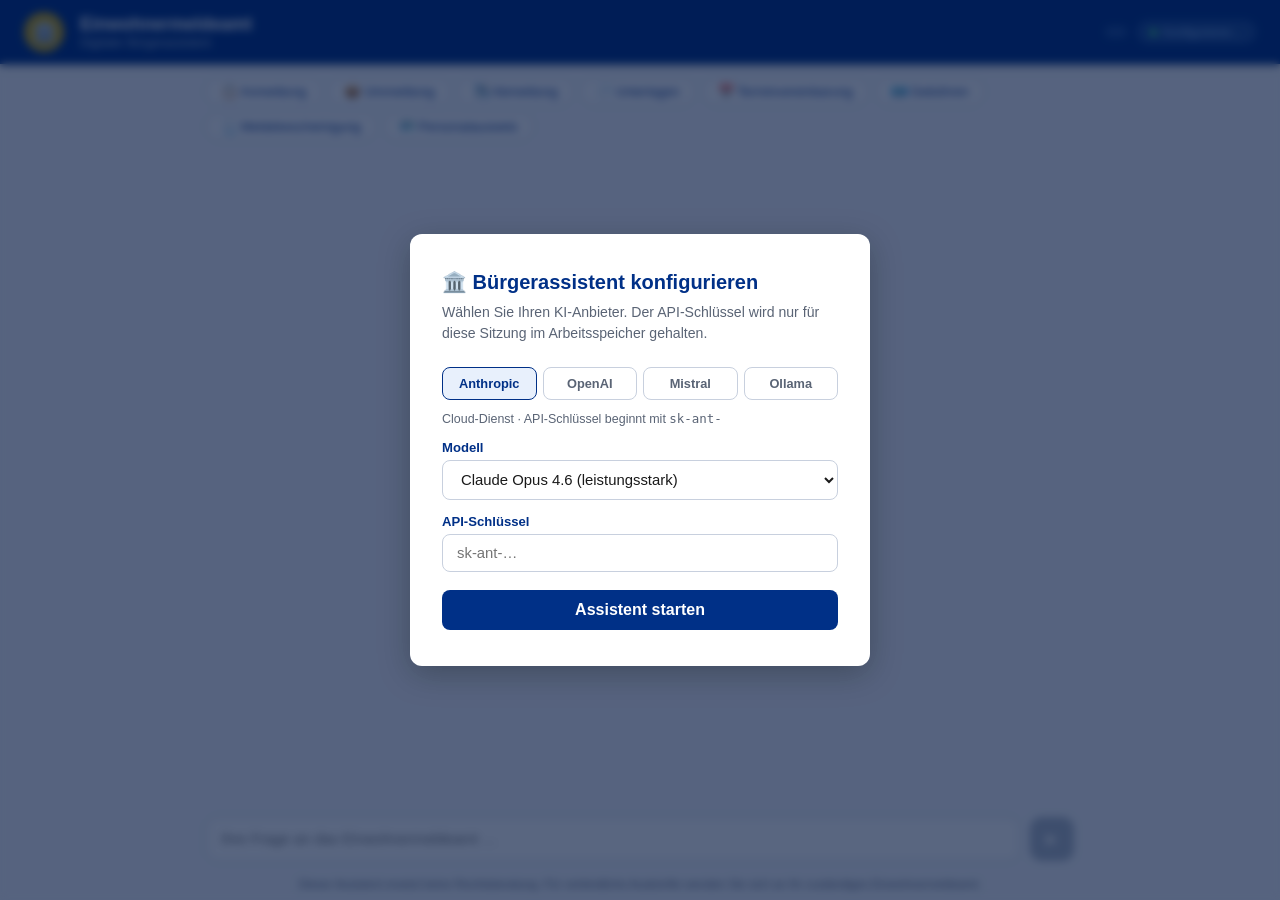
<file: Local Apps/einwohnermeldeamt-chatbot.html>
<!DOCTYPE html>
<html lang="de">
<head>
  <meta charset="UTF-8">
  <meta name="viewport" content="width=device-width, initial-scale=1.0">
  <title>Einwohnermeldeamt – Digitaler Assistent</title>
  <style>
    *, *::before, *::after { box-sizing: border-box; margin: 0; padding: 0; }

    :root {
      --blue-dark:   #003087;
      --blue-mid:    #1a56b0;
      --blue-light:  #e8f0fc;
      --gold:        #c8a415;
      --text:        #1a1a1a;
      --muted:       #5a6475;
      --border:      #c8d0de;
      --surface:     #f5f7fb;
      --white:       #ffffff;
      --bot-bg:      #eef3fb;
      --user-bg:     #003087;
      --user-text:   #ffffff;
      --shadow:      0 2px 8px rgba(0,48,135,.10);
    }

    body {
      font-family: "Segoe UI", Arial, sans-serif;
      background: var(--surface);
      color: var(--text);
      height: 100dvh;
      display: flex;
      flex-direction: column;
      overflow: hidden;
    }

    /* ── Header ── */
    header {
      background: var(--blue-dark);
      color: var(--white);
      padding: 0 24px;
      display: flex;
      align-items: center;
      gap: 16px;
      height: 64px;
      flex-shrink: 0;
      box-shadow: 0 2px 6px rgba(0,0,0,.25);
    }
    .header-emblem {
      width: 40px; height: 40px;
      background: var(--gold);
      border-radius: 50%;
      display: flex; align-items: center; justify-content: center;
      font-size: 20px; flex-shrink: 0;
    }
    .header-title { font-size: 1.1rem; font-weight: 700; line-height: 1.2; }
    .header-sub   { font-size: .75rem; color: #a8bdd8; }
    .header-right {
      margin-left: auto;
      display: flex; align-items: center; gap: 10px;
    }
    .provider-pill {
      background: #1a4a99;
      border: 1px solid #3a6ab8;
      border-radius: 20px;
      padding: 4px 10px;
      font-size: .72rem;
      color: #a8d0ff;
    }
    .header-badge {
      background: #1a4a99;
      border: 1px solid #3a6ab8;
      border-radius: 20px;
      padding: 4px 12px;
      font-size: .72rem;
      color: #a8d0ff;
      display: flex; align-items: center; gap: 6px;
      cursor: pointer;
      transition: background .2s;
    }
    .header-badge:hover { background: #254f99; }
    .status-dot {
      width: 7px; height: 7px; border-radius: 50%;
      background: #4cde80;
    }
    .status-dot.offline { background: #ff4d4d; }

    /* ── Provider overlay ── */
    #api-overlay {
      position: fixed; inset: 0;
      background: rgba(0,20,60,.65);
      display: flex; align-items: center; justify-content: center;
      z-index: 999;
      backdrop-filter: blur(4px);
    }
    .api-card {
      background: var(--white);
      border-radius: 12px;
      padding: 36px 32px;
      max-width: 460px; width: 90%;
      box-shadow: 0 8px 32px rgba(0,0,0,.25);
    }
    .api-card h2 { color: var(--blue-dark); margin-bottom: 8px; font-size: 1.25rem; }
    .api-card .subtitle { color: var(--muted); font-size: .88rem; margin-bottom: 22px; line-height: 1.5; }

    .form-label {
      display: block;
      font-size: .82rem;
      font-weight: 600;
      color: var(--blue-dark);
      margin-bottom: 5px;
    }
    .form-group { margin-bottom: 14px; }

    .api-card select,
    .api-card input {
      width: 100%; padding: 10px 14px;
      border: 1.5px solid var(--border);
      border-radius: 8px; font-size: .93rem;
      outline: none;
      transition: border-color .2s;
      background: var(--white);
      color: var(--text);
    }
    .api-card select:focus,
    .api-card input:focus { border-color: var(--blue-mid); }

    .provider-tabs {
      display: flex; gap: 6px; margin-bottom: 18px;
      flex-wrap: wrap;
    }
    .provider-tab {
      flex: 1; min-width: 80px;
      padding: 8px 4px;
      border: 1.5px solid var(--border);
      border-radius: 8px;
      background: var(--white);
      color: var(--muted);
      font-size: .8rem;
      font-weight: 600;
      cursor: pointer;
      text-align: center;
      transition: all .15s;
    }
    .provider-tab:hover { border-color: var(--blue-mid); color: var(--blue-mid); }
    .provider-tab.active {
      border-color: var(--blue-dark);
      background: var(--blue-light);
      color: var(--blue-dark);
    }

    .provider-hint {
      font-size: .78rem;
      color: var(--muted);
      margin-top: -8px;
      margin-bottom: 12px;
      line-height: 1.45;
    }
    .provider-hint a { color: var(--blue-mid); }

    .api-card button.primary {
      width: 100%; padding: 11px;
      background: var(--blue-dark); color: var(--white);
      border: none; border-radius: 8px;
      font-size: 1rem; font-weight: 600; cursor: pointer;
      transition: background .2s;
      margin-top: 4px;
    }
    .api-card button.primary:hover { background: var(--blue-mid); }
    .api-error {
      color: #c0392b; font-size: .83rem;
      margin-top: 8px; display: none;
    }
    .hidden { display: none !important; }

    /* ── Main layout ── */
    main {
      flex: 1; display: flex; flex-direction: column; overflow: hidden;
      max-width: 900px; width: 100%; margin: 0 auto; padding: 0 12px;
    }

    /* ── Topic chips ── */
    #chips {
      display: flex; flex-wrap: wrap; gap: 8px;
      padding: 14px 4px 10px;
      flex-shrink: 0;
    }
    .chip {
      background: var(--white);
      border: 1.5px solid var(--border);
      border-radius: 20px;
      padding: 5px 14px;
      font-size: .82rem;
      color: var(--blue-dark);
      cursor: pointer;
      transition: background .15s, border-color .15s;
      white-space: nowrap;
    }
    .chip:hover {
      background: var(--blue-light);
      border-color: var(--blue-mid);
    }

    /* ── Chat window ── */
    #chat {
      flex: 1; overflow-y: auto;
      padding: 8px 4px 12px;
      display: flex; flex-direction: column; gap: 14px;
      scroll-behavior: smooth;
    }
    #chat::-webkit-scrollbar { width: 6px; }
    #chat::-webkit-scrollbar-thumb { background: #c0cad8; border-radius: 3px; }

    /* ── Messages ── */
    .msg { display: flex; gap: 10px; align-items: flex-end; max-width: 100%; }
    .msg.user { flex-direction: row-reverse; }

    .avatar {
      width: 34px; height: 34px; border-radius: 50%;
      display: flex; align-items: center; justify-content: center;
      font-size: 16px; flex-shrink: 0;
    }
    .bot  .avatar { background: var(--blue-dark); color: var(--white); }
    .user .avatar { background: var(--blue-mid);  color: var(--white); }

    .bubble {
      max-width: min(72%, 580px);
      padding: 12px 16px;
      border-radius: 14px;
      font-size: .9rem;
      line-height: 1.6;
      box-shadow: var(--shadow);
    }
    .bot  .bubble {
      background: var(--bot-bg);
      border-bottom-left-radius: 4px;
      color: var(--text);
    }
    .user .bubble {
      background: var(--user-bg);
      border-bottom-right-radius: 4px;
      color: var(--user-text);
    }
    .bubble ul, .bubble ol { padding-left: 18px; margin: 6px 0; }
    .bubble li { margin-bottom: 4px; }
    .bubble strong { font-weight: 600; }
    .bubble p + p { margin-top: 8px; }

    /* typing dots */
    .typing-dots span {
      display: inline-block;
      width: 7px; height: 7px;
      background: var(--blue-mid);
      border-radius: 50%;
      margin: 0 2px;
      animation: bounce .9s infinite;
    }
    .typing-dots span:nth-child(2) { animation-delay: .15s; }
    .typing-dots span:nth-child(3) { animation-delay: .30s; }
    @keyframes bounce {
      0%, 80%, 100% { transform: translateY(0);  }
      40%            { transform: translateY(-6px); }
    }

    /* ── Input bar ── */
    #input-bar {
      flex-shrink: 0;
      padding: 12px 4px 16px;
      display: flex; gap: 10px; align-items: flex-end;
    }
    #user-input {
      flex: 1; resize: none; overflow-y: auto;
      border: 1.5px solid var(--border);
      border-radius: 12px;
      padding: 10px 14px;
      font-size: .93rem;
      font-family: inherit;
      max-height: 140px; min-height: 44px;
      line-height: 1.5;
      outline: none;
      transition: border-color .2s, box-shadow .2s;
      background: var(--white);
    }
    #user-input:focus {
      border-color: var(--blue-mid);
      box-shadow: 0 0 0 3px rgba(26,86,176,.12);
    }
    #send-btn {
      width: 44px; height: 44px; flex-shrink: 0;
      background: var(--blue-dark);
      border: none; border-radius: 12px;
      color: var(--white); cursor: pointer;
      display: flex; align-items: center; justify-content: center;
      transition: background .2s, transform .1s;
      font-size: 18px;
    }
    #send-btn:hover:not(:disabled) { background: var(--blue-mid); }
    #send-btn:active:not(:disabled) { transform: scale(.93); }
    #send-btn:disabled { background: #b0bac8; cursor: default; }

    /* ── Info bar ── */
    #info-bar {
      flex-shrink: 0;
      text-align: center;
      font-size: .73rem;
      color: var(--muted);
      padding: 0 4px 10px;
    }

    /* ── Responsive ── */
    @media (max-width: 600px) {
      .bubble { max-width: 88%; font-size: .85rem; }
      .header-title { font-size: .95rem; }
      .provider-pill { display: none; }
    }
  </style>
</head>
<body>

<!-- Provider / API Key Overlay -->
<div id="api-overlay">
  <div class="api-card">
    <h2>🏛️ Bürgerassistent konfigurieren</h2>
    <p class="subtitle">Wählen Sie Ihren KI-Anbieter. Der API-Schlüssel wird nur für diese Sitzung im Arbeitsspeicher gehalten.</p>

    <!-- Provider tabs -->
    <div class="provider-tabs">
      <button class="provider-tab active" data-provider="anthropic">Anthropic</button>
      <button class="provider-tab" data-provider="openai">OpenAI</button>
      <button class="provider-tab" data-provider="mistral">Mistral</button>
      <button class="provider-tab" data-provider="ollama">Ollama</button>
    </div>

    <!-- Anthropic -->
    <div class="provider-fields" id="fields-anthropic">
      <p class="provider-hint">Cloud-Dienst · API-Schlüssel beginnt mit <code>sk-ant-</code></p>
      <div class="form-group">
        <label class="form-label">Modell</label>
        <select id="model-anthropic">
          <option value="claude-opus-4-6">Claude Opus 4.6 (leistungsstark)</option>
          <option value="claude-sonnet-4-6">Claude Sonnet 4.6 (ausgewogen)</option>
          <option value="claude-haiku-4-5">Claude Haiku 4.5 (schnell)</option>
        </select>
      </div>
      <div class="form-group">
        <label class="form-label">API-Schlüssel</label>
        <input id="key-anthropic" type="password" placeholder="sk-ant-…" autocomplete="off" />
      </div>
    </div>

    <!-- OpenAI -->
    <div class="provider-fields hidden" id="fields-openai">
      <p class="provider-hint">Cloud-Dienst · API-Schlüssel beginnt mit <code>sk-</code></p>
      <div class="form-group">
        <label class="form-label">Modell</label>
        <select id="model-openai">
          <option value="gpt-4o">GPT-4o (leistungsstark)</option>
          <option value="gpt-4o-mini">GPT-4o mini (schnell)</option>
          <option value="gpt-4-turbo">GPT-4 Turbo</option>
        </select>
      </div>
      <div class="form-group">
        <label class="form-label">API-Schlüssel</label>
        <input id="key-openai" type="password" placeholder="sk-…" autocomplete="off" />
      </div>
    </div>

    <!-- Mistral -->
    <div class="provider-fields hidden" id="fields-mistral">
      <p class="provider-hint">EU-Anbieter (Frankreich) · Datenlokalisierung in Europa möglich</p>
      <div class="form-group">
        <label class="form-label">Modell</label>
        <select id="model-mistral">
          <option value="mistral-large-latest">Mistral Large (leistungsstark)</option>
          <option value="mistral-small-latest">Mistral Small (schnell)</option>
          <option value="open-mistral-7b">Mistral 7B (kosteneffizient)</option>
        </select>
      </div>
      <div class="form-group">
        <label class="form-label">API-Schlüssel</label>
        <input id="key-mistral" type="password" placeholder="…" autocomplete="off" />
      </div>
    </div>

    <!-- Ollama -->
    <div class="provider-fields hidden" id="fields-ollama">
      <p class="provider-hint">Vollständig lokal · Kein API-Schlüssel · Kein Internet<br>
        Voraussetzung: <strong>Ollama</strong> muss lokal installiert und gestartet sein.</p>
      <div class="form-group">
        <label class="form-label">Modell</label>
        <select id="model-ollama">
          <option value="llama3.2">Llama 3.2 (empfohlen)</option>
          <option value="llama3.1">Llama 3.1</option>
          <option value="mistral">Mistral 7B</option>
          <option value="phi4">Phi-4 (Microsoft)</option>
          <option value="gemma3">Gemma 3 (Google)</option>
        </select>
      </div>
      <div class="form-group">
        <label class="form-label">Ollama-URL</label>
        <input id="url-ollama" type="text" value="http://localhost:11434" autocomplete="off" />
      </div>
    </div>

    <button class="primary" id="api-key-btn">Assistent starten</button>
    <p class="api-error" id="api-error">Bitte einen gültigen API-Schlüssel eingeben.</p>
  </div>
</div>

<!-- Header -->
<header>
  <div class="header-emblem">🏛️</div>
  <div>
    <div class="header-title">Einwohnermeldeamt</div>
    <div class="header-sub">Digitaler Bürgerassistent</div>
  </div>
  <div class="header-right">
    <div class="provider-pill" id="provider-pill"></div>
    <div class="header-badge" id="header-badge" title="Anbieter wechseln" onclick="showOverlay()">
      <div class="status-dot" id="status-dot"></div>
      <span id="status-text">Konfigurieren…</span>
    </div>
  </div>
</header>

<!-- Main -->
<main>
  <div id="chips">
    <button class="chip" data-q="Wie melde ich mich an?">📋 Anmeldung</button>
    <button class="chip" data-q="Was brauche ich zur Ummeldung?">📦 Ummeldung</button>
    <button class="chip" data-q="Wie funktioniert die Abmeldung ins Ausland?">✈️ Abmeldung</button>
    <button class="chip" data-q="Welche Dokumente brauche ich für die Anmeldung?">📄 Unterlagen</button>
    <button class="chip" data-q="Wie kann ich einen Termin vereinbaren?">📅 Terminvereinbarung</button>
    <button class="chip" data-q="Welche Gebühren fallen an?">💶 Gebühren</button>
    <button class="chip" data-q="Wie beantrage ich eine Meldebescheinigung?">📃 Meldebescheinigung</button>
    <button class="chip" data-q="Wie beantrage ich einen neuen Personalausweis?">🪪 Personalausweis</button>
  </div>

  <div id="chat"></div>

  <div id="input-bar">
    <textarea id="user-input" rows="1"
      placeholder="Ihre Frage an das Einwohnermeldeamt …"></textarea>
    <button id="send-btn" title="Senden" disabled>&#9658;</button>
  </div>

  <div id="info-bar">
    Dieser Assistent ersetzt keine Rechtsberatung. Für verbindliche Auskünfte wenden Sie sich
    an Ihr zuständiges Einwohnermeldeamt.
  </div>
</main>

<script>
  // ── State ──────────────────────────────────────────────────────────────────
  let provider = 'anthropic';
  let apiKey   = '';
  let model    = '';
  let ollamaUrl = 'http://localhost:11434';
  let busy     = false;
  const history = [];

  const PROVIDER_LABELS = {
    anthropic: 'Anthropic',
    openai:    'OpenAI',
    mistral:   'Mistral',
    ollama:    'Ollama (lokal)',
  };

  const SYSTEM_PROMPT = `Du bist ein freundlicher, kompetenter digitaler Assistent des Einwohnermeldeamtes.
Du hilfst Bürgerinnen und Bürgern bei allen Fragen rund um das Meldewesen in Deutschland.

Deine Expertise umfasst:
- **Anmeldung**: Erstanmeldung nach Zuzug (Frist: 14 Tage, in manchen Ländern bis zu 2 Wochen nach Einzug).
  Benötigte Unterlagen: Personalausweis/Reisepass, Wohnungsgeberbestätigung (§ 19 BMG), ggf. Einzugsermächtigung.
- **Ummeldung**: Adressänderung innerhalb Deutschlands. Gleiche Frist, gleiche Unterlagen wie Anmeldung.
- **Abmeldung**: Ins Ausland oder nach Aufgabe einer Wohnung ohne neue (Nebenwohnung).
  Frühestens 1 Woche vorher, spätestens 2 Wochen nach Auszug. Nur Ausweis nötig.
- **Meldebescheinigung**: Kosten ca. 5–12 € je nach Gemeinde; Antrag persönlich oder online.
- **Erweiterte Meldebescheinigung**: Enthält weitere Daten (z. B. Familienstand), nötig z. B. für Eheschließung.
- **Personalausweis & Reisepass**: Beantragung, Verlängerung, Kosten (Ausweis ab 18 J.: 37 €, Reisepass: 70 €, Express: +32 €).
- **Führungszeugnis**: Beantragung beim Einwohnermeldeamt oder online via BundID; Kosten 13 €.
- **Ehenamensänderung / Namensänderung**: Ummeldung nach Heirat oder Namensänderung.
- **Nebenwohnsitz**: An- und Abmeldung von Zweitwohnungen; ggf. Zweitwohnungsteuer beachten.
- **Familienanmeldung**: Kinder automatisch anmelden, Regelungen bei gemeinsamer/getrennter Anschrift.
- **EU-Bürger & Drittstaatsangehörige**: Besonderheiten, Fristen, Aufenthaltstitel.
- **Online-Dienste**: Hinweis auf Onlinezugangsgesetz (OZG), Bürgerkonto, BundID.
- **Datenschutz & Auskunftssperre**: Eintragung nach § 51 BMG bei Gefährdungslage.
- **Bundesmeldegesetz (BMG)**: Du kennst die relevanten Paragraphen.

Antworte stets auf Deutsch, klar und bürgernah. Strukturiere komplexe Antworten mit Aufzählungspunkten oder nummerierten Listen.
Wenn du dir bei spezifischen lokalen Regelungen (z. B. Öffnungszeiten eines bestimmten Amtes) unsicher bist, weise den Nutzer darauf hin, dass diese Angaben lokal variieren und er die offizielle Website seiner Gemeinde prüfen sollte.
Halte Antworten prägnant – nicht zu lang, aber vollständig.`;

  // ── DOM refs ───────────────────────────────────────────────────────────────
  const overlay     = document.getElementById('api-overlay');
  const apiBtn      = document.getElementById('api-key-btn');
  const apiError    = document.getElementById('api-error');
  const statusDot   = document.getElementById('status-dot');
  const statusText  = document.getElementById('status-text');
  const providerPill = document.getElementById('provider-pill');
  const chatEl      = document.getElementById('chat');
  const inputEl     = document.getElementById('user-input');
  const sendBtn     = document.getElementById('send-btn');

  // ── Provider tabs ──────────────────────────────────────────────────────────
  document.querySelectorAll('.provider-tab').forEach(tab => {
    tab.addEventListener('click', () => {
      document.querySelectorAll('.provider-tab').forEach(t => t.classList.remove('active'));
      document.querySelectorAll('.provider-fields').forEach(f => f.classList.add('hidden'));
      tab.classList.add('active');
      provider = tab.dataset.provider;
      document.getElementById('fields-' + provider).classList.remove('hidden');
      apiError.style.display = 'none';
    });
  });

  // ── Confirm / start ────────────────────────────────────────────────────────
  apiBtn.addEventListener('click', confirmSetup);

  // Allow Enter in key fields
  ['key-anthropic','key-openai','key-mistral'].forEach(id => {
    const el = document.getElementById(id);
    if (el) el.addEventListener('keydown', e => { if (e.key === 'Enter') confirmSetup(); });
  });

  function confirmSetup() {
    apiError.style.display = 'none';

    if (provider === 'ollama') {
      ollamaUrl = (document.getElementById('url-ollama').value || 'http://localhost:11434').replace(/\/$/, '');
      model     = document.getElementById('model-ollama').value;
      apiKey    = '__ollama__';
    } else {
      const keyEl = document.getElementById('key-' + provider);
      const val   = keyEl ? keyEl.value.trim() : '';
      if (provider === 'anthropic' && !val.startsWith('sk-')) {
        apiError.textContent = 'Anthropic-Schlüssel muss mit sk- beginnen.';
        apiError.style.display = 'block';
        return;
      }
      if ((provider === 'openai' || provider === 'mistral') && val.length < 8) {
        apiError.textContent = 'Bitte einen gültigen API-Schlüssel eingeben.';
        apiError.style.display = 'block';
        return;
      }
      apiKey = val;
      model  = document.getElementById('model-' + provider).value;
    }

    overlay.style.display = 'none';
    providerPill.textContent = PROVIDER_LABELS[provider];
    setStatus(true);
    sendBtn.disabled = false;
    history.length = 0;
    chatEl.innerHTML = '';

    addBotMessage(
      'Willkommen beim digitalen Bürgerassistenten des Einwohnermeldeamtes! 👋\n\n' +
      'Ich helfe Ihnen bei Fragen zu:\n' +
      '- Anmeldung, Ummeldung und Abmeldung\n' +
      '- Personalausweis, Reisepass und Meldebescheinigung\n' +
      '- Führungszeugnis und weiteren Behördenangelegenheiten\n\n' +
      'Wie kann ich Ihnen helfen?'
    );
    inputEl.focus();
  }

  function showOverlay() {
    overlay.style.display = 'flex';
    sendBtn.disabled = true;
  }

  // ── Status indicator ───────────────────────────────────────────────────────
  function setStatus(online) {
    statusDot.className  = 'status-dot' + (online ? '' : ' offline');
    statusText.textContent = online ? 'Assistent aktiv' : 'Offline';
  }

  // ── Auto-resize textarea ───────────────────────────────────────────────────
  inputEl.addEventListener('input', () => {
    inputEl.style.height = 'auto';
    inputEl.style.height = Math.min(inputEl.scrollHeight, 140) + 'px';
  });
  inputEl.addEventListener('keydown', e => {
    if (e.key === 'Enter' && !e.shiftKey) { e.preventDefault(); sendMessage(); }
  });

  // ── Quick chips ───────────────────────────────────────────────────────────
  document.querySelectorAll('.chip').forEach(chip => {
    chip.addEventListener('click', () => {
      if (busy) return;
      inputEl.value = chip.dataset.q;
      sendMessage();
    });
  });
  sendBtn.addEventListener('click', sendMessage);

  // ── Send message ───────────────────────────────────────────────────────────
  async function sendMessage() {
    if (busy || !apiKey) return;
    const text = inputEl.value.trim();
    if (!text) return;

    inputEl.value = '';
    inputEl.style.height = 'auto';
    busy = true;
    sendBtn.disabled = true;

    addUserMessage(text);
    history.push({ role: 'user', content: text });

    const typingId = addTypingIndicator();

    try {
      let reply;
      if (provider === 'anthropic')  reply = await callAnthropic(history);
      else if (provider === 'openai') reply = await callOpenAI(history);
      else if (provider === 'mistral') reply = await callMistral(history);
      else                            reply = await callOllama(history);

      removeTypingIndicator(typingId);
      addBotMessage(reply);
      history.push({ role: 'assistant', content: reply });
    } catch (err) {
      removeTypingIndicator(typingId);
      const raw = err.message || 'Unbekannter Fehler';
      let msg = 'Es ist ein Fehler aufgetreten: ' + raw;
      if (raw.includes('401')) msg = 'Ungültiger API-Schlüssel. Bitte neu konfigurieren (Status-Badge klicken).';
      if (raw.includes('Failed to fetch') && provider === 'ollama')
        msg = 'Ollama ist nicht erreichbar. Bitte stellen Sie sicher, dass Ollama unter ' + ollamaUrl + ' läuft.';
      addBotMessage('⚠️ ' + msg);
      setStatus(false);
    } finally {
      busy = false;
      sendBtn.disabled = false;
      inputEl.focus();
    }
  }

  // ── Anthropic API (SSE) ────────────────────────────────────────────────────
  async function callAnthropic(messages) {
    const res = await fetch('https://api.anthropic.com/v1/messages', {
      method: 'POST',
      headers: {
        'content-type': 'application/json',
        'x-api-key': apiKey,
        'anthropic-version': '2023-06-01',
        'anthropic-dangerous-direct-browser-access': 'true',
      },
      body: JSON.stringify({ model, max_tokens: 2048, system: SYSTEM_PROMPT, stream: true, messages }),
    });
    if (!res.ok) {
      const e = await res.json().catch(() => ({}));
      throw new Error(`${res.status}: ${e?.error?.message || res.statusText}`);
    }
    return streamSSE(res, ev => {
      if (ev.type === 'content_block_delta' && ev.delta?.type === 'text_delta')
        return ev.delta.text;
    });
  }

  // ── OpenAI API (SSE) ───────────────────────────────────────────────────────
  async function callOpenAI(messages) {
    const msgs = [{ role: 'system', content: SYSTEM_PROMPT }, ...messages];
    const res = await fetch('https://api.openai.com/v1/chat/completions', {
      method: 'POST',
      headers: {
        'content-type': 'application/json',
        'Authorization': 'Bearer ' + apiKey,
      },
      body: JSON.stringify({ model, max_tokens: 2048, stream: true, messages: msgs }),
    });
    if (!res.ok) {
      const e = await res.json().catch(() => ({}));
      throw new Error(`${res.status}: ${e?.error?.message || res.statusText}`);
    }
    return streamSSE(res, ev => ev.choices?.[0]?.delta?.content || '');
  }

  // ── Mistral API (SSE, OpenAI-compatible) ───────────────────────────────────
  async function callMistral(messages) {
    const msgs = [{ role: 'system', content: SYSTEM_PROMPT }, ...messages];
    const res = await fetch('https://api.mistral.ai/v1/chat/completions', {
      method: 'POST',
      headers: {
        'content-type': 'application/json',
        'Authorization': 'Bearer ' + apiKey,
      },
      body: JSON.stringify({ model, max_tokens: 2048, stream: true, messages: msgs }),
    });
    if (!res.ok) {
      const e = await res.json().catch(() => ({}));
      throw new Error(`${res.status}: ${e?.error?.message || res.statusText}`);
    }
    return streamSSE(res, ev => ev.choices?.[0]?.delta?.content || '');
  }

  // ── Ollama API (NDJSON stream) ─────────────────────────────────────────────
  async function callOllama(messages) {
    const msgs = [{ role: 'system', content: SYSTEM_PROMPT }, ...messages];
    const res = await fetch(ollamaUrl + '/api/chat', {
      method: 'POST',
      headers: { 'content-type': 'application/json' },
      body: JSON.stringify({ model, stream: true, messages: msgs }),
    });
    if (!res.ok) {
      const e = await res.json().catch(() => ({}));
      throw new Error(`${res.status}: ${e?.error || res.statusText}`);
    }

    // Ollama streams newline-delimited JSON (not SSE)
    const reader  = res.body.getReader();
    const decoder = new TextDecoder();
    let fullText  = '';
    let streamBubble = null;
    let buffer = '';

    while (true) {
      const { done, value } = await reader.read();
      if (done) break;
      buffer += decoder.decode(value, { stream: true });
      const lines = buffer.split('\n');
      buffer = lines.pop(); // keep incomplete line
      for (const line of lines) {
        if (!line.trim()) continue;
        try {
          const ev = JSON.parse(line);
          const token = ev.message?.content || '';
          if (token) {
            fullText += token;
            if (!streamBubble) streamBubble = createStreamBubble();
            streamBubble.innerHTML = formatMessage(fullText) + '<span class="cursor">▌</span>';
            scrollChat();
          }
        } catch { /* skip */ }
      }
    }
    if (streamBubble) streamBubble.innerHTML = formatMessage(fullText);
    return fullText;
  }

  // ── Generic SSE stream helper ──────────────────────────────────────────────
  async function streamSSE(response, extractToken) {
    const reader  = response.body.getReader();
    const decoder = new TextDecoder();
    let fullText  = '';
    let streamBubble = null;

    while (true) {
      const { done, value } = await reader.read();
      if (done) break;
      const chunk = decoder.decode(value, { stream: true });
      for (const line of chunk.split('\n')) {
        if (!line.startsWith('data: ')) continue;
        const data = line.slice(6).trim();
        if (data === '[DONE]') continue;
        try {
          const token = extractToken(JSON.parse(data));
          if (token) {
            fullText += token;
            if (!streamBubble) streamBubble = createStreamBubble();
            streamBubble.innerHTML = formatMessage(fullText) + '<span class="cursor">▌</span>';
            scrollChat();
          }
        } catch { /* skip malformed lines */ }
      }
    }
    if (streamBubble) streamBubble.innerHTML = formatMessage(fullText);
    return fullText;
  }

  // ── Render helpers ─────────────────────────────────────────────────────────
  function addBotMessage(text) {
    const { msg } = createMsgEl('bot');
    const bubble = document.createElement('div');
    bubble.className = 'bubble';
    bubble.innerHTML = formatMessage(text);
    msg.appendChild(bubble);
    chatEl.appendChild(msg);
    scrollChat();
    return bubble;
  }

  function addUserMessage(text) {
    const { msg } = createMsgEl('user');
    const bubble = document.createElement('div');
    bubble.className = 'bubble';
    bubble.textContent = text;
    msg.appendChild(bubble);
    chatEl.appendChild(msg);
    scrollChat();
  }

  function createStreamBubble() {
    const { msg } = createMsgEl('bot');
    const bubble = document.createElement('div');
    bubble.className = 'bubble';
    msg.appendChild(bubble);
    chatEl.appendChild(msg);
    scrollChat();
    return bubble;
  }

  function createMsgEl(role) {
    const msg = document.createElement('div');
    msg.className = 'msg ' + role;
    const av = document.createElement('div');
    av.className = 'avatar';
    av.textContent = role === 'bot' ? '🏛️' : '👤';
    msg.appendChild(av);
    return { msg };
  }

  function addTypingIndicator() {
    const { msg } = createMsgEl('bot');
    msg.id = 'typing-' + Date.now();
    const bubble = document.createElement('div');
    bubble.className = 'bubble typing-dots';
    bubble.innerHTML = '<span></span><span></span><span></span>';
    msg.appendChild(bubble);
    chatEl.appendChild(msg);
    scrollChat();
    return msg.id;
  }

  function removeTypingIndicator(id) {
    const el = document.getElementById(id);
    if (el) el.remove();
  }

  function scrollChat() { chatEl.scrollTop = chatEl.scrollHeight; }

  // ── Markdown-lite formatter ────────────────────────────────────────────────
  function formatMessage(text) {
    let t = text
      .replace(/&/g, '&amp;')
      .replace(/</g, '&lt;')
      .replace(/>/g, '&gt;');

    t = t.replace(/\*\*(.+?)\*\*/g, '<strong>$1</strong>');

    const lines = t.split('\n');
    let html = '';
    let inUl = false;
    let inOl = false;

    for (const line of lines) {
      const ulMatch = line.match(/^[-•]\s+(.*)/);
      const olMatch = line.match(/^\d+\.\s+(.*)/);

      if (ulMatch) {
        if (!inUl) { html += '<ul>'; inUl = true; }
        html += `<li>${ulMatch[1]}</li>`;
      } else if (olMatch) {
        if (!inOl) { html += '<ol>'; inOl = true; }
        html += `<li>${olMatch[1]}</li>`;
      } else {
        if (inUl) { html += '</ul>'; inUl = false; }
        if (inOl) { html += '</ol>'; inOl = false; }
        html += line.trim() === '' ? '<br>' : `<p>${line}</p>`;
      }
    }
    if (inUl) html += '</ul>';
    if (inOl) html += '</ol>';

    html = html.replace(/^(<br>)+/, '').replace(/(<br>)+$/, '');
    html = html.replace(/(<br>){3,}/g, '<br><br>');
    return html;
  }
</script>
</body>
</html>
</file>
<file: styles.css>
/* ===== RESET & BASE ===== */
*, *::before, *::after { box-sizing: border-box; margin: 0; padding: 0; }

:root {
  --primary: #2563eb;
  --primary-dark: #1d4ed8;
  --primary-light: #eff6ff;
  --success: #16a34a;
  --danger: #dc2626;
  --danger-light: #fef2f2;
  --text: #111827;
  --text-muted: #6b7280;
  --border: #e5e7eb;
  --bg: #f9fafb;
  --card: #ffffff;
  --shadow: 0 1px 3px rgba(0,0,0,.1), 0 1px 2px rgba(0,0,0,.06);
  --shadow-md: 0 4px 6px -1px rgba(0,0,0,.1), 0 2px 4px -1px rgba(0,0,0,.06);
  --shadow-lg: 0 10px 15px -3px rgba(0,0,0,.1), 0 4px 6px -2px rgba(0,0,0,.05);
  --radius: 8px;
  --radius-lg: 12px;
  --transition: .2s ease;
}

body {
  font-family: 'Segoe UI', system-ui, -apple-system, sans-serif;
  background: var(--bg);
  color: var(--text);
  line-height: 1.5;
  min-height: 100vh;
}

/* Dark Mode */
body.dark {
  --text: #f3f4f6;
  --text-muted: #9ca3af;
  --border: #374151;
  --bg: #111827;
  --card: #1f2937;
  --primary-light: #1e3a5f;
}

/* ===== NAVBAR ===== */
.navbar {
  display: flex;
  align-items: center;
  gap: 1.5rem;
  padding: .75rem 2rem;
  background: var(--card);
  border-bottom: 1px solid var(--border);
  box-shadow: var(--shadow);
  position: sticky;
  top: 0;
  z-index: 100;
}

.nav-brand {
  display: flex;
  align-items: center;
  gap: .5rem;
  cursor: pointer;
  text-decoration: none;
  font-weight: 700;
  font-size: 1.2rem;
  color: var(--primary);
  white-space: nowrap;
}

.logo-icon { font-size: 1.4rem; }

.nav-links {
  display: flex;
  gap: .25rem;
  margin-left: 1rem;
  flex: 1;
}

.nav-link {
  padding: .4rem .85rem;
  border-radius: var(--radius);
  cursor: pointer;
  color: var(--text-muted);
  font-size: .9rem;
  font-weight: 500;
  transition: background var(--transition), color var(--transition);
  border: none;
  background: none;
  text-decoration: none;
}

.nav-link:hover, .nav-link.active {
  background: var(--primary-light);
  color: var(--primary);
}

.nav-user {
  display: flex;
  align-items: center;
  gap: .6rem;
  cursor: pointer;
  padding: .35rem .75rem;
  border-radius: var(--radius);
  transition: background var(--transition);
}
.nav-user:hover { background: var(--bg); }

.avatar {
  width: 34px;
  height: 34px;
  background: var(--primary);
  color: #fff;
  border-radius: 50%;
  display: flex;
  align-items: center;
  justify-content: center;
  font-size: .75rem;
  font-weight: 700;
}

.user-name { font-size: .85rem; font-weight: 600; }

/* ===== SCREENS ===== */
.screen { display: none; }
.screen.active { display: block; }

/* ===== HOME ===== */
.hero {
  text-align: center;
  padding: 4rem 2rem 3rem;
  background: linear-gradient(135deg, #eff6ff 0%, #f0f9ff 100%);
  border-bottom: 1px solid var(--border);
}

body.dark .hero {
  background: linear-gradient(135deg, #1e3a5f 0%, #0f2942 100%);
}

.hero h1 {
  font-size: clamp(1.8rem, 4vw, 3rem);
  font-weight: 800;
  color: var(--text);
  margin-bottom: .75rem;
}

.hero-sub {
  font-size: 1.1rem;
  color: var(--text-muted);
  max-width: 480px;
  margin: 0 auto 2rem;
}

.features {
  display: grid;
  grid-template-columns: repeat(auto-fit, minmax(220px, 1fr));
  gap: 1.25rem;
  padding: 2.5rem 2rem;
  max-width: 1100px;
  margin: 0 auto;
}

.feature-card {
  background: var(--card);
  border: 1px solid var(--border);
  border-radius: var(--radius-lg);
  padding: 1.5rem;
  cursor: pointer;
  transition: transform var(--transition), box-shadow var(--transition);
  box-shadow: var(--shadow);
}

.feature-card:hover {
  transform: translateY(-3px);
  box-shadow: var(--shadow-lg);
}

.feature-icon { font-size: 2rem; margin-bottom: .75rem; }
.feature-card h3 { font-size: 1rem; margin-bottom: .5rem; }
.feature-card p { font-size: .875rem; color: var(--text-muted); }

.stats-bar {
  display: flex;
  justify-content: center;
  gap: 3rem;
  padding: 2rem;
  background: var(--primary);
  color: #fff;
  flex-wrap: wrap;
}

.stat { text-align: center; }
.stat-num { display: block; font-size: 2rem; font-weight: 800; }
.stat-label { font-size: .85rem; opacity: .85; }

/* ===== TRANSLATE SCREEN ===== */
.translate-container {
  max-width: 1000px;
  margin: 2rem auto;
  padding: 0 1.5rem;
}

.page-title {
  font-size: 1.6rem;
  font-weight: 700;
  margin-bottom: 1.25rem;
}

.mode-tabs {
  display: flex;
  gap: .5rem;
  margin-bottom: 1.5rem;
}

.mode-tab {
  padding: .4rem 1rem;
  border: 1px solid var(--border);
  border-radius: 20px;
  background: var(--card);
  cursor: pointer;
  font-size: .9rem;
  color: var(--text-muted);
  transition: all var(--transition);
}

.mode-tab.active, .mode-tab:hover {
  background: var(--primary);
  border-color: var(--primary);
  color: #fff;
}

.mode-panel { }
.mode-panel.hidden { display: none; }

/* Lang Bar */
.lang-bar {
  display: flex;
  align-items: flex-end;
  gap: .75rem;
  margin-bottom: 1rem;
}

.lang-select-wrap {
  flex: 1;
}

.lang-select-wrap label {
  display: block;
  font-size: .75rem;
  color: var(--text-muted);
  margin-bottom: .3rem;
  font-weight: 500;
}

.lang-select {
  width: 100%;
  padding: .5rem .75rem;
  border: 1px solid var(--border);
  border-radius: var(--radius);
  background: var(--card);
  color: var(--text);
  font-size: .9rem;
  cursor: pointer;
}

.swap-btn {
  padding: .5rem .75rem;
  border: 1px solid var(--border);
  border-radius: var(--radius);
  background: var(--card);
  cursor: pointer;
  font-size: 1.1rem;
  color: var(--text-muted);
  transition: all var(--transition);
  margin-bottom: 0;
}
.swap-btn:hover { background: var(--primary-light); color: var(--primary); }

/* Editor Grid */
.editor-grid {
  display: grid;
  grid-template-columns: 1fr 1fr;
  gap: 1rem;
  margin-bottom: 1rem;
}

@media (max-width: 640px) {
  .editor-grid { grid-template-columns: 1fr; }
}

.editor-panel {
  background: var(--card);
  border: 1px solid var(--border);
  border-radius: var(--radius-lg);
  overflow: hidden;
  display: flex;
  flex-direction: column;
  min-height: 220px;
  box-shadow: var(--shadow);
}

textarea {
  flex: 1;
  border: none;
  outline: none;
  resize: none;
  padding: 1rem;
  font-size: .95rem;
  font-family: inherit;
  background: transparent;
  color: var(--text);
  min-height: 180px;
}

.result-text {
  flex: 1;
  padding: 1rem;
  font-size: .95rem;
  overflow-y: auto;
  white-space: pre-wrap;
  min-height: 180px;
}

.result-text.placeholder { color: var(--text-muted); font-style: italic; }

.editor-footer {
  display: flex;
  align-items: center;
  justify-content: space-between;
  padding: .4rem .75rem;
  border-top: 1px solid var(--border);
  font-size: .78rem;
  color: var(--text-muted);
}

.result-actions { display: flex; gap: .25rem; }

.icon-btn {
  border: none;
  background: none;
  cursor: pointer;
  font-size: 1rem;
  padding: .2rem .4rem;
  border-radius: 4px;
  transition: background var(--transition);
}
.icon-btn:hover { background: var(--bg); }

/* Translate Actions */
.translate-actions {
  display: flex;
  align-items: center;
  justify-content: space-between;
  flex-wrap: wrap;
  gap: .75rem;
}

.quality-toggle {
  display: flex;
  gap: 1rem;
}

.toggle-label {
  display: flex;
  align-items: center;
  gap: .4rem;
  font-size: .875rem;
  cursor: pointer;
  color: var(--text-muted);
}

/* Upload Zone */
.upload-zone {
  border: 2px dashed var(--border);
  border-radius: var(--radius-lg);
  padding: 3rem 2rem;
  text-align: center;
  cursor: pointer;
  transition: border-color var(--transition), background var(--transition);
  background: var(--card);
}

.upload-zone:hover {
  border-color: var(--primary);
  background: var(--primary-light);
}

.upload-icon { font-size: 3rem; margin-bottom: .75rem; }
.upload-title { font-weight: 600; margin-bottom: .4rem; }
.upload-sub { font-size: .85rem; color: var(--text-muted); margin-bottom: 1rem; }

.url-input-wrap { display: flex; gap: .75rem; margin-bottom: .75rem; }
.url-input {
  flex: 1;
  padding: .6rem .9rem;
  border: 1px solid var(--border);
  border-radius: var(--radius);
  background: var(--card);
  color: var(--text);
  font-size: .95rem;
}
.url-hint { font-size: .85rem; color: var(--text-muted); }

/* ===== HISTORY ===== */
.page-container {
  max-width: 860px;
  margin: 2rem auto;
  padding: 0 1.5rem;
}

.page-header {
  display: flex;
  align-items: center;
  justify-content: space-between;
  margin-bottom: 1.25rem;
  flex-wrap: wrap;
  gap: .75rem;
}

.header-actions {
  display: flex;
  gap: .75rem;
  align-items: center;
}

.search-input {
  padding: .4rem .75rem;
  border: 1px solid var(--border);
  border-radius: var(--radius);
  background: var(--card);
  color: var(--text);
  font-size: .875rem;
  width: 200px;
}

.filter-chips {
  display: flex;
  gap: .5rem;
  margin-bottom: 1.25rem;
  flex-wrap: wrap;
}

.chip {
  padding: .3rem .85rem;
  border: 1px solid var(--border);
  border-radius: 20px;
  background: var(--card);
  cursor: pointer;
  font-size: .85rem;
  color: var(--text-muted);
  transition: all var(--transition);
}

.chip.active, .chip:hover {
  background: var(--primary);
  border-color: var(--primary);
  color: #fff;
}

.history-list { display: flex; flex-direction: column; gap: .75rem; }

.history-item {
  background: var(--card);
  border: 1px solid var(--border);
  border-radius: var(--radius-lg);
  padding: 1rem 1.25rem;
  cursor: pointer;
  transition: box-shadow var(--transition);
  box-shadow: var(--shadow);
}

.history-item:hover { box-shadow: var(--shadow-md); }

.history-item-header {
  display: flex;
  align-items: center;
  justify-content: space-between;
  margin-bottom: .5rem;
}

.history-langs {
  display: flex;
  align-items: center;
  gap: .5rem;
  font-size: .85rem;
  font-weight: 600;
}

.lang-tag {
  background: var(--primary-light);
  color: var(--primary);
  padding: .15rem .5rem;
  border-radius: 4px;
  font-size: .8rem;
}

.history-meta {
  display: flex;
  gap: .75rem;
  font-size: .78rem;
  color: var(--text-muted);
}

.type-badge {
  padding: .1rem .5rem;
  border-radius: 4px;
  font-size: .75rem;
  font-weight: 600;
  text-transform: uppercase;
}

.type-text { background: #dbeafe; color: #1d4ed8; }
.type-file { background: #dcfce7; color: #16a34a; }
.type-human { background: #fef3c7; color: #d97706; }

.history-preview {
  font-size: .875rem;
  color: var(--text-muted);
  white-space: nowrap;
  overflow: hidden;
  text-overflow: ellipsis;
  max-width: 100%;
}

/* ===== SETTINGS ===== */
.settings-group {
  background: var(--card);
  border: 1px solid var(--border);
  border-radius: var(--radius-lg);
  padding: 1.25rem;
  margin-bottom: 1.25rem;
  box-shadow: var(--shadow);
}

.settings-group h3 {
  font-size: .9rem;
  font-weight: 700;
  text-transform: uppercase;
  letter-spacing: .05em;
  color: var(--text-muted);
  margin-bottom: 1rem;
  padding-bottom: .75rem;
  border-bottom: 1px solid var(--border);
}

.setting-row {
  display: flex;
  align-items: center;
  justify-content: space-between;
  padding: .6rem 0;
  border-bottom: 1px solid var(--border);
}

.setting-row:last-child { border-bottom: none; }

.setting-name { font-size: .9rem; font-weight: 500; display: block; }
.setting-desc { font-size: .8rem; color: var(--text-muted); display: block; }

.setting-control {
  padding: .35rem .6rem;
  border: 1px solid var(--border);
  border-radius: var(--radius);
  background: var(--card);
  color: var(--text);
  font-size: .875rem;
  cursor: pointer;
  min-width: 160px;
}

/* Toggle Switch */
.switch { position: relative; display: inline-block; width: 44px; height: 24px; }
.switch input { opacity: 0; width: 0; height: 0; }
.slider {
  position: absolute; inset: 0;
  background: var(--border);
  border-radius: 24px;
  cursor: pointer;
  transition: background var(--transition);
}
.slider::before {
  content: '';
  position: absolute;
  width: 18px; height: 18px;
  left: 3px; top: 3px;
  background: white;
  border-radius: 50%;
  transition: transform var(--transition);
  box-shadow: 0 1px 3px rgba(0,0,0,.3);
}
.switch input:checked + .slider { background: var(--primary); }
.switch input:checked + .slider::before { transform: translateX(20px); }

/* ===== PROFILE ===== */
.profile-card {
  background: var(--card);
  border: 1px solid var(--border);
  border-radius: var(--radius-lg);
  padding: 1.5rem;
  display: flex;
  align-items: center;
  gap: 1.25rem;
  margin-bottom: 1.25rem;
  box-shadow: var(--shadow);
  flex-wrap: wrap;
}

.profile-avatar {
  width: 72px; height: 72px;
  background: var(--primary);
  color: #fff;
  border-radius: 50%;
  display: flex;
  align-items: center;
  justify-content: center;
  font-size: 1.5rem;
  font-weight: 700;
  flex-shrink: 0;
}

.profile-info { flex: 1; }
.profile-info h3 { font-size: 1.2rem; margin-bottom: .2rem; }
.profile-info p { color: var(--text-muted); font-size: .875rem; margin-bottom: .4rem; }

.plan-badge {
  background: linear-gradient(135deg, #fbbf24, #f59e0b);
  color: #78350f;
  padding: .15rem .6rem;
  border-radius: 20px;
  font-size: .78rem;
  font-weight: 700;
}

.setting-input {
  padding: .35rem .6rem;
  border: 1px solid var(--border);
  border-radius: var(--radius);
  background: var(--card);
  color: var(--text);
  font-size: .875rem;
  min-width: 220px;
}

.usage-bar-wrap { margin-bottom: .75rem; }
.usage-label {
  display: flex;
  justify-content: space-between;
  font-size: .8rem;
  color: var(--text-muted);
  margin-bottom: .3rem;
}
.usage-bar {
  height: 8px;
  background: var(--border);
  border-radius: 4px;
  overflow: hidden;
}
.usage-fill {
  height: 100%;
  background: var(--primary);
  border-radius: 4px;
  transition: width .6s ease;
}

.btn-row { display: flex; gap: .75rem; flex-wrap: wrap; }

/* ===== BUTTONS ===== */
.btn {
  padding: .55rem 1.25rem;
  border-radius: var(--radius);
  border: none;
  cursor: pointer;
  font-size: .9rem;
  font-weight: 600;
  transition: all var(--transition);
  display: inline-flex;
  align-items: center;
  gap: .4rem;
}

.btn-primary { background: var(--primary); color: #fff; }
.btn-primary:hover { background: var(--primary-dark); transform: translateY(-1px); }

.btn-secondary {
  background: var(--card);
  color: var(--text);
  border: 1px solid var(--border);
}
.btn-secondary:hover { background: var(--bg); }

.btn-danger { background: var(--danger); color: #fff; }
.btn-danger:hover { background: #b91c1c; }

.btn-large { padding: .75rem 2rem; font-size: 1rem; }
.btn-sm { padding: .3rem .75rem; font-size: .8rem; }

/* ===== MODALS ===== */
.modal-overlay {
  position: fixed;
  inset: 0;
  background: rgba(0,0,0,.45);
  display: flex;
  align-items: center;
  justify-content: center;
  z-index: 200;
  padding: 1rem;
}

.modal-overlay.hidden { display: none; }

.modal {
  background: var(--card);
  border-radius: var(--radius-lg);
  width: 100%;
  max-width: 500px;
  box-shadow: var(--shadow-lg);
  animation: modalIn .2s ease;
}

.modal-sm { max-width: 360px; }

@keyframes modalIn {
  from { opacity: 0; transform: scale(.95) translateY(-8px); }
  to   { opacity: 1; transform: scale(1) translateY(0); }
}

.modal-header {
  display: flex;
  align-items: center;
  justify-content: space-between;
  padding: 1rem 1.25rem;
  border-bottom: 1px solid var(--border);
}

.modal-header h3 { font-size: 1.05rem; }

.modal-close {
  border: none;
  background: none;
  cursor: pointer;
  font-size: 1.1rem;
  color: var(--text-muted);
  padding: .2rem .4rem;
  border-radius: 4px;
}
.modal-close:hover { background: var(--bg); }

.modal-body { padding: 1.25rem; }
.modal-footer {
  padding: 1rem 1.25rem;
  border-top: 1px solid var(--border);
  display: flex;
  justify-content: flex-end;
  gap: .75rem;
}

.form-row { margin-bottom: .85rem; }
.form-row label { display: block; font-size: .8rem; color: var(--text-muted); margin-bottom: .3rem; }

.form-control {
  width: 100%;
  padding: .5rem .75rem;
  border: 1px solid var(--border);
  border-radius: var(--radius);
  background: var(--card);
  color: var(--text);
  font-size: .9rem;
  font-family: inherit;
}

.form-control:focus { outline: 2px solid var(--primary); outline-offset: -1px; }

.price-estimate {
  display: flex;
  justify-content: space-between;
  align-items: center;
  background: var(--primary-light);
  padding: .75rem 1rem;
  border-radius: var(--radius);
  font-size: .9rem;
}

.upload-zone-modal {
  border: 2px dashed var(--border);
  border-radius: var(--radius);
  padding: 1.5rem;
  text-align: center;
  margin-bottom: .85rem;
  cursor: pointer;
}
.upload-zone-modal .upload-icon { font-size: 2rem; margin-bottom: .5rem; }
.upload-zone-modal p { font-size: .875rem; }

.simulated-file { display: flex; align-items: center; }

.file-chip {
  display: inline-flex;
  align-items: center;
  gap: .4rem;
  background: var(--primary-light);
  color: var(--primary);
  padding: .25rem .6rem;
  border-radius: 20px;
  font-size: .85rem;
}

.file-chip button {
  border: none;
  background: none;
  cursor: pointer;
  color: var(--primary);
  font-size: .85rem;
}

/* ===== TOAST ===== */
.toast {
  position: fixed;
  bottom: 1.5rem;
  left: 50%;
  transform: translateX(-50%);
  background: #1f2937;
  color: #fff;
  padding: .65rem 1.25rem;
  border-radius: 20px;
  font-size: .875rem;
  box-shadow: var(--shadow-lg);
  z-index: 300;
  animation: toastIn .2s ease;
}

.toast.hidden { display: none; }

@keyframes toastIn {
  from { opacity: 0; transform: translate(-50%, 10px); }
  to   { opacity: 1; transform: translate(-50%, 0); }
}

/* ===== LOADING ANIMATION ===== */
.loading-dots::after {
  content: '';
  animation: dots 1.4s infinite;
}
@keyframes dots {
  0%   { content: '.'; }
  33%  { content: '..'; }
  66%  { content: '...'; }
}

/* ===== RESPONSIVE ===== */
@media (max-width: 640px) {
  .navbar { padding: .75rem 1rem; }
  .user-name { display: none; }
  .nav-links { gap: 0; }
  .stats-bar { gap: 1.5rem; }
  .lang-bar { flex-wrap: wrap; }
  .swap-btn { width: 100%; }
  .translate-actions { flex-direction: column; align-items: stretch; }
}
</file>
